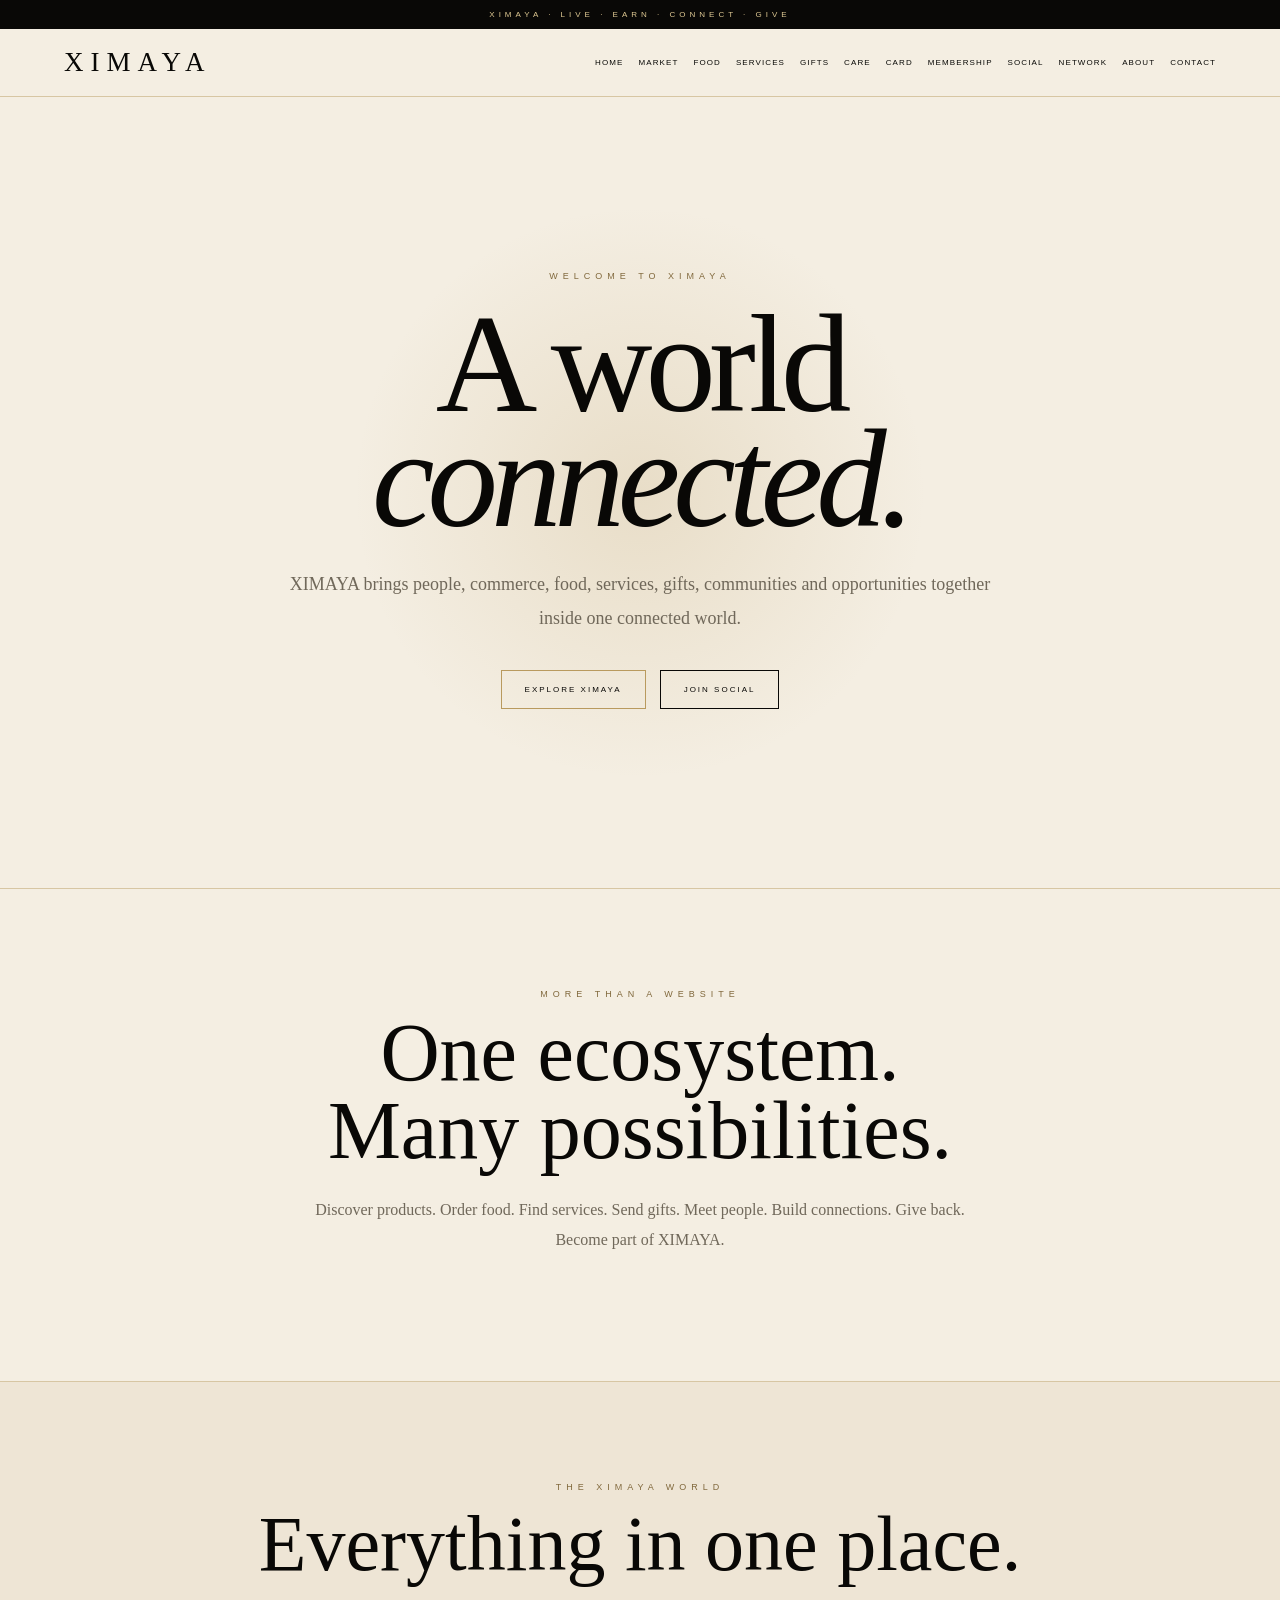
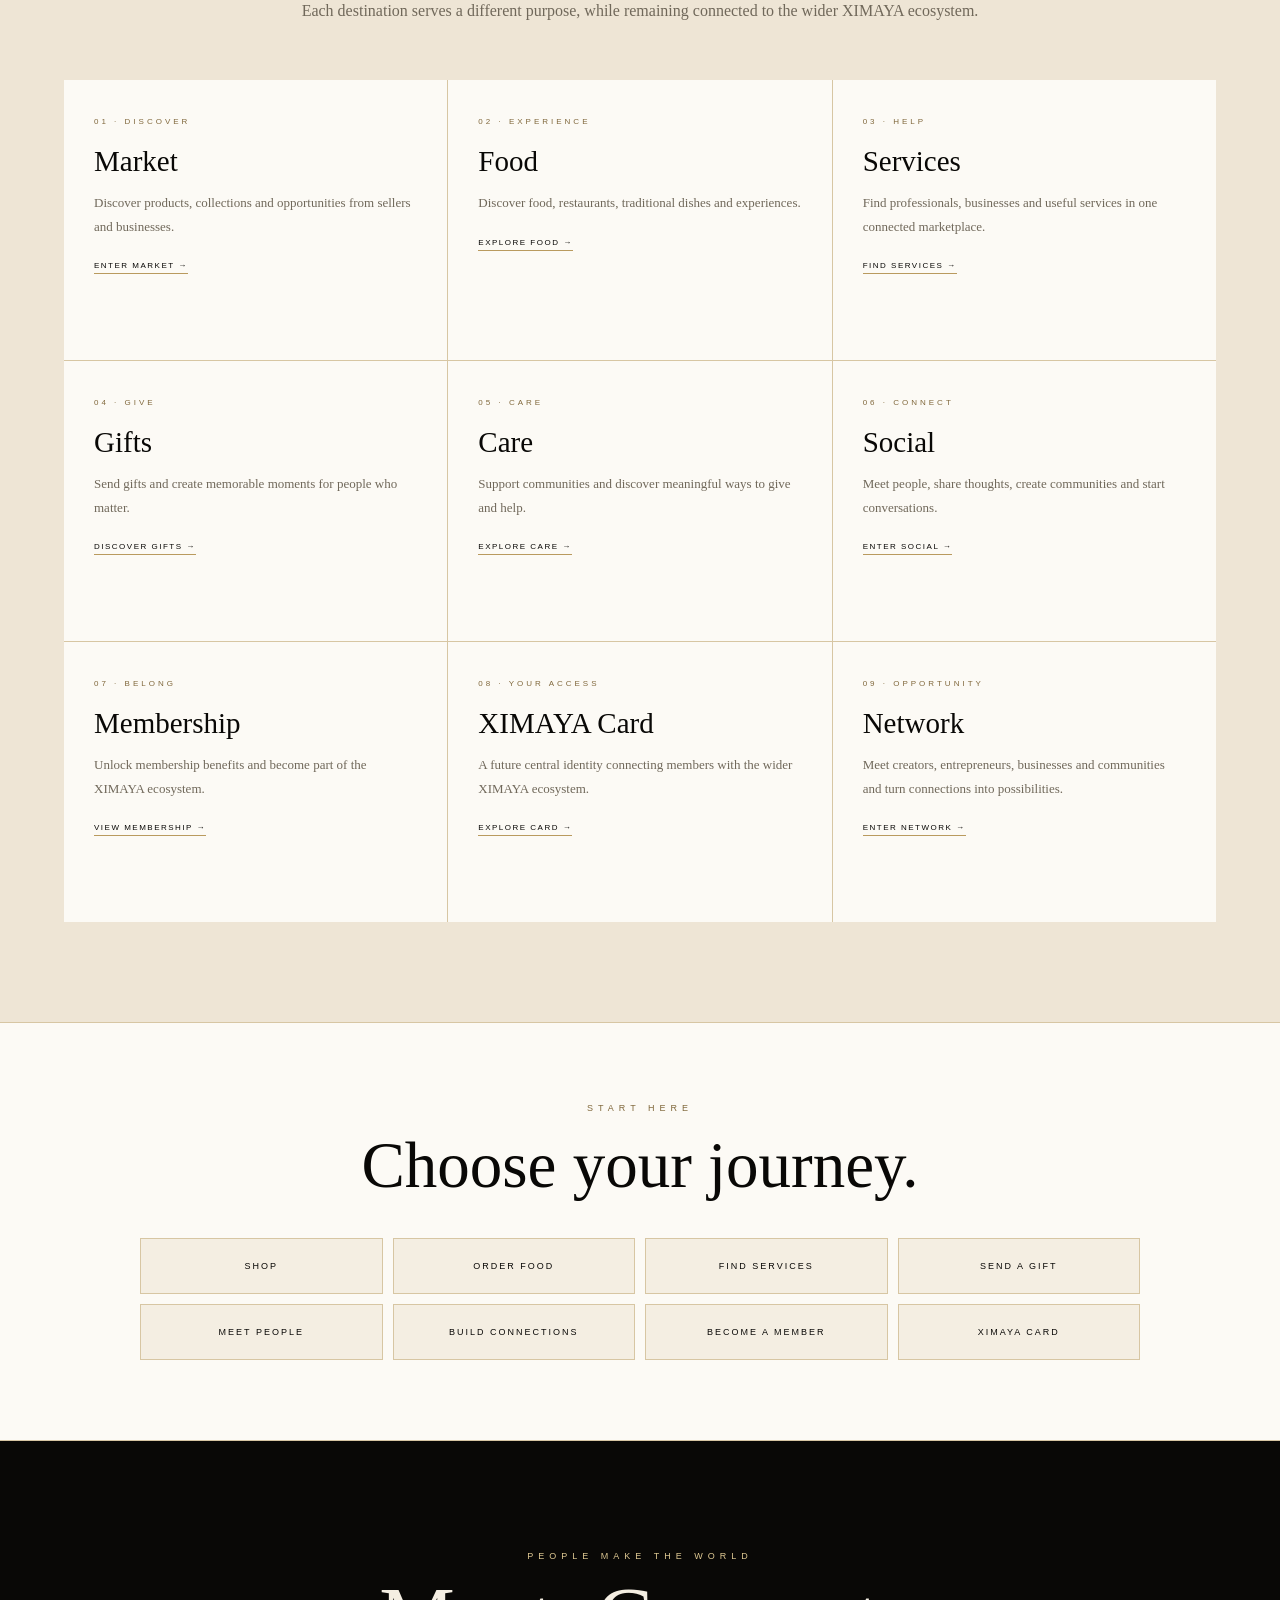
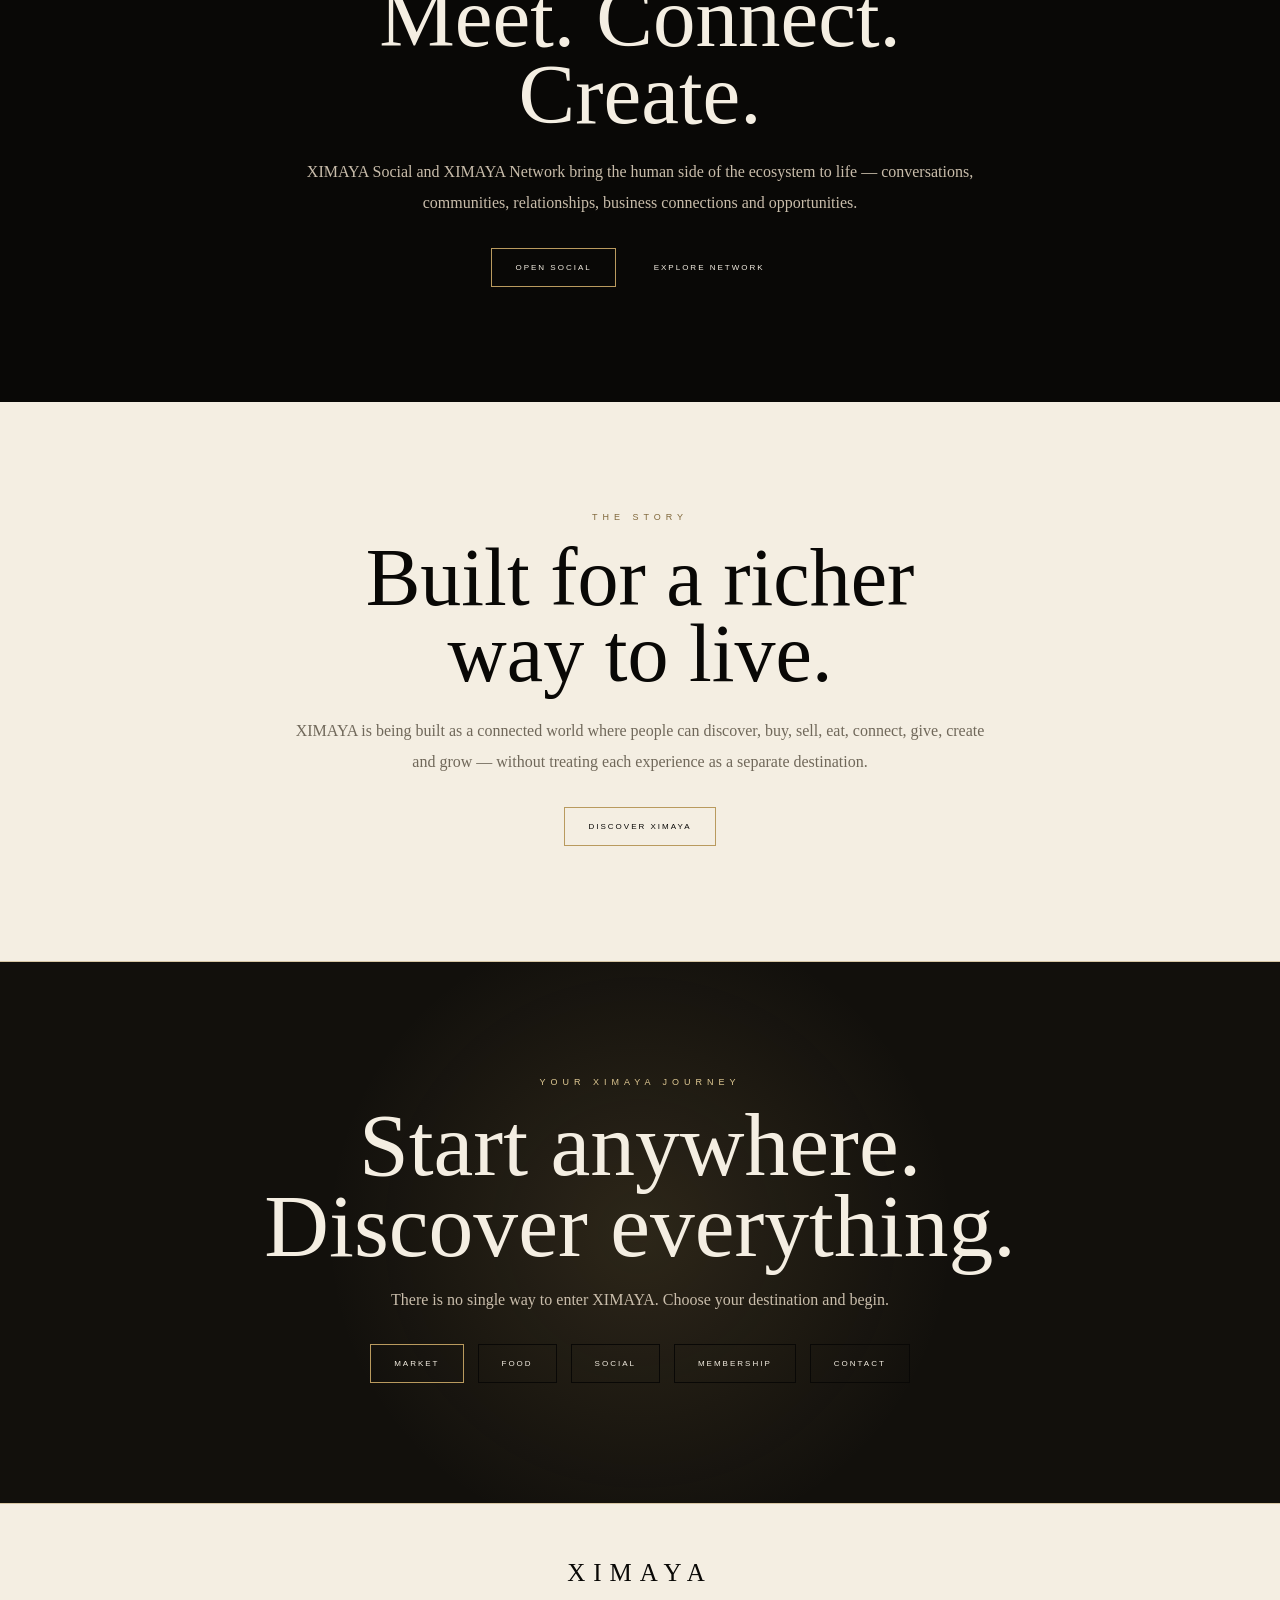
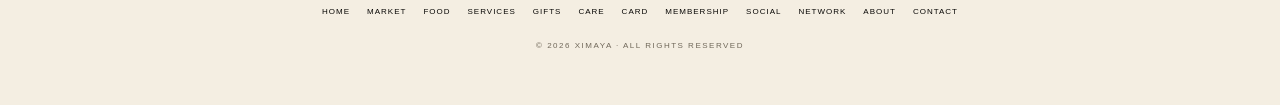
<file: index.html>
<!DOCTYPE html>
<html lang="en">
<head>
<meta charset="UTF-8">
<meta name="viewport" content="width=device-width, initial-scale=1.0">

<title>XIMAYA — A World Connected</title>

<meta name="description"
content="XIMAYA — one connected world for people, commerce, food, services, gifts, community and opportunities.">

<style>
:root{
  --black:#090806;
  --deep:#12100c;
  --cream:#f4eee2;
  --ivory:#fcfaf5;
  --gold:#b99a5e;
  --gold2:#dfc993;
  --line:#d7c6a3;
  --muted:#70685a;
}

*{
  box-sizing:border-box;
}

html{
  scroll-behavior:smooth;
}

body{
  margin:0;
  background:var(--cream);
  color:var(--black);
  font-family:Georgia,"Times New Roman",serif;
}

a{
  text-decoration:none;
  color:inherit;
}

/* TOP BAR */

.top{
  background:var(--black);
  color:var(--gold2);
  text-align:center;
  padding:10px;
  font:8px Arial,sans-serif;
  letter-spacing:4px;
  text-transform:uppercase;
}

/* NAVIGATION */

nav{
  position:sticky;
  top:0;
  z-index:1000;

  display:flex;
  justify-content:space-between;
  align-items:center;

  padding:18px 5%;

  background:rgba(244,238,226,.94);
  backdrop-filter:blur(18px);

  border-bottom:1px solid var(--line);
}

.logo{
  font-size:27px;
  letter-spacing:7px;
  white-space:nowrap;
}

.navlinks{
  display:flex;
  flex-wrap:wrap;
  justify-content:flex-end;
  gap:15px;

  font:8px Arial,sans-serif;
  letter-spacing:1.1px;
  text-transform:uppercase;
}

.navlinks a{
  transition:.2s;
}

.navlinks a:hover{
  color:#80683c;
}

/* MOBILE MENU */

.menu-btn{
  display:none;

  border:1px solid var(--black);
  background:transparent;

  padding:10px 13px;

  font:8px Arial,sans-serif;
  letter-spacing:2px;
  text-transform:uppercase;
}

/* HERO */

.hero{
  min-height:88vh;

  display:flex;
  align-items:center;
  justify-content:center;

  text-align:center;

  padding:80px 6%;

  background:
    radial-gradient(
      circle at center,
      rgba(185,154,94,.20),
      transparent 38%
    ),
    var(--cream);

  border-bottom:1px solid var(--line);
}

.hero-inner{
  max-width:1100px;
}

.eyebrow{
  color:#80683c;

  font:9px Arial,sans-serif;
  letter-spacing:5px;

  text-transform:uppercase;
}

h1{
  margin:25px 0;

  font-size:clamp(65px,11vw,145px);
  line-height:.82;
  letter-spacing:-7px;

  font-weight:400;
}

h1 em{
  font-style:italic;
}

.hero p{
  max-width:730px;

  margin:30px auto;

  color:var(--muted);

  font-size:18px;
  line-height:1.9;
}

/* BUTTONS */

.btn{
  display:inline-block;

  margin:5px;

  padding:14px 23px;

  border:1px solid var(--black);

  font:8px Arial,sans-serif;
  letter-spacing:2px;

  text-transform:uppercase;

  transition:.25s;
}

.btn:hover{
  background:var(--black);
  color:var(--cream);
  transform:translateY(-2px);
}

.btn.gold{
  border-color:var(--gold);
}

.btn.gold:hover{
  background:var(--gold);
  color:var(--black);
}

/* INTRO */

.intro{
  padding:100px 6%;

  text-align:center;

  border-bottom:1px solid var(--line);
}

.intro h2{
  max-width:900px;

  margin:15px auto;

  font-size:clamp(45px,7vw,82px);

  line-height:.95;

  font-weight:400;
}

.intro p{
  max-width:700px;

  margin:25px auto;

  color:var(--muted);

  font-size:16px;
  line-height:1.9;
}

/* WORLD */

.world{
  padding:100px 5%;

  background:#eee5d5;

  border-bottom:1px solid var(--line);
}

.heading{
  text-align:center;

  max-width:800px;

  margin:0 auto 55px;
}

.heading h2{
  margin:15px 0;

  font-size:clamp(45px,7vw,78px);

  line-height:.95;

  font-weight:400;
}

.heading p{
  color:var(--muted);
  line-height:1.8;
}

/* CARDS */

.grid{
  max-width:1200px;

  margin:auto;

  display:grid;

  grid-template-columns:repeat(3,1fr);

  gap:1px;

  background:var(--line);
}

.card{
  min-height:280px;

  padding:30px;

  background:var(--ivory);

  transition:.3s;
}

.card:hover{
  transform:translateY(-5px);

  background:#f8f0df;
}

.card span{
  color:#80683c;

  font:8px Arial,sans-serif;

  letter-spacing:3px;
}

.card h3{
  margin:17px 0 10px;

  font-size:29px;

  font-weight:400;
}

.card p{
  color:var(--muted);

  font-size:13px;

  line-height:1.8;
}

.card a{
  display:inline-block;

  margin-top:10px;

  border-bottom:1px solid var(--gold);

  padding-bottom:3px;

  font:8px Arial,sans-serif;

  letter-spacing:1.5px;

  text-transform:uppercase;
}

/* QUICK ACCESS */

.access{
  padding:80px 5%;

  background:var(--ivory);

  border-bottom:1px solid var(--line);

  text-align:center;
}

.access h2{
  font-size:clamp(38px,6vw,65px);

  font-weight:400;

  margin:15px auto 35px;
}

.access-grid{
  max-width:1000px;

  margin:auto;

  display:grid;

  grid-template-columns:repeat(4,1fr);

  gap:10px;
}

.access-item{
  padding:22px 12px;

  border:1px solid var(--line);

  background:var(--cream);

  font:9px Arial,sans-serif;

  letter-spacing:2px;

  text-transform:uppercase;

  transition:.25s;
}

.access-item:hover{
  background:var(--black);

  color:var(--cream);
}

/* SOCIAL */

.social{
  padding:110px 6%;

  background:var(--black);

  color:var(--cream);

  text-align:center;
}

.social .eyebrow{
  color:var(--gold2);
}

.social h2{
  margin:18px auto;

  max-width:900px;

  font-size:clamp(48px,7vw,85px);

  line-height:.9;

  font-weight:400;
}

.social p{
  max-width:680px;

  margin:25px auto;

  color:#c9bdab;

  line-height:1.9;
}

/* STORY */

.story{
  padding:110px 6%;

  text-align:center;

  background:var(--cream);

  border-bottom:1px solid var(--line);
}

.story h2{
  max-width:900px;

  margin:18px auto;

  font-size:clamp(48px,7vw,82px);

  line-height:.92;

  font-weight:400;
}

.story p{
  max-width:700px;

  margin:25px auto;

  color:var(--muted);

  line-height:1.9;
}

/* CTA */

.cta{
  padding:115px 6%;

  text-align:center;

  background:
    radial-gradient(
      circle at center,
      rgba(185,154,94,.16),
      transparent 45%
    ),
    var(--deep);

  color:var(--cream);
}

.cta .eyebrow{
  color:var(--gold2);
}

.cta h2{
  max-width:900px;

  margin:18px auto;

  font-size:clamp(50px,7vw,90px);

  line-height:.9;

  font-weight:400;
}

.cta p{
  max-width:650px;

  margin:25px auto 30px;

  color:#c9bdab;
}

/* FOOTER */

footer{
  padding:55px 5%;

  text-align:center;

  border-top:1px solid var(--line);
}

.footer-logo{
  font-size:25px;

  letter-spacing:8px;
}

.footer-links{
  display:flex;

  flex-wrap:wrap;

  justify-content:center;

  gap:17px;

  margin-top:20px;

  font:8px Arial,sans-serif;

  letter-spacing:1px;

  text-transform:uppercase;
}

.footer-links a:hover{
  color:#80683c;
}

.copy{
  margin-top:25px;

  color:var(--muted);

  font:8px Arial,sans-serif;

  letter-spacing:1.5px;
}

/* MOBILE */

@media(max-width:850px){

  nav{
    padding:15px 5%;
  }

  .navlinks{
    display:none;

    position:absolute;

    top:100%;

    left:0;

    width:100%;

    padding:20px;

    background:var(--cream);

    border-bottom:1px solid var(--line);

    flex-direction:column;

    align-items:center;
  }

  .navlinks.show{
    display:flex;
  }

  .menu-btn{
    display:block;
  }

  .grid{
    grid-template-columns:1fr 1fr;
  }

  .access-grid{
    grid-template-columns:1fr 1fr;
  }
}

@media(max-width:550px){

  .grid{
    grid-template-columns:1fr;
  }

  .access-grid{
    grid-template-columns:1fr;
  }

  h1{
    font-size:60px;

    letter-spacing:-4px;
  }

  .hero{
    min-height:78vh;

    padding:60px 5%;
  }

  .hero p{
    font-size:15px;
  }

  .intro,
  .world,
  .social,
  .story,
  .cta{
    padding-top:75px;
    padding-bottom:75px;
  }
}
</style>
</head>


<body>

<!-- TOP BAR -->

<div class="top">
XIMAYA · LIVE · EARN · CONNECT · GIVE
</div>


<!-- NAVIGATION -->

<nav>

<a class="logo" href="index.html">
XIMAYA
</a>

<button class="menu-btn" onclick="toggleMenu()">
MENU
</button>

<div class="navlinks" id="navLinks">

<a href="index.html">Home</a>
<a href="market.html">Market</a>
<a href="food.html">Food</a>
<a href="services.html">Services</a>
<a href="gifts.html">Gifts</a>
<a href="care.html">Care</a>
<a href="card.html">Card</a>
<a href="membership.html">Membership</a>
<a href="social.html">Social</a>
<a href="network.html">Network</a>
<a href="about.html">About</a>
<a href="contact.html">Contact</a>

</div>

</nav>


<!-- HERO -->

<section class="hero">

<div class="hero-inner">

<div class="eyebrow">
Welcome to XIMAYA
</div>

<h1>
A world<br>
<em>connected.</em>
</h1>

<p>
XIMAYA brings people, commerce, food, services,
gifts, communities and opportunities together
inside one connected world.
</p>

<a class="btn gold" href="#world">
Explore XIMAYA
</a>

<a class="btn" href="social.html">
Join Social
</a>

</div>

</section>


<!-- INTRO -->

<section class="intro">

<div class="eyebrow">
More Than A Website
</div>

<h2>
One ecosystem.<br>
Many possibilities.
</h2>

<p>
Discover products. Order food. Find services.
Send gifts. Meet people. Build connections.
Give back. Become part of XIMAYA.
</p>

</section>


<!-- WORLD -->

<section class="world" id="world">

<div class="heading">

<div class="eyebrow">
The XIMAYA World
</div>

<h2>
Everything in one place.
</h2>

<p>
Each destination serves a different purpose,
while remaining connected to the wider XIMAYA ecosystem.
</p>

</div>


<div class="grid">


<div class="card">

<span>01 · DISCOVER</span>

<h3>Market</h3>

<p>
Discover products, collections and opportunities
from sellers and businesses.
</p>

<a href="market.html">
Enter Market →
</a>

</div>


<div class="card">

<span>02 · EXPERIENCE</span>

<h3>Food</h3>

<p>
Discover food, restaurants, traditional dishes
and experiences.
</p>

<a href="food.html">
Explore Food →
</a>

</div>


<div class="card">

<span>03 · HELP</span>

<h3>Services</h3>

<p>
Find professionals, businesses and useful services
in one connected marketplace.
</p>

<a href="services.html">
Find Services →
</a>

</div>


<div class="card">

<span>04 · GIVE</span>

<h3>Gifts</h3>

<p>
Send gifts and create memorable moments
for people who matter.
</p>

<a href="gifts.html">
Discover Gifts →
</a>

</div>


<div class="card">

<span>05 · CARE</span>

<h3>Care</h3>

<p>
Support communities and discover meaningful
ways to give and help.
</p>

<a href="care.html">
Explore Care →
</a>

</div>


<div class="card">

<span>06 · CONNECT</span>

<h3>Social</h3>

<p>
Meet people, share thoughts, create communities
and start conversations.
</p>

<a href="social.html">
Enter Social →
</a>

</div>


<div class="card">

<span>07 · BELONG</span>

<h3>Membership</h3>

<p>
Unlock membership benefits and become part
of the XIMAYA ecosystem.
</p>

<a href="membership.html">
View Membership →
</a>

</div>


<div class="card">

<span>08 · YOUR ACCESS</span>

<h3>XIMAYA Card</h3>

<p>
A future central identity connecting members
with the wider XIMAYA ecosystem.
</p>

<a href="card.html">
Explore Card →
</a>

</div>


<div class="card">

<span>09 · OPPORTUNITY</span>

<h3>Network</h3>

<p>
Meet creators, entrepreneurs, businesses and
communities and turn connections into possibilities.
</p>

<a href="network.html">
Enter Network →
</a>

</div>


</div>

</section>


<!-- QUICK ACCESS -->

<section class="access">

<div class="eyebrow">
Start Here
</div>

<h2>
Choose your journey.
</h2>

<div class="access-grid">

<a class="access-item" href="market.html">
Shop
</a>

<a class="access-item" href="food.html">
Order Food
</a>

<a class="access-item" href="services.html">
Find Services
</a>

<a class="access-item" href="gifts.html">
Send a Gift
</a>

<a class="access-item" href="social.html">
Meet People
</a>

<a class="access-item" href="network.html">
Build Connections
</a>

<a class="access-item" href="membership.html">
Become a Member
</a>

<a class="access-item" href="card.html">
XIMAYA Card
</a>

</div>

</section>


<!-- SOCIAL -->

<section class="social">

<div class="eyebrow">
People Make The World
</div>

<h2>
Meet. Connect.<br>
Create.
</h2>

<p>
XIMAYA Social and XIMAYA Network bring
the human side of the ecosystem to life —
conversations, communities, relationships,
business connections and opportunities.
</p>

<a class="btn gold" href="social.html">
Open Social
</a>

<a class="btn" href="network.html">
Explore Network
</a>

</section>


<!-- STORY -->

<section class="story">

<div class="eyebrow">
The Story
</div>

<h2>
Built for a richer<br>
way to live.
</h2>

<p>
XIMAYA is being built as a connected world where
people can discover, buy, sell, eat, connect,
give, create and grow — without treating each
experience as a separate destination.
</p>

<a class="btn gold" href="about.html">
Discover XIMAYA
</a>

</section>


<!-- FINAL CTA -->

<section class="cta">

<div class="eyebrow">
Your XIMAYA Journey
</div>

<h2>
Start anywhere.<br>
Discover everything.
</h2>

<p>
There is no single way to enter XIMAYA.
Choose your destination and begin.
</p>

<a class="btn gold" href="market.html">
Market
</a>

<a class="btn" href="food.html">
Food
</a>

<a class="btn" href="social.html">
Social
</a>

<a class="btn" href="membership.html">
Membership
</a>

<a class="btn" href="contact.html">
Contact
</a>

</section>


<!-- FOOTER -->

<footer>

<div class="footer-logo">
XIMAYA
</div>

<div class="footer-links">

<a href="index.html">Home</a>
<a href="market.html">Market</a>
<a href="food.html">Food</a>
<a href="services.html">Services</a>
<a href="gifts.html">Gifts</a>
<a href="care.html">Care</a>
<a href="card.html">Card</a>
<a href="membership.html">Membership</a>
<a href="social.html">Social</a>
<a href="network.html">Network</a>
<a href="about.html">About</a>
<a href="contact.html">Contact</a>

</div>

<div class="copy">
© 2026 XIMAYA · ALL RIGHTS RESERVED
</div>

</footer>


<script>

function toggleMenu(){

  const menu = document.getElementById("navLinks");

  menu.classList.toggle("show");

}

</script>

</body>
</html>
</file>
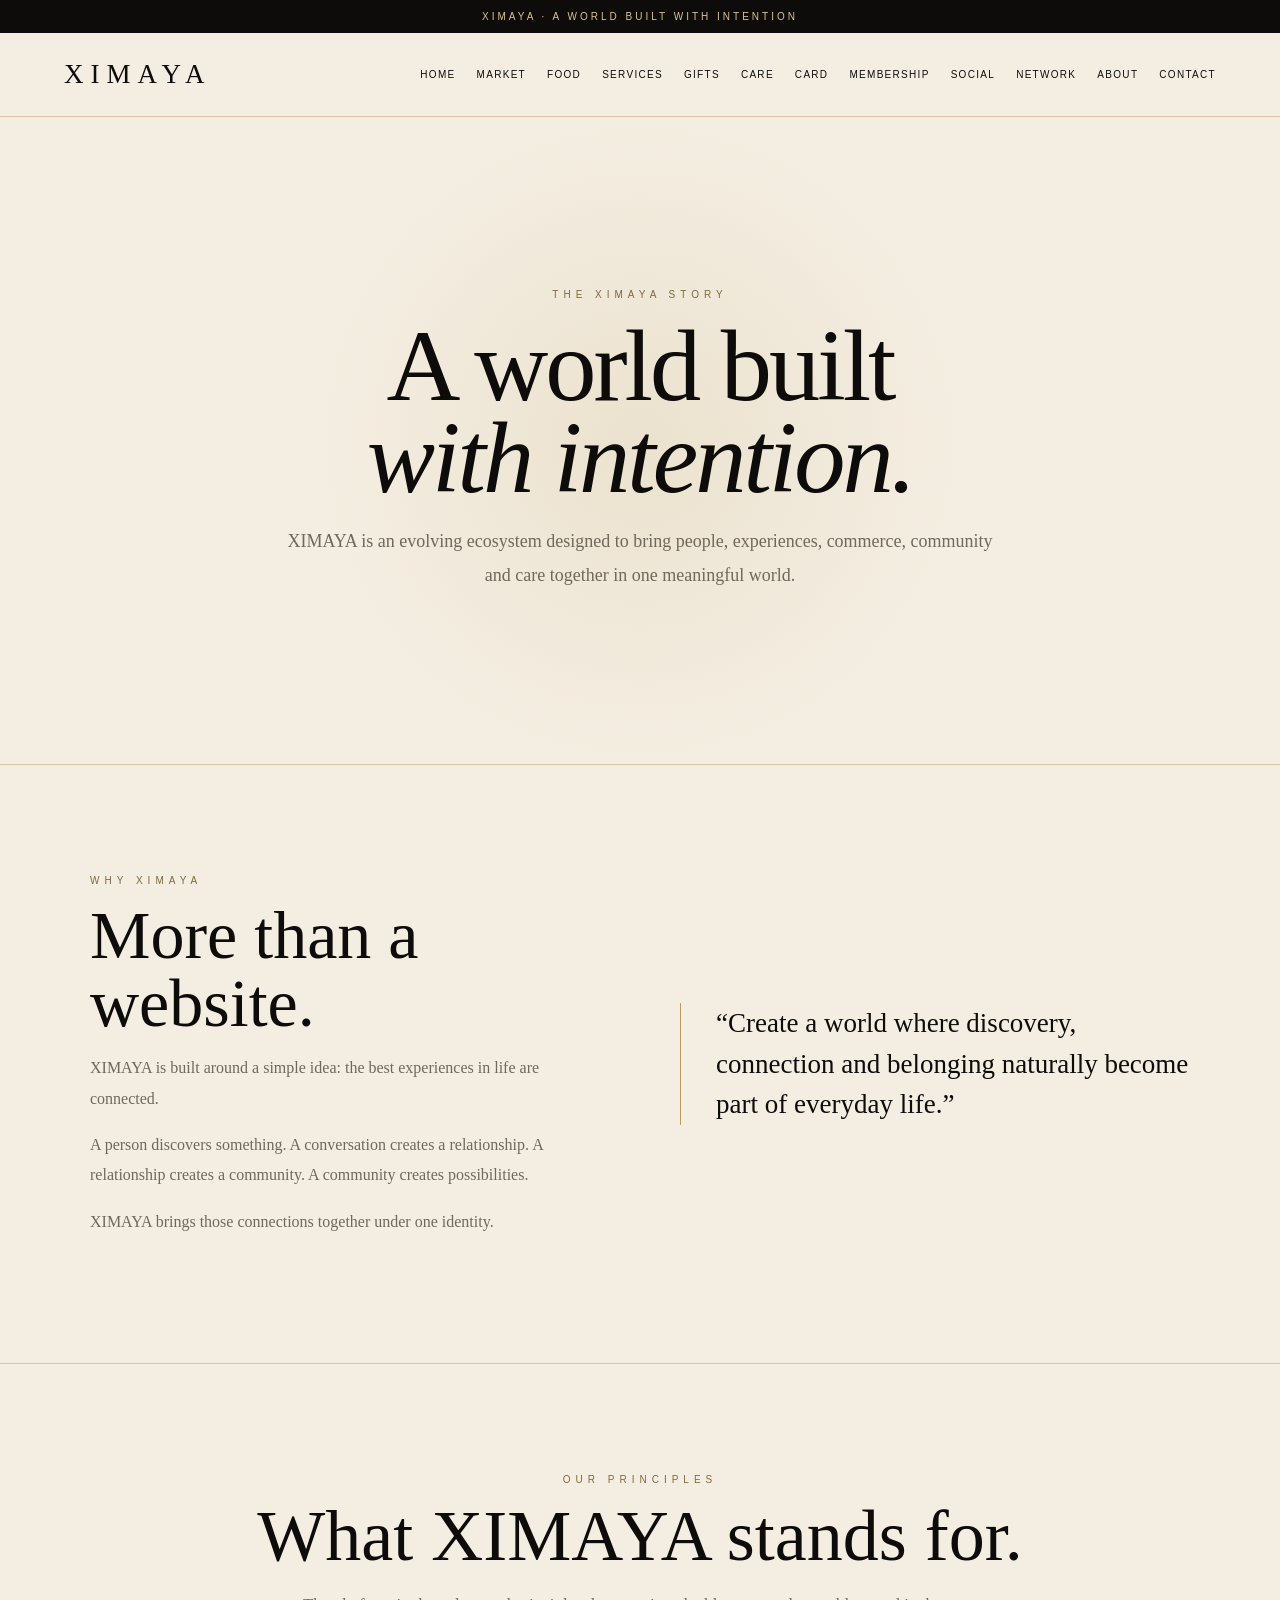
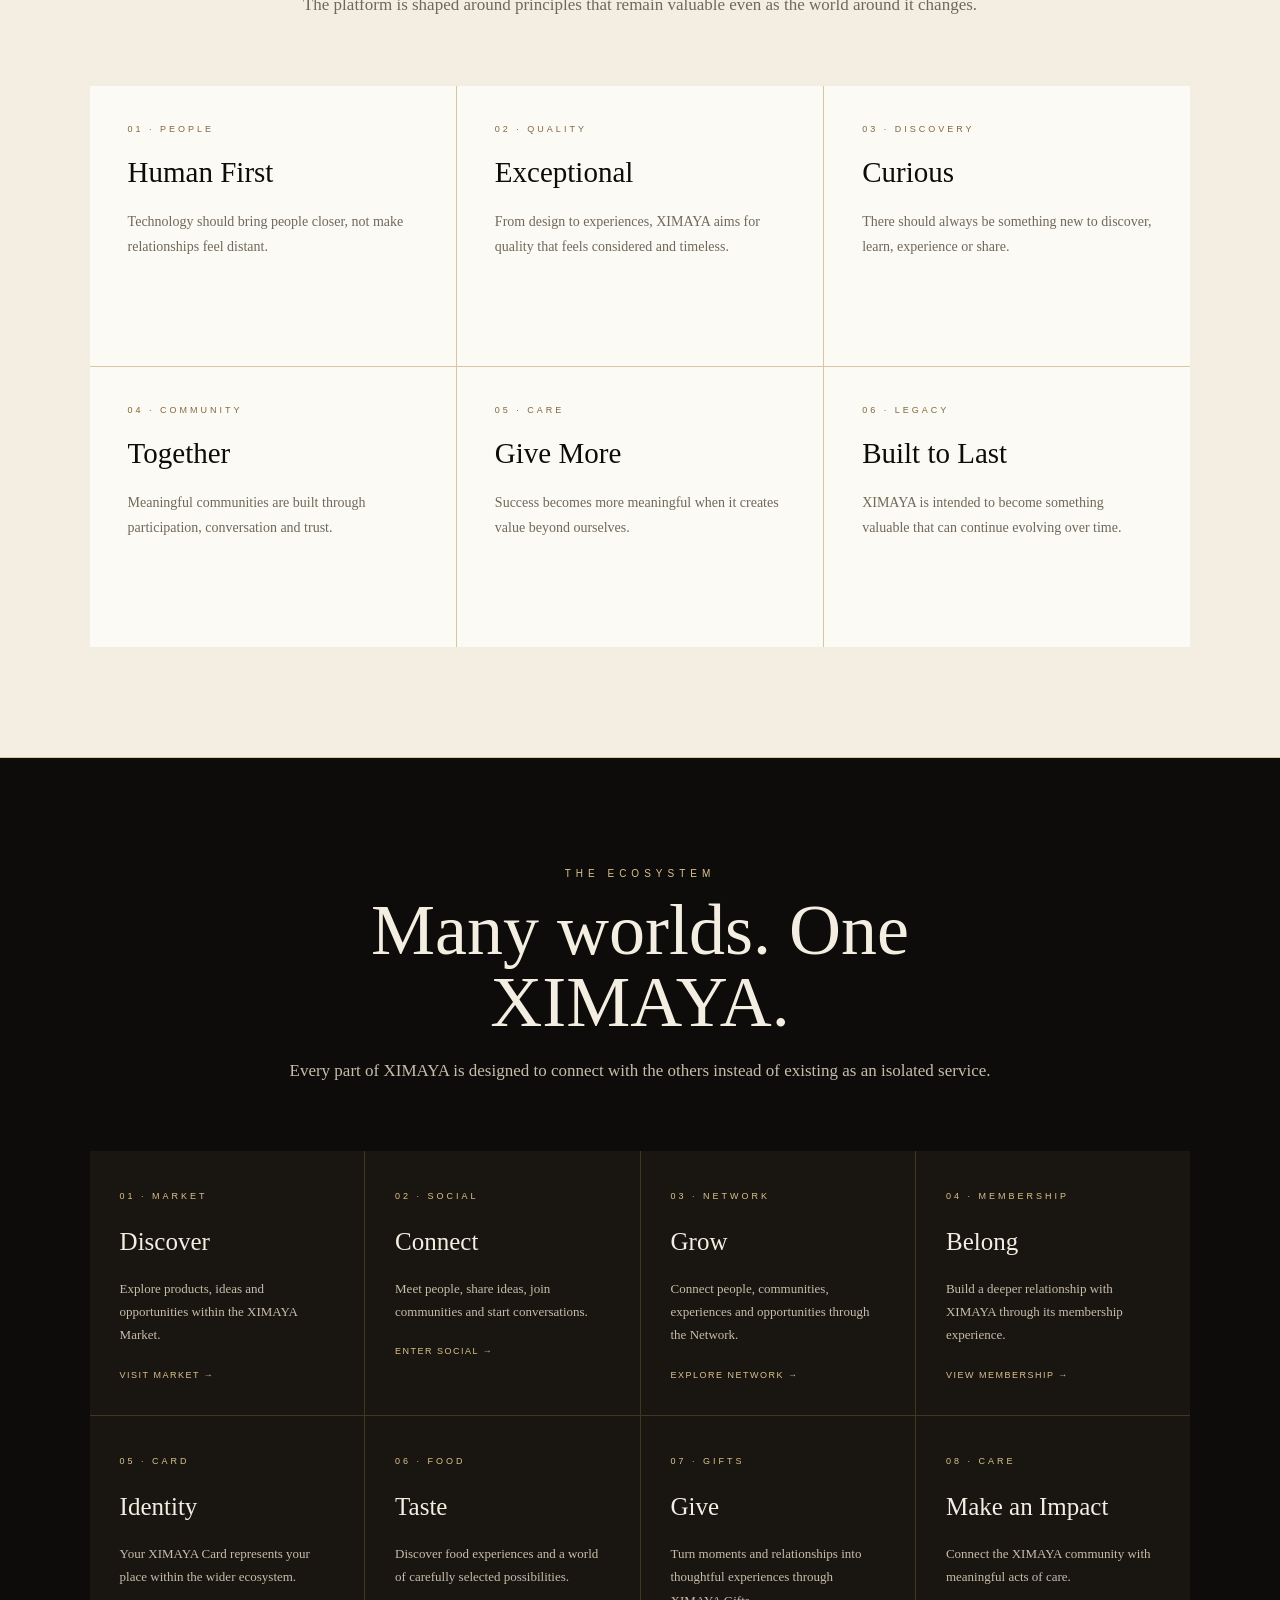
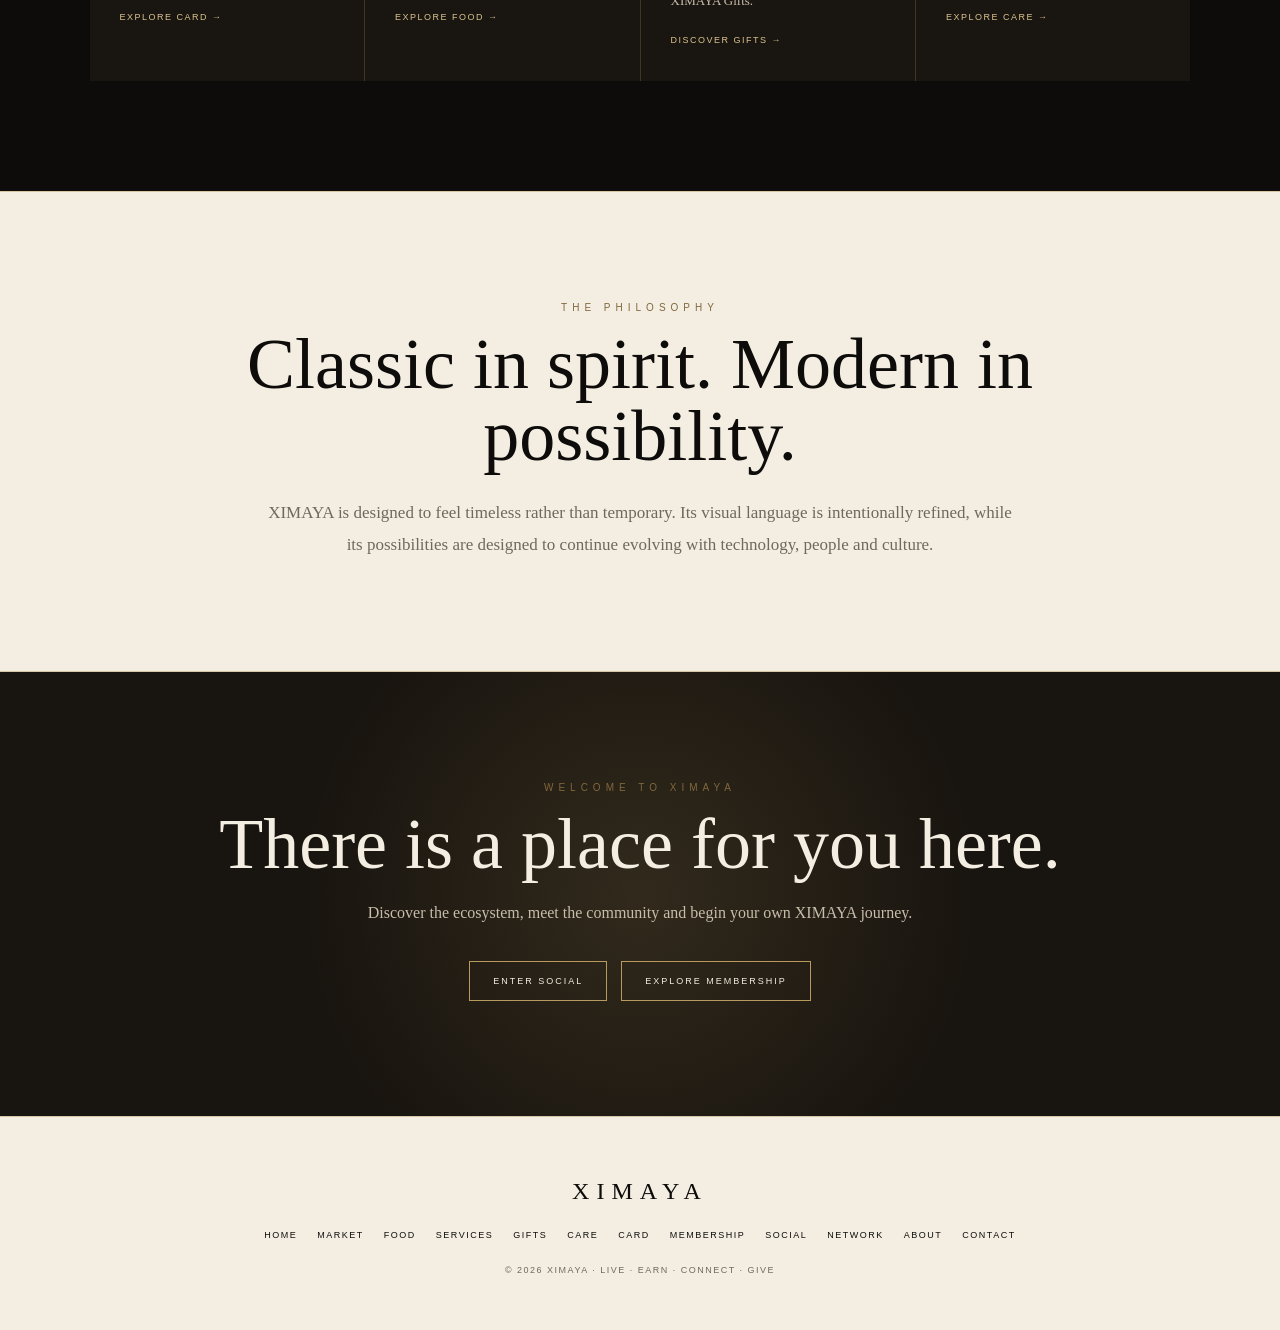
<file: about.html>
<!DOCTYPE html>
<html lang="en">
<head>
<meta charset="UTF-8">
<meta name="viewport" content="width=device-width, initial-scale=1.0">

<title>About XIMAYA — A World Built With Intention</title>

<meta name="description" content="Discover the vision, philosophy and ecosystem behind XIMAYA.">

<style>

:root{
  --black:#0d0c0a;
  --deep:#18140f;
  --cream:#f4eee2;
  --ivory:#fcfaf5;
  --gold:#b99a5e;
  --gold-light:#dcc38d;
  --line:#d7c6a3;
  --muted:#70685a;
  --soft:#e9dfcd;
}

*{
  box-sizing:border-box;
}

html{
  scroll-behavior:smooth;
}

body{
  margin:0;
  background:var(--cream);
  color:var(--black);
  font-family:Georgia,"Times New Roman",serif;
  line-height:1.6;
}

a{
  color:inherit;
  text-decoration:none;
}

.topbar{
  background:var(--black);
  color:var(--gold-light);
  text-align:center;
  padding:11px;
  font:10px Arial,sans-serif;
  letter-spacing:3px;
  text-transform:uppercase;
}

.nav{
  position:sticky;
  top:0;
  z-index:50;
  display:flex;
  align-items:center;
  justify-content:space-between;
  padding:20px 5%;
  background:#f4eee2ed;
  backdrop-filter:blur(15px);
  border-bottom:1px solid var(--line);
}

.logo{
  font-size:27px;
  letter-spacing:7px;
}

.links{
  display:flex;
  gap:21px;
  font:10px Arial,sans-serif;
  letter-spacing:1.3px;
  text-transform:uppercase;
}

.links a:hover{
  color:#80683c;
}


/* HERO */

.hero{
  min-height:72vh;
  display:flex;
  align-items:center;
  justify-content:center;
  text-align:center;
  padding:100px 6%;
  border-bottom:1px solid var(--line);

  background:
    radial-gradient(
      circle at center,
      rgba(185,154,94,.15),
      transparent 45%
    ),
    var(--cream);
}

.eyebrow{
  color:#80683c;
  font:10px Arial,sans-serif;
  letter-spacing:5px;
  text-transform:uppercase;
}

.hero h1{
  margin:20px 0;
  font-size:clamp(55px,8vw,105px);
  line-height:.9;
  font-weight:400;
  letter-spacing:-3px;
}

.hero h1 em{
  font-style:italic;
}

.hero p{
  max-width:720px;
  margin:auto;
  color:var(--muted);
  font-size:18px;
  line-height:1.9;
}


/* GENERAL */

.section{
  padding:110px 7%;
  border-bottom:1px solid var(--line);
}

.heading{
  max-width:820px;
  margin:0 auto 65px;
  text-align:center;
}

.heading h2{
  margin:15px 0;
  font-size:clamp(42px,6vw,72px);
  line-height:1;
  font-weight:400;
}

.heading p{
  color:var(--muted);
  font-size:17px;
  line-height:1.85;
}


/* STORY */

.story{
  max-width:1100px;
  margin:auto;
  display:grid;
  grid-template-columns:1fr 1fr;
  gap:80px;
  align-items:center;
}

.story h2{
  margin:15px 0;
  font-size:clamp(42px,6vw,68px);
  line-height:1;
  font-weight:400;
}

.story p{
  color:var(--muted);
  font-size:16px;
  line-height:1.9;
}

.quote{
  border-left:1px solid var(--gold);
  padding-left:35px;
}

.quote p{
  margin:0;
  color:var(--black);
  font-size:27px;
  line-height:1.5;
}


/* VALUES */

.values{
  max-width:1200px;
  margin:auto;

  display:grid;
  grid-template-columns:repeat(3,1fr);

  gap:1px;

  background:var(--line);
}

.value{
  min-height:280px;

  padding:38px;

  background:var(--ivory);

  transition:.3s ease;
}

.value:hover{
  background:#f8f0df;
  transform:translateY(-5px);
}

.number{
  color:#80683c;
  font:9px Arial,sans-serif;
  letter-spacing:3px;
}

.value h3{
  margin:15px 0 10px;

  font-size:29px;

  font-weight:400;
}

.value p{
  color:var(--muted);
  font-size:14px;
  line-height:1.8;
}


/* ECOSYSTEM */

.dark{
  background:var(--black);
  color:var(--cream);
}

.dark .eyebrow{
  color:var(--gold-light);
}

.dark .heading p{
  color:#c8bdab;
}

.ecosystem{
  max-width:1200px;
  margin:auto;

  display:grid;
  grid-template-columns:repeat(4,1fr);

  gap:1px;

  background:rgba(185,154,94,.3);
}

.eco{
  min-height:260px;

  padding:30px;

  background:#191511;
}

.eco span{
  color:var(--gold-light);

  font:9px Arial,sans-serif;

  letter-spacing:3px;
}

.eco h3{
  margin:15px 0;

  font-size:25px;

  font-weight:400;
}

.eco p{
  color:#c8bdab;

  font-size:13px;

  line-height:1.8;
}

.eco a{
  display:inline-block;

  margin-top:10px;

  color:var(--gold-light);

  font:9px Arial,sans-serif;

  letter-spacing:1.5px;

  text-transform:uppercase;
}


/* PHILOSOPHY */

.philosophy{
  max-width:1050px;
  margin:auto;

  text-align:center;
}

.philosophy h2{
  max-width:850px;

  margin:15px auto 25px;

  font-size:clamp(42px,6vw,72px);

  line-height:1;

  font-weight:400;
}

.philosophy p{
  max-width:750px;

  margin:auto;

  color:var(--muted);

  font-size:17px;

  line-height:1.9;
}


/* CTA */

.cta{
  padding:110px 6%;

  text-align:center;

  color:var(--cream);

  background:
    radial-gradient(
      circle at center,
      rgba(185,154,94,.16),
      transparent 50%
    ),
    var(--deep);
}

.cta h2{
  max-width:850px;

  margin:15px auto;

  font-size:clamp(42px,6vw,72px);

  line-height:1;

  font-weight:400;
}

.cta p{
  max-width:650px;

  margin:20px auto 30px;

  color:#c8bdab;
}

.button{
  display:inline-block;

  margin:5px;

  padding:14px 23px;

  border:1px solid var(--gold);

  color:var(--cream);

  font:9px Arial,sans-serif;

  letter-spacing:2px;

  text-transform:uppercase;

  transition:.3s ease;
}

.button:hover{
  background:var(--gold);

  color:var(--black);
}


/* FOOTER */

.footer{
  padding:55px 6%;

  text-align:center;

  border-top:1px solid var(--line);
}

.footer-logo{
  font-size:24px;

  letter-spacing:7px;
}

.footer-links{
  display:flex;

  justify-content:center;

  flex-wrap:wrap;

  gap:20px;

  margin-top:20px;

  font:9px Arial,sans-serif;

  letter-spacing:1.5px;

  text-transform:uppercase;
}

.footer-links a:hover{
  color:#80683c;
}

.copy{
  margin-top:25px;

  color:var(--muted);

  font:9px Arial,sans-serif;

  letter-spacing:1.5px;
}


/* RESPONSIVE */

@media(max-width:1000px){

  .links{
    display:none;
  }

  .story{
    grid-template-columns:1fr;

    gap:45px;
  }

  .values{
    grid-template-columns:1fr 1fr;
  }

  .ecosystem{
    grid-template-columns:1fr 1fr;
  }

}

@media(max-width:600px){

  .hero h1{
    font-size:53px;
  }

  .section{
    padding:75px 6%;
  }

  .values,
  .ecosystem{
    grid-template-columns:1fr;
  }

  .quote{
    padding-left:22px;
  }

}

</style>
</head>


<body>


<div class="topbar">
XIMAYA · A WORLD BUILT WITH INTENTION
</div>


<nav class="nav">

<a class="logo" href="index.html">
XIMAYA
</a>

<div class="links">

<a href="index.html">Home</a>

<a href="market.html">Market</a>

<a href="food.html">Food</a>

<a href="services.html">Services</a>

<a href="gifts.html">Gifts</a>

<a href="care.html">Care</a>

<a href="card.html">Card</a>

<a href="membership.html">Membership</a>

<a href="social.html">Social</a>

<a href="network.html">Network</a>

<a href="about.html">About</a>

<a href="contact.html">Contact</a>

</div>

</nav>


<!-- HERO -->

<section class="hero">

<div>

<div class="eyebrow">
The XIMAYA Story
</div>

<h1>
A world built<br>
<em>with intention.</em>
</h1>

<p>
XIMAYA is an evolving ecosystem designed to bring
people, experiences, commerce, community and care
together in one meaningful world.
</p>

</div>

</section>


<!-- STORY -->

<section class="section">

<div class="story">

<div>

<div class="eyebrow">
Why XIMAYA
</div>

<h2>
More than a website.
</h2>

<p>
XIMAYA is built around a simple idea:
the best experiences in life are connected.
</p>

<p>
A person discovers something.
A conversation creates a relationship.
A relationship creates a community.
A community creates possibilities.
</p>

<p>
XIMAYA brings those connections together
under one identity.
</p>

</div>


<div class="quote">

<p>
“Create a world where discovery,
connection and belonging naturally
become part of everyday life.”
</p>

</div>

</div>

</section>


<!-- VALUES -->

<section class="section">

<div class="heading">

<div class="eyebrow">
Our Principles
</div>

<h2>
What XIMAYA stands for.
</h2>

<p>
The platform is shaped around principles that
remain valuable even as the world around it changes.
</p>

</div>


<div class="values">


<div class="value">

<div class="number">
01 · PEOPLE
</div>

<h3>
Human First
</h3>

<p>
Technology should bring people closer,
not make relationships feel distant.
</p>

</div>


<div class="value">

<div class="number">
02 · QUALITY
</div>

<h3>
Exceptional
</h3>

<p>
From design to experiences, XIMAYA aims
for quality that feels considered and timeless.
</p>

</div>


<div class="value">

<div class="number">
03 · DISCOVERY
</div>

<h3>
Curious
</h3>

<p>
There should always be something new to
discover, learn, experience or share.
</p>

</div>


<div class="value">

<div class="number">
04 · COMMUNITY
</div>

<h3>
Together
</h3>

<p>
Meaningful communities are built through
participation, conversation and trust.
</p>

</div>


<div class="value">

<div class="number">
05 · CARE
</div>

<h3>
Give More
</h3>

<p>
Success becomes more meaningful when
it creates value beyond ourselves.
</p>

</div>


<div class="value">

<div class="number">
06 · LEGACY
</div>

<h3>
Built to Last
</h3>

<p>
XIMAYA is intended to become something
valuable that can continue evolving over time.
</p>

</div>


</div>

</section>


<!-- ECOSYSTEM -->

<section class="section dark">

<div class="heading">

<div class="eyebrow">
The Ecosystem
</div>

<h2>
Many worlds. One XIMAYA.
</h2>

<p>
Every part of XIMAYA is designed to connect with
the others instead of existing as an isolated service.
</p>

</div>


<div class="ecosystem">


<div class="eco">

<span>01 · MARKET</span>

<h3>
Discover
</h3>

<p>
Explore products, ideas and opportunities
within the XIMAYA Market.
</p>

<a href="market.html">
Visit Market →
</a>

</div>


<div class="eco">

<span>02 · SOCIAL</span>

<h3>
Connect
</h3>

<p>
Meet people, share ideas, join communities
and start conversations.
</p>

<a href="social.html">
Enter Social →
</a>

</div>


<div class="eco">

<span>03 · NETWORK</span>

<h3>
Grow
</h3>

<p>
Connect people, communities, experiences
and opportunities through the Network.
</p>

<a href="network.html">
Explore Network →
</a>

</div>


<div class="eco">

<span>04 · MEMBERSHIP</span>

<h3>
Belong
</h3>

<p>
Build a deeper relationship with XIMAYA
through its membership experience.
</p>

<a href="membership.html">
View Membership →
</a>

</div>


<div class="eco">

<span>05 · CARD</span>

<h3>
Identity
</h3>

<p>
Your XIMAYA Card represents your place
within the wider ecosystem.
</p>

<a href="card.html">
Explore Card →
</a>

</div>


<div class="eco">

<span>06 · FOOD</span>

<h3>
Taste
</h3>

<p>
Discover food experiences and a world
of carefully selected possibilities.
</p>

<a href="food.html">
Explore Food →
</a>

</div>


<div class="eco">

<span>07 · GIFTS</span>

<h3>
Give
</h3>

<p>
Turn moments and relationships into
thoughtful experiences through XIMAYA Gifts.
</p>

<a href="gifts.html">
Discover Gifts →
</a>

</div>


<div class="eco">

<span>08 · CARE</span>

<h3>
Make an Impact
</h3>

<p>
Connect the XIMAYA community with
meaningful acts of care.
</p>

<a href="care.html">
Explore Care →
</a>

</div>


</div>

</section>


<!-- PHILOSOPHY -->

<section class="section">

<div class="philosophy">

<div class="eyebrow">
The Philosophy
</div>

<h2>
Classic in spirit.
Modern in possibility.
</h2>

<p>
XIMAYA is designed to feel timeless rather than temporary.
Its visual language is intentionally refined, while its
possibilities are designed to continue evolving with
technology, people and culture.
</p>

</div>

</section>


<!-- CTA -->

<section class="cta">

<div class="eyebrow">
Welcome to XIMAYA
</div>

<h2>
There is a place for you here.
</h2>

<p>
Discover the ecosystem, meet the community and
begin your own XIMAYA journey.
</p>

<a class="button" href="social.html">
Enter Social
</a>

<a class="button" href="membership.html">
Explore Membership
</a>

</section>


<!-- FOOTER -->

<footer class="footer">

<div class="footer-logo">
XIMAYA
</div>

<div class="footer-links">

<a href="index.html">Home</a>

<a href="market.html">Market</a>

<a href="food.html">Food</a>

<a href="services.html">Services</a>

<a href="gifts.html">Gifts</a>

<a href="care.html">Care</a>

<a href="card.html">Card</a>

<a href="membership.html">Membership</a>

<a href="social.html">Social</a>

<a href="network.html">Network</a>

<a href="about.html">About</a>

<a href="contact.html">Contact</a>

</div>

<div class="copy">
© 2026 XIMAYA · LIVE · EARN · CONNECT · GIVE
</div>

</footer>


</body>
</html>
</file>
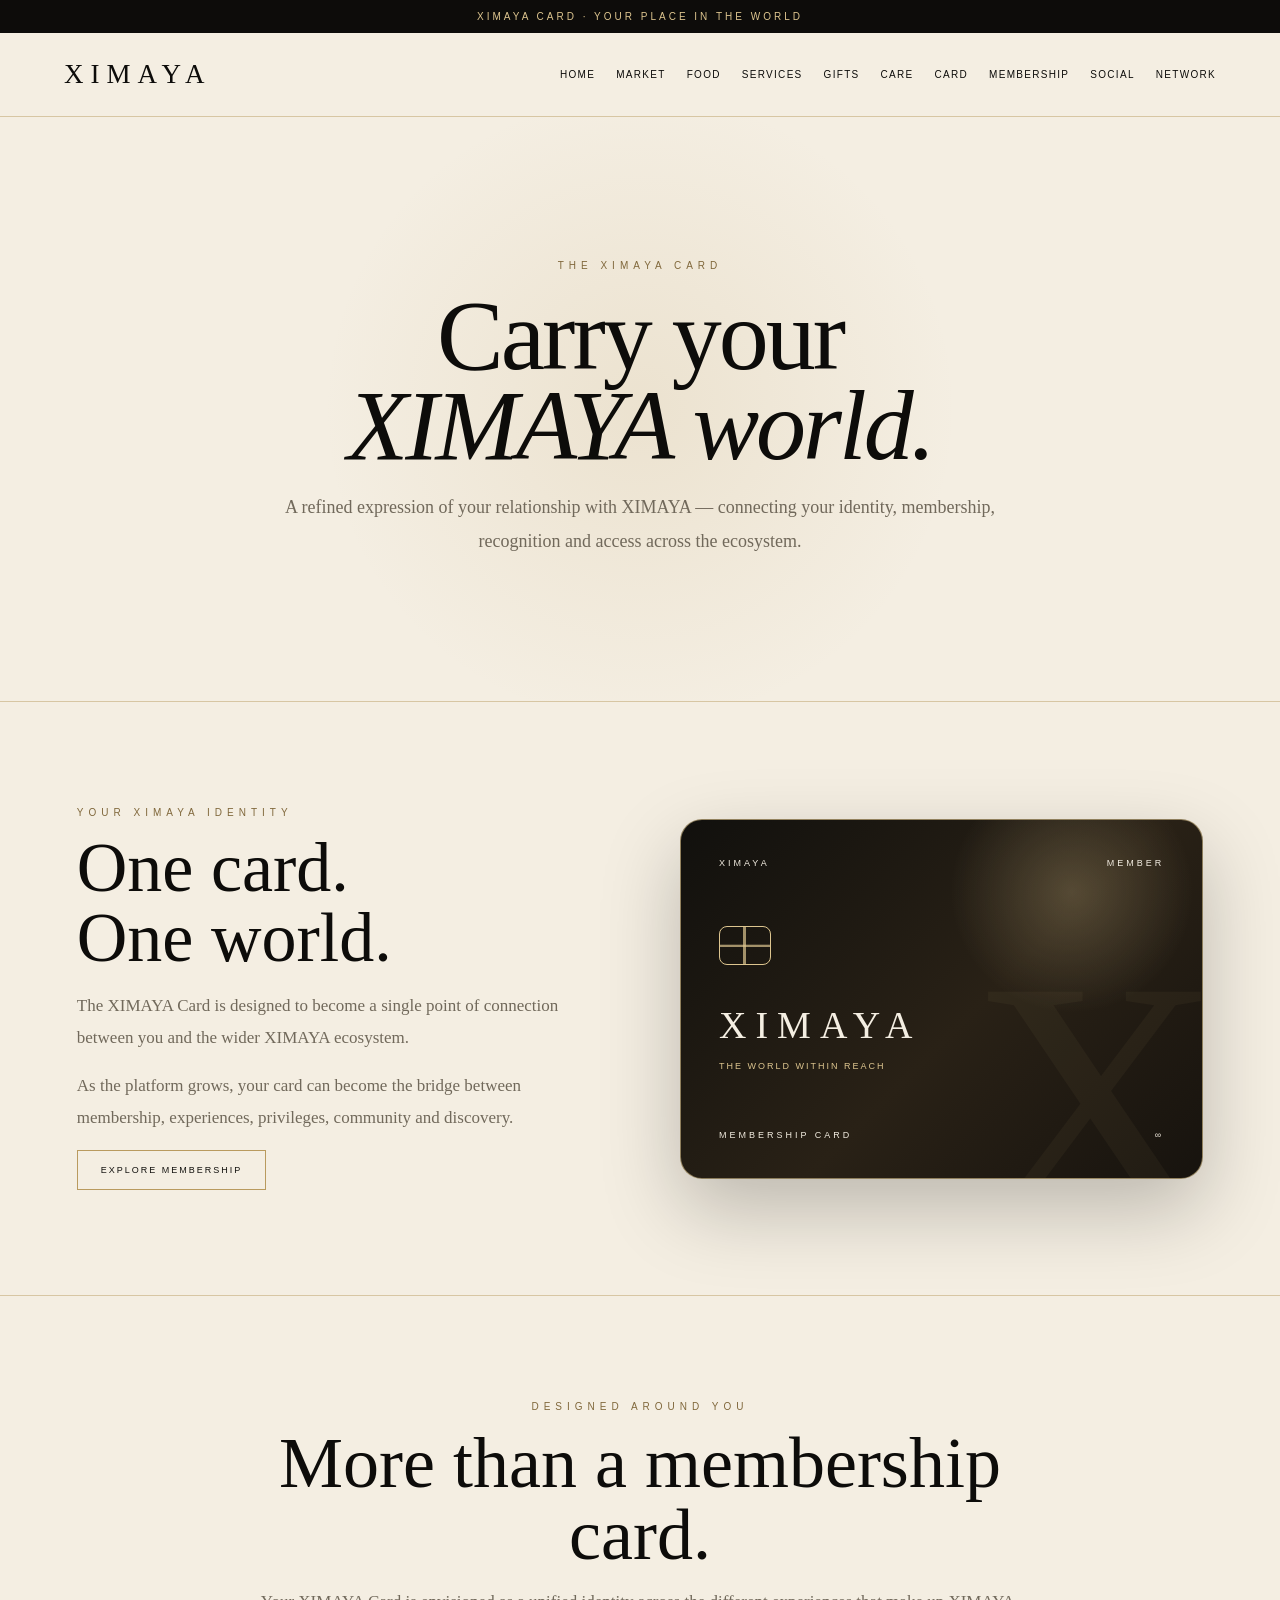
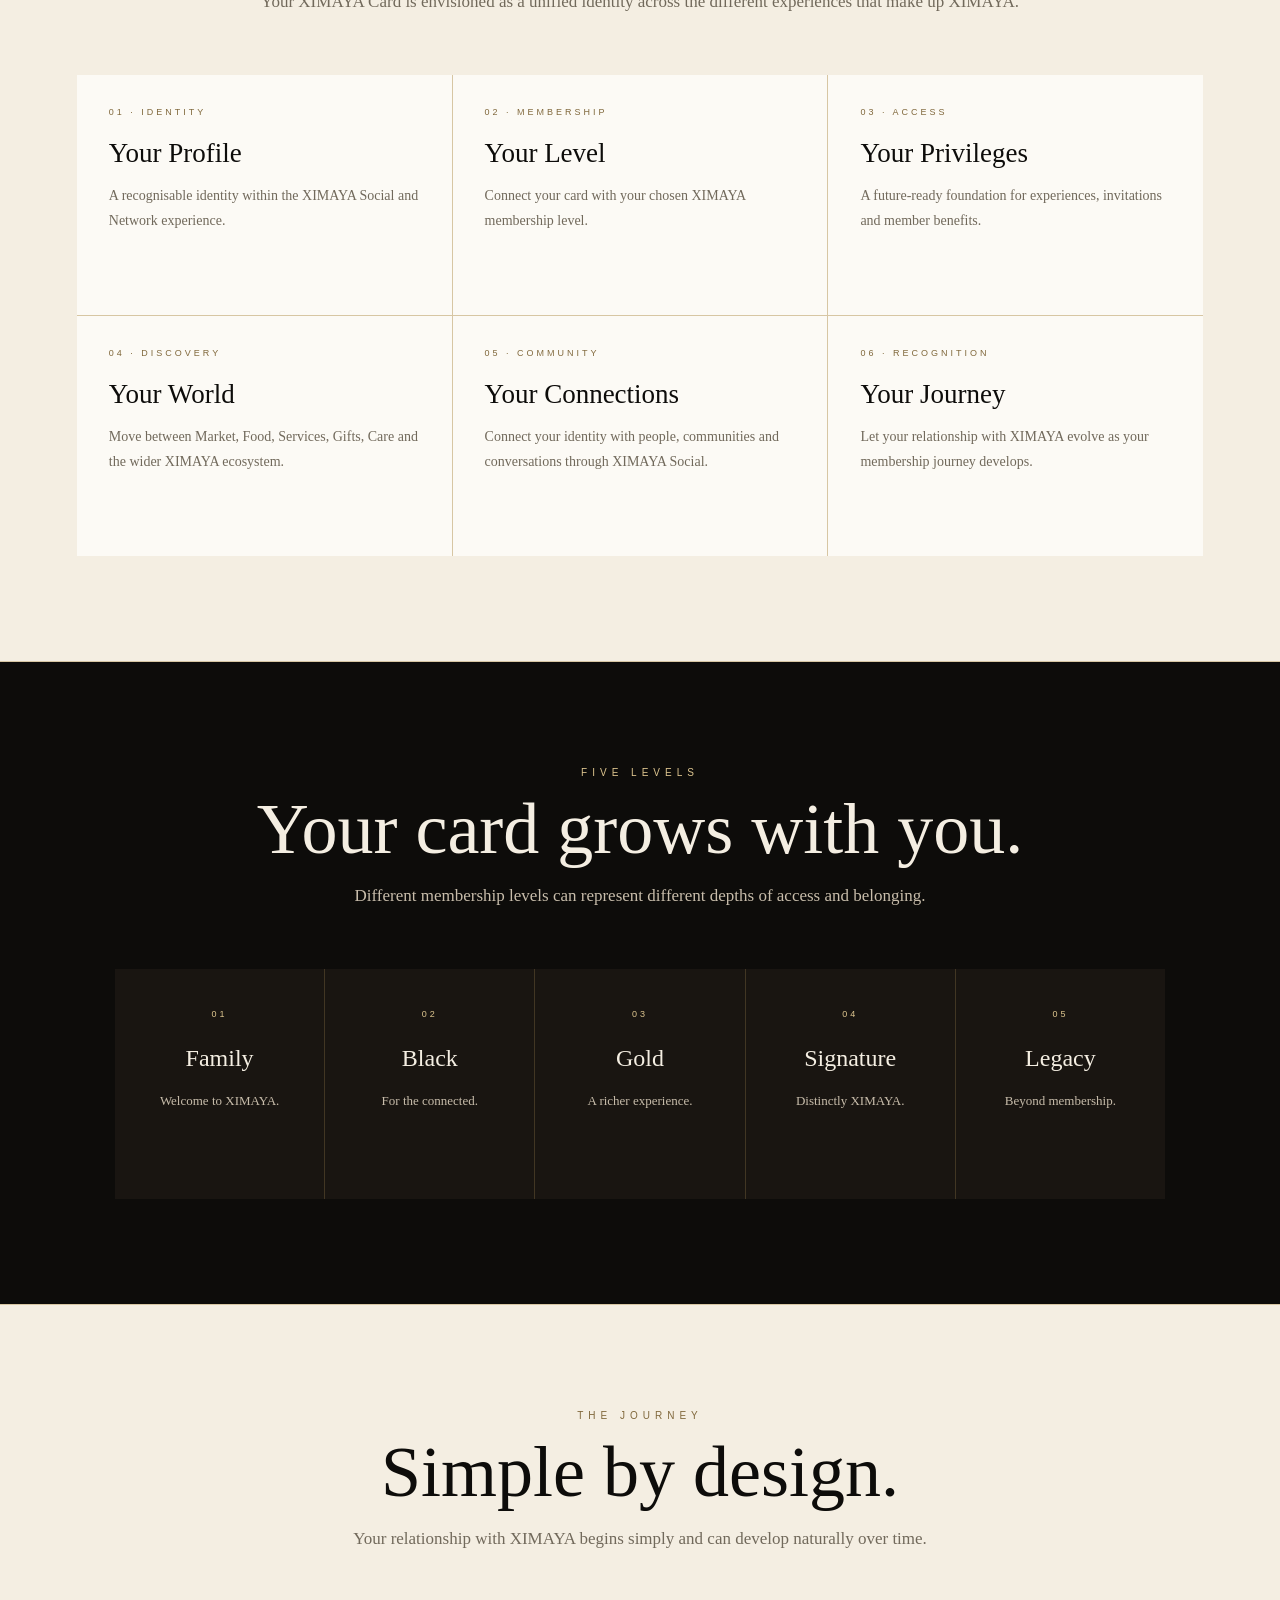
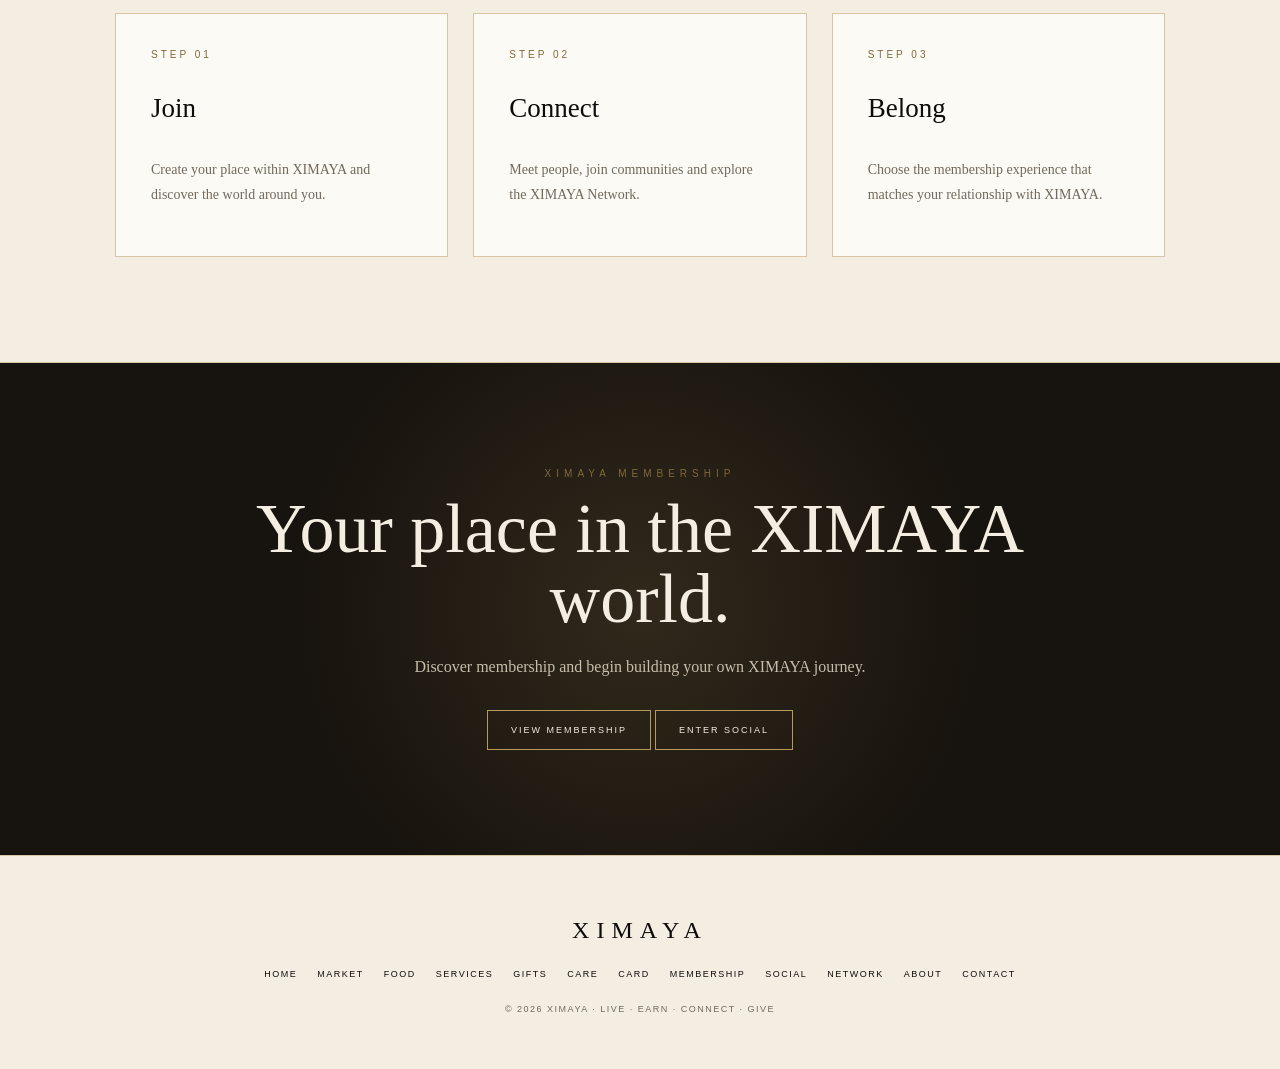
<file: card.html>
<!DOCTYPE html>
<html lang="en">
<head>
<meta charset="UTF-8">
<meta name="viewport" content="width=device-width, initial-scale=1.0">
<title>XIMAYA Card — Your Place in the World</title>
<meta name="description" content="The XIMAYA Card — your identity, membership and connection to the XIMAYA world.">

<style>
:root{
  --black:#0d0c0a;
  --deep:#17130e;
  --cream:#f4eee2;
  --ivory:#fcfaf5;
  --gold:#b99a5e;
  --gold-light:#ddc58f;
  --line:#d7c6a3;
  --muted:#71695b;
  --soft:#e9dfcd;
}

*{box-sizing:border-box}

html{scroll-behavior:smooth}

body{
  margin:0;
  background:var(--cream);
  color:var(--black);
  font-family:Georgia,"Times New Roman",serif;
  line-height:1.6;
}

a{
  text-decoration:none;
  color:inherit;
}

.topbar{
  background:var(--black);
  color:var(--gold-light);
  text-align:center;
  padding:11px;
  font:10px Arial,sans-serif;
  letter-spacing:3px;
  text-transform:uppercase;
}

.nav{
  position:sticky;
  top:0;
  z-index:30;
  display:flex;
  justify-content:space-between;
  align-items:center;
  padding:20px 5%;
  background:#f4eee2ed;
  backdrop-filter:blur(15px);
  border-bottom:1px solid var(--line);
}

.logo{
  font-size:27px;
  letter-spacing:7px;
}

.links{
  display:flex;
  gap:21px;
  font:10px Arial,sans-serif;
  letter-spacing:1.3px;
  text-transform:uppercase;
}

.links a:hover{
  color:#80683c;
}

.hero{
  min-height:65vh;
  display:flex;
  align-items:center;
  justify-content:center;
  text-align:center;
  padding:90px 6%;
  border-bottom:1px solid var(--line);
  background:
    radial-gradient(circle at center,rgba(185,154,94,.14),transparent 45%),
    var(--cream);
}

.eyebrow{
  color:#80683c;
  font:10px Arial,sans-serif;
  letter-spacing:5px;
  text-transform:uppercase;
}

.hero h1{
  margin:20px 0;
  font-size:clamp(52px,8vw,100px);
  line-height:.9;
  font-weight:400;
  letter-spacing:-3px;
}

.hero h1 em{
  font-style:italic;
}

.hero p{
  max-width:720px;
  margin:auto;
  color:var(--muted);
  font-size:18px;
  line-height:1.85;
}

.section{
  padding:105px 6%;
  border-bottom:1px solid var(--line);
}

.card-showcase{
  max-width:1150px;
  margin:auto;
  display:grid;
  grid-template-columns:1fr 1fr;
  gap:80px;
  align-items:center;
}

.card-copy h2{
  margin:15px 0;
  font-size:clamp(42px,6vw,70px);
  line-height:1;
  font-weight:400;
}

.card-copy p{
  color:var(--muted);
  font-size:17px;
  line-height:1.85;
}

.xcard{
  position:relative;
  min-height:360px;
  padding:38px;
  border-radius:22px;
  overflow:hidden;
  background:
    radial-gradient(circle at 75% 20%,rgba(221,197,143,.25),transparent 25%),
    linear-gradient(135deg,#11100d,#292116 55%,#17130e);
  color:var(--cream);
  border:1px solid rgba(221,197,143,.6);
  box-shadow:0 30px 80px rgba(0,0,0,.23);
  display:flex;
  flex-direction:column;
  justify-content:space-between;
}

.xcard:before{
  content:"X";
  position:absolute;
  right:-20px;
  bottom:-100px;
  font-size:350px;
  line-height:1;
  color:rgba(221,197,143,.045);
}

.xcard-top,
.xcard-bottom{
  position:relative;
  z-index:1;
  display:flex;
  justify-content:space-between;
  font:9px Arial,sans-serif;
  letter-spacing:3px;
}

.xcard-middle{
  position:relative;
  z-index:1;
}

.chip{
  width:52px;
  height:39px;
  border:1px solid var(--gold-light);
  border-radius:8px;
  margin-bottom:30px;
  background:
    linear-gradient(90deg,transparent 46%,rgba(221,197,143,.7) 47% 52%,transparent 53%),
    linear-gradient(0deg,transparent 46%,rgba(221,197,143,.7) 47% 52%,transparent 53%);
}

.xcard-name{
  font-size:38px;
  letter-spacing:9px;
}

.xcard-sub{
  margin-top:5px;
  color:var(--gold-light);
  font:9px Arial,sans-serif;
  letter-spacing:2px;
}

.heading{
  max-width:800px;
  margin:0 auto 60px;
  text-align:center;
}

.heading h2{
  margin:15px 0;
  font-size:clamp(42px,6vw,72px);
  line-height:1;
  font-weight:400;
}

.heading p{
  color:var(--muted);
  font-size:17px;
}

.benefits{
  max-width:1150px;
  margin:auto;
  display:grid;
  grid-template-columns:repeat(3,1fr);
  gap:1px;
  background:var(--line);
}

.benefit{
  min-height:240px;
  padding:32px;
  background:var(--ivory);
}

.benefit-number{
  color:#80683c;
  font:9px Arial,sans-serif;
  letter-spacing:3px;
}

.benefit h3{
  margin:15px 0 9px;
  font-size:27px;
  font-weight:400;
}

.benefit p{
  margin:0;
  color:var(--muted);
  font-size:14px;
  line-height:1.75;
}

.dark{
  background:var(--black);
  color:var(--cream);
}

.dark .eyebrow{
  color:var(--gold-light);
}

.dark .heading p{
  color:#c8bdab;
}

.levels{
  max-width:1050px;
  margin:auto;
  display:grid;
  grid-template-columns:repeat(5,1fr);
  gap:1px;
  background:rgba(185,154,94,.3);
}

.level{
  padding:30px 20px;
  min-height:230px;
  background:#191511;
  text-align:center;
}

.level span{
  color:var(--gold-light);
  font:9px Arial,sans-serif;
  letter-spacing:3px;
}

.level h3{
  margin:14px 0;
  font-size:24px;
  font-weight:400;
}

.level p{
  color:#c8bdab;
  font-size:13px;
}

.steps{
  max-width:1050px;
  margin:auto;
  display:grid;
  grid-template-columns:repeat(3,1fr);
  gap:25px;
}

.step{
  border:1px solid var(--line);
  padding:35px;
  background:var(--ivory);
}

.step-number{
  font:10px Arial,sans-serif;
  letter-spacing:3px;
  color:#80683c;
}

.step h3{
  font-size:27px;
  font-weight:400;
}

.step p{
  color:var(--muted);
  font-size:14px;
  line-height:1.8;
}

.cta{
  padding:105px 6%;
  text-align:center;
  color:var(--cream);
  background:
    radial-gradient(circle at center,rgba(185,154,94,.16),transparent 50%),
    var(--deep);
}

.cta h2{
  max-width:800px;
  margin:15px auto;
  font-size:clamp(42px,6vw,70px);
  line-height:1;
  font-weight:400;
}

.cta p{
  max-width:650px;
  margin:20px auto 30px;
  color:#c8bdab;
}

.button{
  display:inline-block;
  padding:14px 23px;
  border:1px solid var(--gold);
  color:var(--cream);
  font:9px Arial,sans-serif;
  letter-spacing:2px;
  text-transform:uppercase;
  transition:.3s;
}

.button:hover{
  background:var(--gold);
  color:var(--black);
}

.footer{
  padding:55px 6%;
  text-align:center;
  border-top:1px solid var(--line);
}

.footer-logo{
  font-size:24px;
  letter-spacing:7px;
}

.footer-links{
  display:flex;
  justify-content:center;
  flex-wrap:wrap;
  gap:20px;
  margin-top:20px;
  font:9px Arial,sans-serif;
  letter-spacing:1.5px;
  text-transform:uppercase;
}

.footer-links a:hover{
  color:#80683c;
}

.copy{
  margin-top:25px;
  color:var(--muted);
  font:9px Arial,sans-serif;
  letter-spacing:1.5px;
}

@media(max-width:1000px){
  .links{display:none}

  .card-showcase{
    grid-template-columns:1fr;
    gap:55px;
  }

  .benefits{
    grid-template-columns:1fr 1fr;
  }

  .levels{
    grid-template-columns:1fr 1fr 1fr;
  }
}

@media(max-width:650px){
  .hero h1{font-size:53px}

  .section{
    padding:75px 6%;
  }

  .benefits,
  .levels,
  .steps{
    grid-template-columns:1fr;
  }

  .xcard{
    min-height:290px;
  }

  .xcard-name{
    font-size:29px;
    letter-spacing:6px;
  }
}
</style>
</head>

<body>

<div class="topbar">
XIMAYA CARD · YOUR PLACE IN THE WORLD
</div>

<nav class="nav">

<a class="logo" href="index.html">XIMAYA</a>

<div class="links">
<a href="index.html">Home</a>
<a href="market.html">Market</a>
<a href="food.html">Food</a>
<a href="services.html">Services</a>
<a href="gifts.html">Gifts</a>
<a href="care.html">Care</a>
<a href="card.html">Card</a>
<a href="membership.html">Membership</a>
<a href="social.html">Social</a>
<a href="network.html">Network</a>
</div>

</nav>


<section class="hero">

<div>

<div class="eyebrow">The XIMAYA Card</div>

<h1>Carry your<br><em>XIMAYA world.</em></h1>

<p>
A refined expression of your relationship with XIMAYA —
connecting your identity, membership, recognition and
access across the ecosystem.
</p>

</div>

</section>


<section class="section">

<div class="card-showcase">

<div class="card-copy">

<div class="eyebrow">Your XIMAYA Identity</div>

<h2>One card.<br>One world.</h2>

<p>
The XIMAYA Card is designed to become a single point of
connection between you and the wider XIMAYA ecosystem.
</p>

<p>
As the platform grows, your card can become the bridge
between membership, experiences, privileges, community
and discovery.
</p>

<a class="button" href="membership.html" style="color:#11100d;border-color:#b99a5e;">
Explore Membership
</a>

</div>


<div class="xcard">

<div class="xcard-top">
<span>XIMAYA</span>
<span>MEMBER</span>
</div>

<div class="xcard-middle">

<div class="chip"></div>

<div class="xcard-name">XIMAYA</div>

<div class="xcard-sub">
THE WORLD WITHIN REACH
</div>

</div>

<div class="xcard-bottom">
<span>MEMBERSHIP CARD</span>
<span>∞</span>
</div>

</div>

</div>

</section>


<section class="section">

<div class="heading">

<div class="eyebrow">Designed Around You</div>

<h2>More than a membership card.</h2>

<p>
Your XIMAYA Card is envisioned as a unified identity
across the different experiences that make up XIMAYA.
</p>

</div>


<div class="benefits">

<div class="benefit">

<div class="benefit-number">01 · IDENTITY</div>

<h3>Your Profile</h3>

<p>
A recognisable identity within the XIMAYA Social and
Network experience.
</p>

</div>


<div class="benefit">

<div class="benefit-number">02 · MEMBERSHIP</div>

<h3>Your Level</h3>

<p>
Connect your card with your chosen XIMAYA membership level.
</p>

</div>


<div class="benefit">

<div class="benefit-number">03 · ACCESS</div>

<h3>Your Privileges</h3>

<p>
A future-ready foundation for experiences, invitations
and member benefits.
</p>

</div>


<div class="benefit">

<div class="benefit-number">04 · DISCOVERY</div>

<h3>Your World</h3>

<p>
Move between Market, Food, Services, Gifts, Care and
the wider XIMAYA ecosystem.
</p>

</div>


<div class="benefit">

<div class="benefit-number">05 · COMMUNITY</div>

<h3>Your Connections</h3>

<p>
Connect your identity with people, communities and
conversations through XIMAYA Social.
</p>

</div>


<div class="benefit">

<div class="benefit-number">06 · RECOGNITION</div>

<h3>Your Journey</h3>

<p>
Let your relationship with XIMAYA evolve as your
membership journey develops.
</p>

</div>

</div>

</section>


<section class="section dark">

<div class="heading">

<div class="eyebrow">Five Levels</div>

<h2>Your card grows with you.</h2>

<p>
Different membership levels can represent different
depths of access and belonging.
</p>

</div>


<div class="levels">

<div class="level">
<span>01</span>
<h3>Family</h3>
<p>Welcome to XIMAYA.</p>
</div>

<div class="level">
<span>02</span>
<h3>Black</h3>
<p>For the connected.</p>
</div>

<div class="level">
<span>03</span>
<h3>Gold</h3>
<p>A richer experience.</p>
</div>

<div class="level">
<span>04</span>
<h3>Signature</h3>
<p>Distinctly XIMAYA.</p>
</div>

<div class="level">
<span>05</span>
<h3>Legacy</h3>
<p>Beyond membership.</p>
</div>

</div>

</section>


<section class="section">

<div class="heading">

<div class="eyebrow">The Journey</div>

<h2>Simple by design.</h2>

<p>
Your relationship with XIMAYA begins simply and can
develop naturally over time.
</p>

</div>


<div class="steps">

<div class="step">

<div class="step-number">STEP 01</div>

<h3>Join</h3>

<p>
Create your place within XIMAYA and discover the world
around you.
</p>

</div>


<div class="step">

<div class="step-number">STEP 02</div>

<h3>Connect</h3>

<p>
Meet people, join communities and explore the XIMAYA
Network.
</p>

</div>


<div class="step">

<div class="step-number">STEP 03</div>

<h3>Belong</h3>

<p>
Choose the membership experience that matches your
relationship with XIMAYA.
</p>

</div>

</div>

</section>


<section class="cta">

<div class="eyebrow">XIMAYA Membership</div>

<h2>Your place in the XIMAYA world.</h2>

<p>
Discover membership and begin building your own
XIMAYA journey.
</p>

<a class="button" href="membership.html">
View Membership
</a>

<a class="button" href="social.html">
Enter Social
</a>

</section>


<footer class="footer">

<div class="footer-logo">XIMAYA</div>

<div class="footer-links">
<a href="index.html">Home</a>
<a href="market.html">Market</a>
<a href="food.html">Food</a>
<a href="services.html">Services</a>
<a href="gifts.html">Gifts</a>
<a href="care.html">Care</a>
<a href="card.html">Card</a>
<a href="membership.html">Membership</a>
<a href="social.html">Social</a>
<a href="network.html">Network</a>
<a href="about.html">About</a>
<a href="contact.html">Contact</a>
</div>

<div class="copy">
© 2026 XIMAYA · LIVE · EARN · CONNECT · GIVE
</div>

</footer>

</body>
</html>
</file>
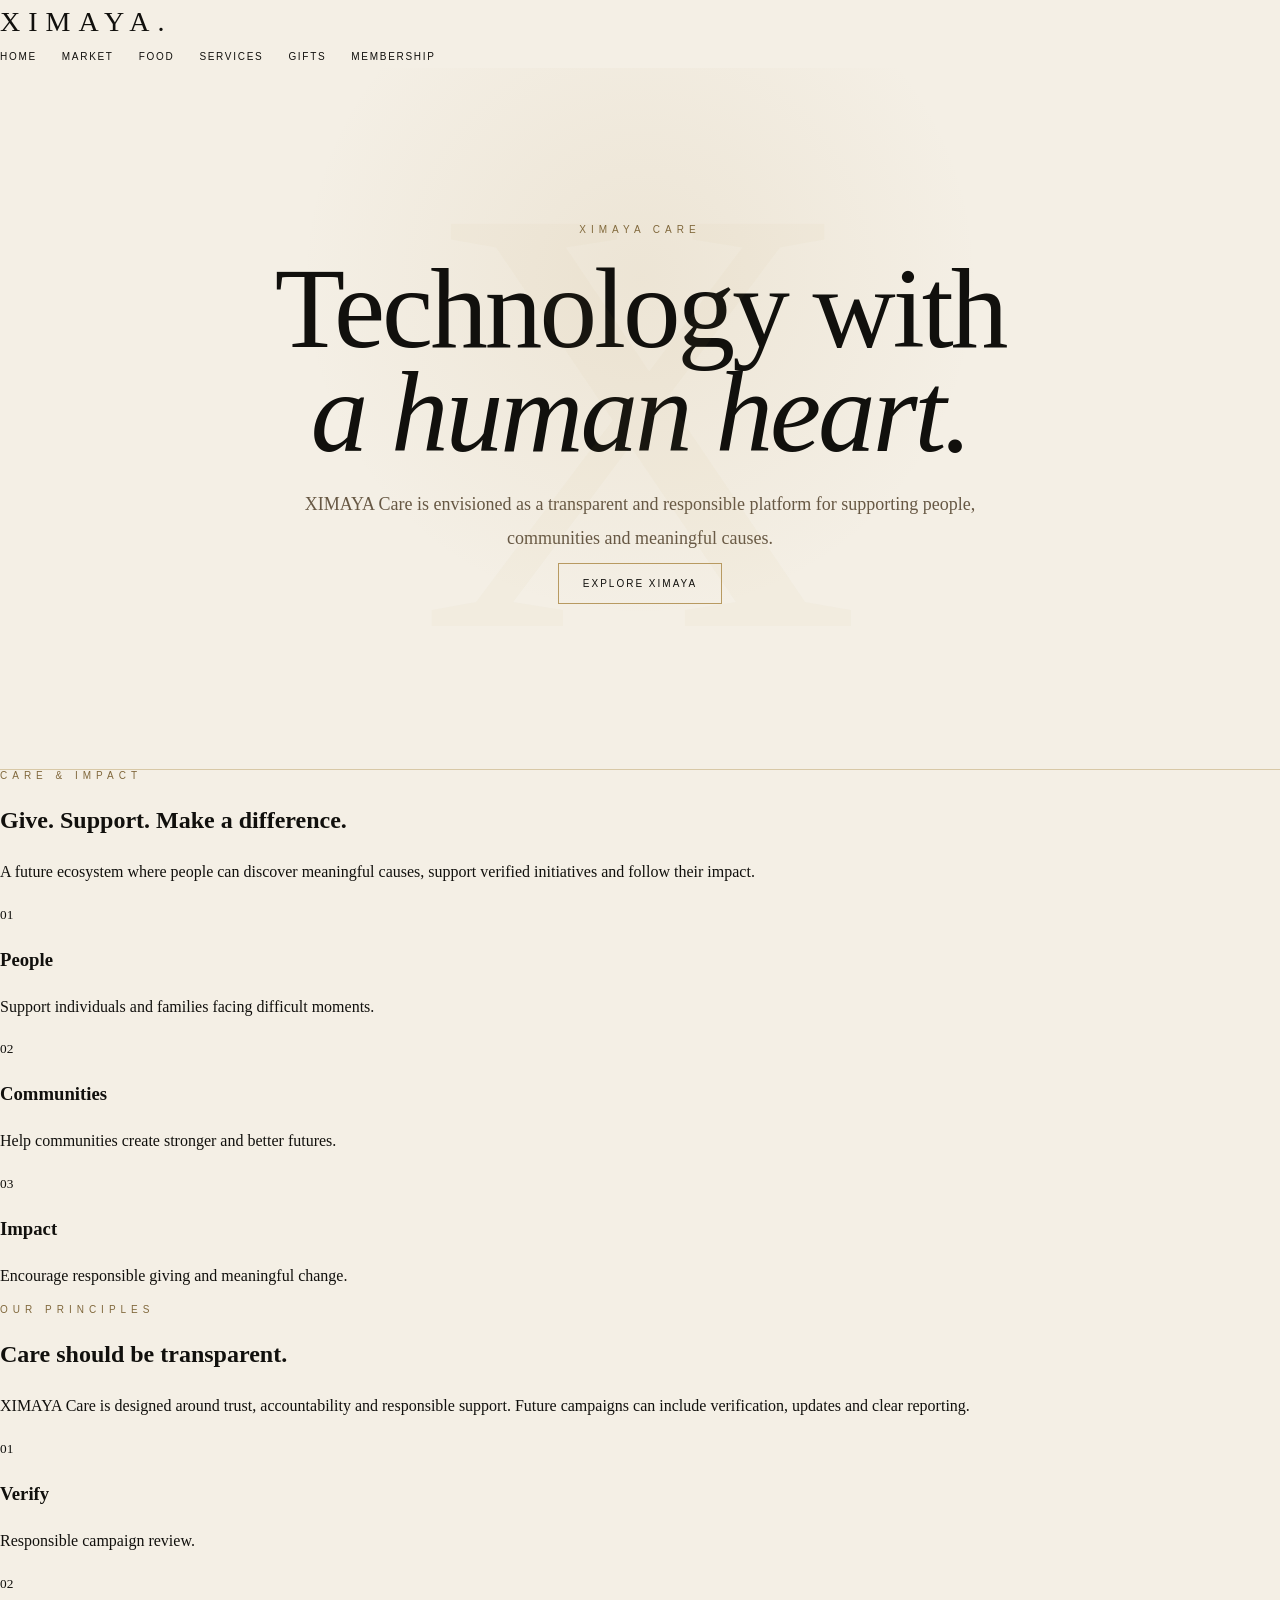
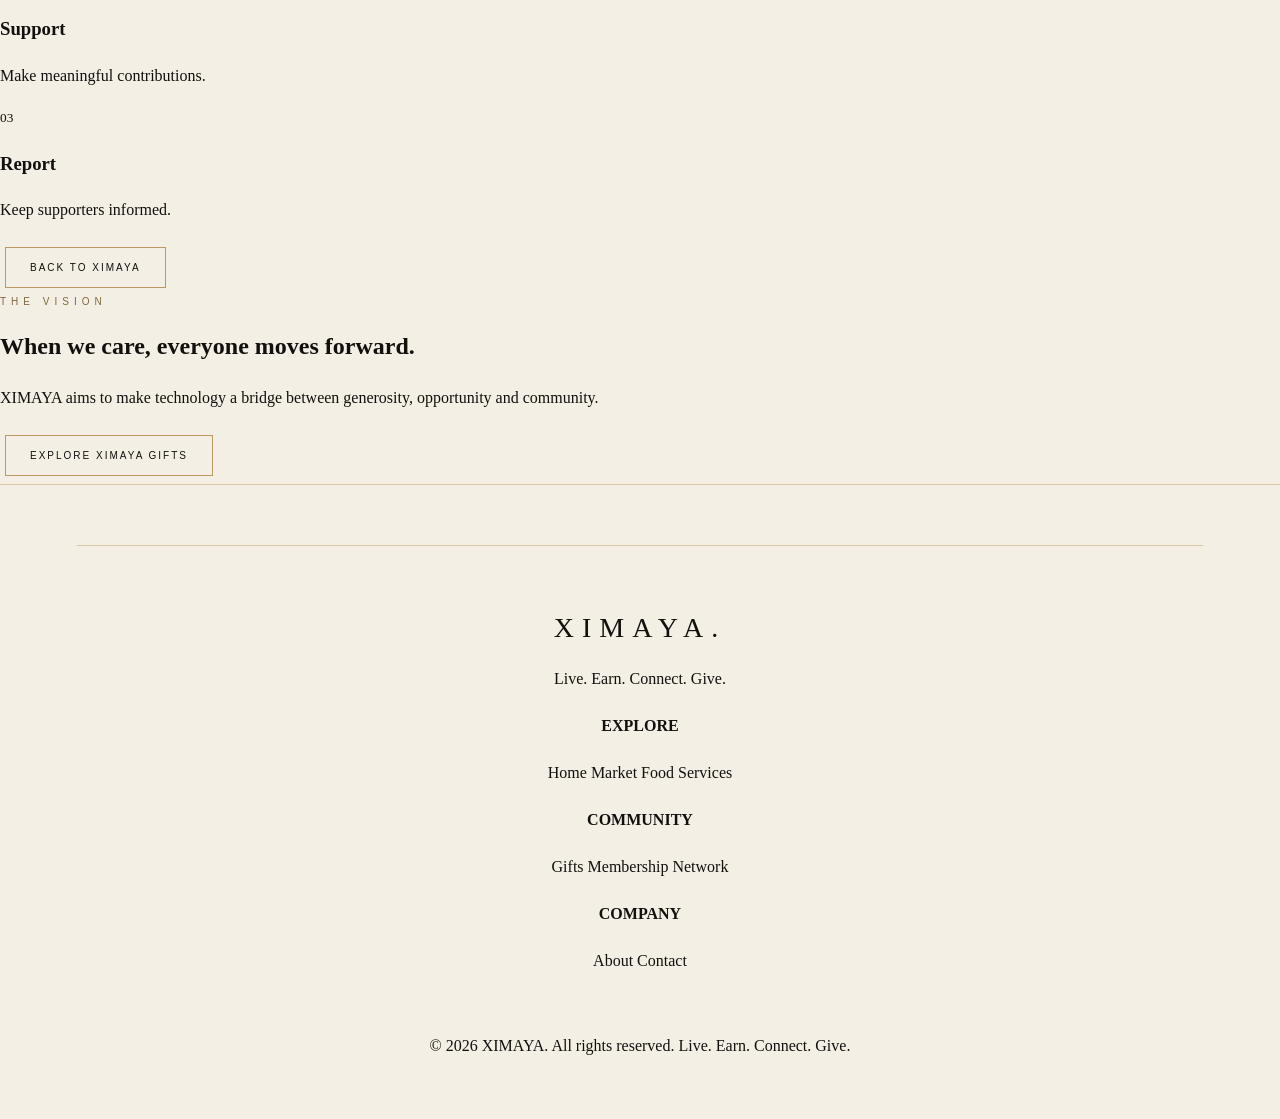
<file: care.html>
<!DOCTYPE html>
<html lang="en">
<head>
<meta charset="UTF-8">
<meta name="viewport" content="width=device-width,initial-scale=1.0">
<title>XIMAYA Care</title>
<link rel="stylesheet" href="style.css">
</head>

<body>

<header>
<div class="container">
<nav>
<a class="logo" href="index.html">XIMAYA<span>.</span></a>

<div class="links">
<a href="index.html">Home</a>
<a href="market.html">Market</a>
<a href="food.html">Food</a>
<a href="services.html">Services</a>
<a href="gifts.html">Gifts</a>
<a href="membership.html">Membership</a>
</div>
</nav>
</div>
</header>

<section class="hero">
<div class="container">

<div class="eyebrow">XIMAYA Care</div>

<h1>
Technology with<br>
<span>a human heart.</span>
</h1>

<p>
XIMAYA Care is envisioned as a transparent and responsible platform
for supporting people, communities and meaningful causes.
</p>

<a class="btn primary" href="index.html">Explore XIMAYA</a>

</div>
</section>

<section class="light">
<div class="container">

<div class="heading">
<div class="eyebrow">Care & Impact</div>
<h2>Give. Support. Make a difference.</h2>
<p>
A future ecosystem where people can discover meaningful causes,
support verified initiatives and follow their impact.
</p>
</div>

<div class="grid">

<div class="card">
<small>01</small>
<div>
<h3>People</h3>
<p>Support individuals and families facing difficult moments.</p>
</div>
</div>

<div class="card">
<small>02</small>
<div>
<h3>Communities</h3>
<p>Help communities create stronger and better futures.</p>
</div>
</div>

<div class="card">
<small>03</small>
<div>
<h3>Impact</h3>
<p>Encourage responsible giving and meaningful change.</p>
</div>
</div>

</div>
</div>
</section>

<section>
<div class="container">

<div class="panel">

<div class="eyebrow">Our Principles</div>

<h2>
Care should be transparent.
</h2>

<p>
XIMAYA Care is designed around trust, accountability and responsible
support. Future campaigns can include verification, updates and
clear reporting.
</p>

<div class="grid">

<div class="card">
<small>01</small>
<div>
<h3>Verify</h3>
<p>Responsible campaign review.</p>
</div>
</div>

<div class="card">
<small>02</small>
<div>
<h3>Support</h3>
<p>Make meaningful contributions.</p>
</div>
</div>

<div class="card">
<small>03</small>
<div>
<h3>Report</h3>
<p>Keep supporters informed.</p>
</div>
</div>

</div>

<a class="btn primary" href="index.html">Back to XIMAYA</a>

</div>
</div>
</section>

<section class="light">
<div class="container">

<div class="heading">
<div class="eyebrow">The Vision</div>
<h2>When we care, everyone moves forward.</h2>
<p>
XIMAYA aims to make technology a bridge between generosity,
opportunity and community.
</p>
</div>

<a class="btn primary" href="gifts.html">Explore XIMAYA Gifts</a>

</div>
</section>

<footer>
<div class="container">

<div class="footer">

<div>
<div class="logo">XIMAYA<span>.</span></div>
<p>Live. Earn. Connect. Give.</p>
</div>

<div>
<h4>EXPLORE</h4>
<a href="index.html">Home</a>
<a href="market.html">Market</a>
<a href="food.html">Food</a>
<a href="services.html">Services</a>
</div>

<div>
<h4>COMMUNITY</h4>
<a href="gifts.html">Gifts</a>
<a href="membership.html">Membership</a>
<a href="network.html">Network</a>
</div>

<div>
<h4>COMPANY</h4>
<a href="about.html">About</a>
<a href="contact.html">Contact</a>
</div>

</div>

<div class="copy">
<span>© 2026 XIMAYA. All rights reserved.</span>
<span>Live. Earn. Connect. Give.</span>
</div>

</div>
</footer>

</body>
</html>
</file>
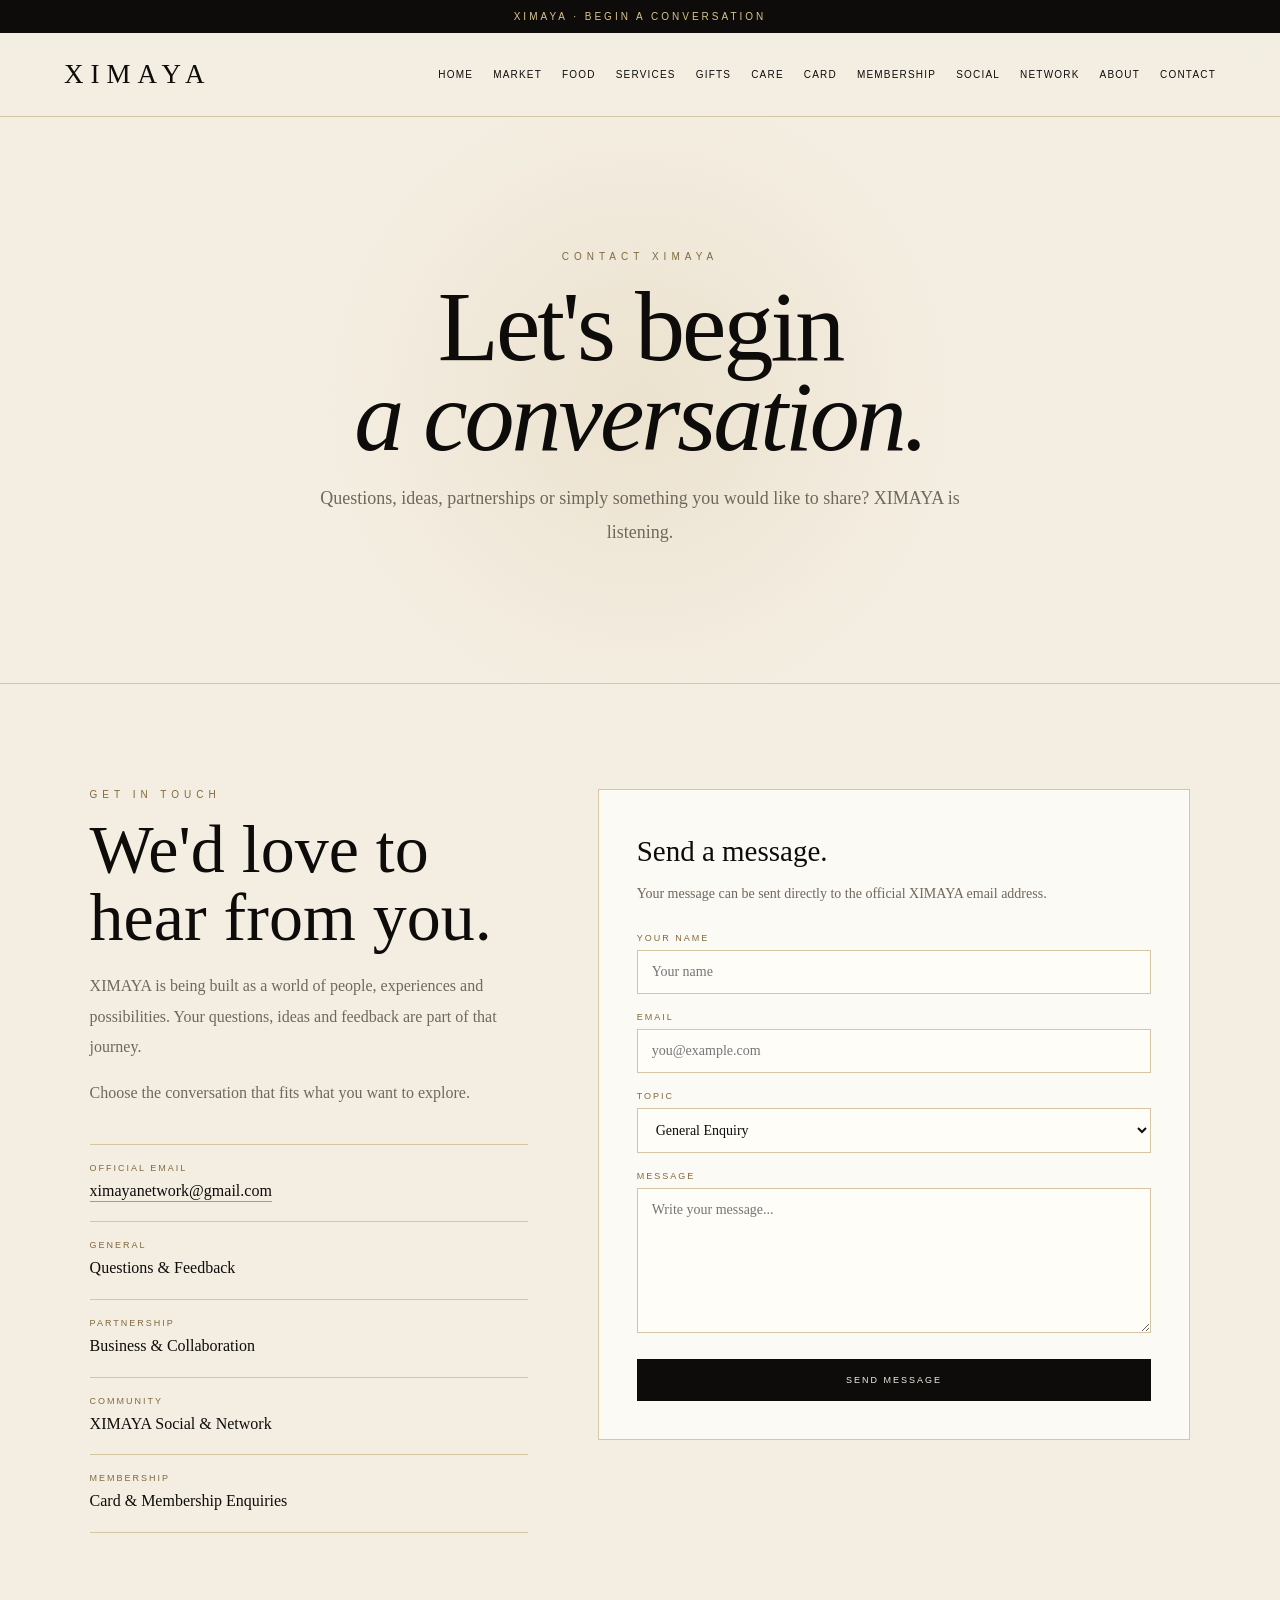
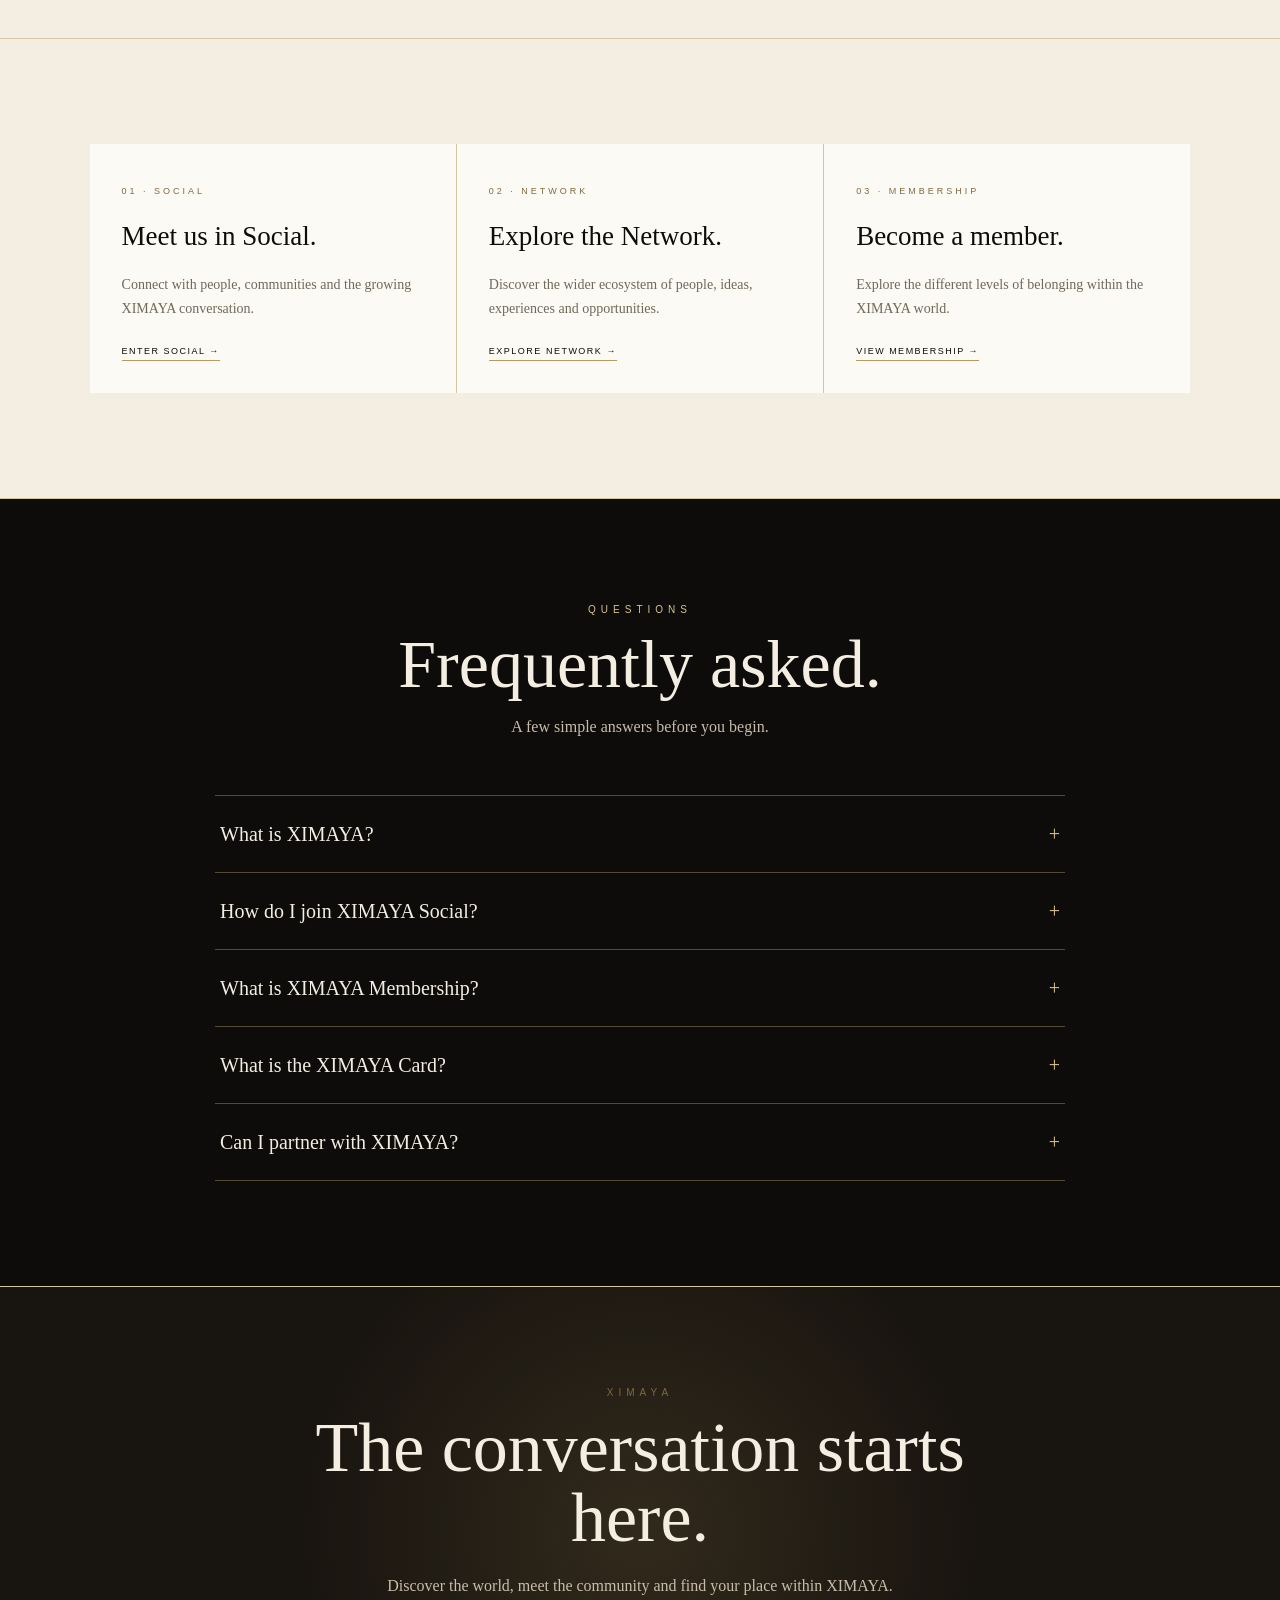
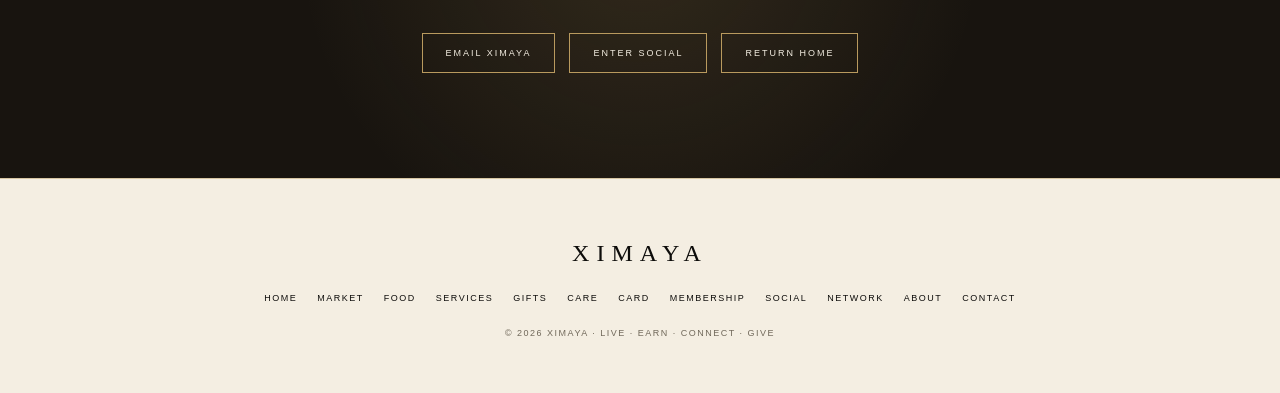
<file: contact.html>
<!DOCTYPE html>
<html lang="en">
<head>
<meta charset="UTF-8">
<meta name="viewport" content="width=device-width, initial-scale=1.0">

<title>Contact XIMAYA — Begin a Conversation</title>
<meta name="description" content="Contact XIMAYA and connect with the XIMAYA team.">

<style>
:root{
  --black:#0d0c0a;
  --deep:#18140f;
  --cream:#f4eee2;
  --ivory:#fcfaf5;
  --gold:#b99a5e;
  --gold-light:#dcc38d;
  --line:#d7c6a3;
  --muted:#70685a;
}

*{box-sizing:border-box}

html{scroll-behavior:smooth}

body{
  margin:0;
  background:var(--cream);
  color:var(--black);
  font-family:Georgia,"Times New Roman",serif;
  line-height:1.6;
}

a{
  color:inherit;
  text-decoration:none;
}

.topbar{
  background:var(--black);
  color:var(--gold-light);
  text-align:center;
  padding:11px;
  font:10px Arial,sans-serif;
  letter-spacing:3px;
  text-transform:uppercase;
}

.nav{
  position:sticky;
  top:0;
  z-index:50;
  display:flex;
  justify-content:space-between;
  align-items:center;
  padding:20px 5%;
  background:#f4eee2ed;
  backdrop-filter:blur(15px);
  border-bottom:1px solid var(--line);
}

.logo{
  font-size:27px;
  letter-spacing:7px;
}

.links{
  display:flex;
  gap:20px;
  font:10px Arial,sans-serif;
  letter-spacing:1.2px;
  text-transform:uppercase;
}

.links a:hover{
  color:#80683c;
}

.hero{
  min-height:63vh;
  display:flex;
  justify-content:center;
  align-items:center;
  text-align:center;
  padding:90px 6%;
  border-bottom:1px solid var(--line);
  background:
    radial-gradient(circle at center,rgba(185,154,94,.15),transparent 45%),
    var(--cream);
}

.eyebrow{
  color:#80683c;
  font:10px Arial,sans-serif;
  letter-spacing:5px;
  text-transform:uppercase;
}

.hero h1{
  margin:20px 0;
  font-size:clamp(52px,8vw,100px);
  line-height:.9;
  font-weight:400;
  letter-spacing:-3px;
}

.hero h1 em{
  font-style:italic;
}

.hero p{
  max-width:700px;
  margin:auto;
  color:var(--muted);
  font-size:18px;
  line-height:1.85;
}

.section{
  padding:105px 7%;
  border-bottom:1px solid var(--line);
}

.contact-grid{
  max-width:1150px;
  margin:auto;
  display:grid;
  grid-template-columns:.85fr 1.15fr;
  gap:70px;
  align-items:start;
}

.contact-copy h2{
  margin:15px 0 20px;
  font-size:clamp(42px,6vw,68px);
  line-height:1;
  font-weight:400;
}

.contact-copy p{
  color:var(--muted);
  font-size:16px;
  line-height:1.9;
}

.details{
  margin-top:35px;
  border-top:1px solid var(--line);
}

.detail{
  padding:18px 0;
  border-bottom:1px solid var(--line);
}

.detail span{
  display:block;
  color:#80683c;
  font:9px Arial,sans-serif;
  letter-spacing:2px;
  text-transform:uppercase;
  margin-bottom:5px;
}

.detail strong,
.detail a{
  font-size:16px;
  font-weight:400;
}

.detail a{
  border-bottom:1px solid var(--gold);
  padding-bottom:2px;
}

.form{
  padding:38px;
  background:var(--ivory);
  border:1px solid var(--line);
}

.form h3{
  margin:0 0 8px;
  font-size:29px;
  font-weight:400;
}

.form-intro{
  margin:0 0 28px;
  color:var(--muted);
  font-size:14px;
}

.field{
  margin-bottom:18px;
}

.field label{
  display:block;
  margin-bottom:7px;
  color:#80683c;
  font:9px Arial,sans-serif;
  letter-spacing:2px;
  text-transform:uppercase;
}

.field input,
.field textarea,
.field select{
  width:100%;
  border:1px solid var(--line);
  outline:none;
  background:#fffdf8;
  color:var(--black);
  padding:13px 14px;
  font-family:Georgia,"Times New Roman",serif;
  font-size:14px;
}

.field textarea{
  min-height:145px;
  resize:vertical;
}

.field input:focus,
.field textarea:focus,
.field select:focus{
  border-color:var(--gold);
}

.submit{
  width:100%;
  border:1px solid var(--black);
  background:var(--black);
  color:var(--cream);
  padding:15px;
  cursor:pointer;
  font:9px Arial,sans-serif;
  letter-spacing:2px;
  text-transform:uppercase;
  transition:.3s ease;
}

.submit:hover{
  background:var(--gold);
  border-color:var(--gold);
  color:var(--black);
}

.status{
  display:none;
  margin-top:15px;
  padding:12px;
  border:1px solid var(--gold);
  text-align:center;
  color:#665433;
  font-size:13px;
}

.channels{
  max-width:1150px;
  margin:auto;
  display:grid;
  grid-template-columns:repeat(3,1fr);
  gap:1px;
  background:var(--line);
}

.channel{
  min-height:230px;
  padding:32px;
  background:var(--ivory);
  transition:.3s ease;
}

.channel:hover{
  background:#f8f0df;
  transform:translateY(-4px);
}

.channel span{
  color:#80683c;
  font:9px Arial,sans-serif;
  letter-spacing:3px;
}

.channel h3{
  margin:14px 0 9px;
  font-size:27px;
  font-weight:400;
}

.channel p{
  color:var(--muted);
  font-size:14px;
  line-height:1.75;
}

.channel a{
  display:inline-block;
  margin-top:8px;
  padding-bottom:4px;
  border-bottom:1px solid var(--gold);
  font:9px Arial,sans-serif;
  letter-spacing:1.5px;
  text-transform:uppercase;
}

.dark{
  background:var(--black);
  color:var(--cream);
}

.dark .eyebrow{
  color:var(--gold-light);
}

.heading{
  max-width:800px;
  margin:0 auto 55px;
  text-align:center;
}

.heading h2{
  margin:15px 0;
  font-size:clamp(42px,6vw,68px);
  line-height:1;
  font-weight:400;
}

.heading p{
  color:#c8bdab;
  font-size:16px;
}

.faq{
  max-width:850px;
  margin:auto;
}

.faq-item{
  border-top:1px solid rgba(217,193,139,.35);
}

.faq-item:last-child{
  border-bottom:1px solid rgba(217,193,139,.35);
}

.faq-item summary{
  cursor:pointer;
  padding:22px 5px;
  font-size:20px;
  list-style:none;
}

.faq-item summary::-webkit-details-marker{
  display:none;
}

.faq-item summary:after{
  content:"+";
  float:right;
  color:var(--gold-light);
}

.faq-item[open] summary:after{
  content:"−";
}

.faq-item p{
  padding:0 35px 22px 5px;
  margin:0;
  color:#c8bdab;
  font-size:14px;
  line-height:1.8;
}

.cta{
  padding:100px 6%;
  text-align:center;
  background:
    radial-gradient(circle at center,rgba(185,154,94,.16),transparent 50%),
    var(--deep);
  color:var(--cream);
}

.cta h2{
  max-width:800px;
  margin:15px auto;
  font-size:clamp(42px,6vw,70px);
  line-height:1;
  font-weight:400;
}

.cta p{
  max-width:650px;
  margin:20px auto 30px;
  color:#c8bdab;
}

.button{
  display:inline-block;
  margin:5px;
  padding:14px 23px;
  border:1px solid var(--gold);
  color:var(--cream);
  font:9px Arial,sans-serif;
  letter-spacing:2px;
  text-transform:uppercase;
  transition:.3s ease;
}

.button:hover{
  background:var(--gold);
  color:var(--black);
}

.footer{
  padding:55px 6%;
  text-align:center;
  border-top:1px solid var(--line);
}

.footer-logo{
  font-size:24px;
  letter-spacing:7px;
}

.footer-links{
  display:flex;
  justify-content:center;
  flex-wrap:wrap;
  gap:20px;
  margin-top:20px;
  font:9px Arial,sans-serif;
  letter-spacing:1.5px;
  text-transform:uppercase;
}

.footer-links a:hover{
  color:#80683c;
}

.copy{
  margin-top:25px;
  color:var(--muted);
  font:9px Arial,sans-serif;
  letter-spacing:1.5px;
}

@media(max-width:900px){
  .links{
    display:none;
  }

  .contact-grid{
    grid-template-columns:1fr;
    gap:45px;
  }

  .channels{
    grid-template-columns:1fr;
  }
}

@media(max-width:600px){
  .hero h1{
    font-size:53px;
  }

  .section{
    padding:75px 6%;
  }

  .form{
    padding:25px;
  }
}
</style>
</head>

<body>

<div class="topbar">
XIMAYA · BEGIN A CONVERSATION
</div>

<nav class="nav">

<a class="logo" href="index.html">XIMAYA</a>

<div class="links">
<a href="index.html">Home</a>
<a href="market.html">Market</a>
<a href="food.html">Food</a>
<a href="services.html">Services</a>
<a href="gifts.html">Gifts</a>
<a href="care.html">Care</a>
<a href="card.html">Card</a>
<a href="membership.html">Membership</a>
<a href="social.html">Social</a>
<a href="network.html">Network</a>
<a href="about.html">About</a>
<a href="contact.html">Contact</a>
</div>

</nav>

<section class="hero">

<div>

<div class="eyebrow">
Contact XIMAYA
</div>

<h1>
Let's begin<br>
<em>a conversation.</em>
</h1>

<p>
Questions, ideas, partnerships or simply something
you would like to share? XIMAYA is listening.
</p>

</div>

</section>

<section class="section">

<div class="contact-grid">

<div class="contact-copy">

<div class="eyebrow">
Get in Touch
</div>

<h2>
We'd love to hear from you.
</h2>

<p>
XIMAYA is being built as a world of people,
experiences and possibilities. Your questions,
ideas and feedback are part of that journey.
</p>

<p>
Choose the conversation that fits what you
want to explore.
</p>

<div class="details">

<div class="detail">
<span>Official Email</span>
<a href="mailto:ximayanetwork@gmail.com">
ximayanetwork@gmail.com
</a>
</div>

<div class="detail">
<span>General</span>
<strong>Questions &amp; Feedback</strong>
</div>

<div class="detail">
<span>Partnership</span>
<strong>Business &amp; Collaboration</strong>
</div>

<div class="detail">
<span>Community</span>
<strong>XIMAYA Social &amp; Network</strong>
</div>

<div class="detail">
<span>Membership</span>
<strong>Card &amp; Membership Enquiries</strong>
</div>

</div>

</div>

<form class="form" id="contactForm">

<h3>Send a message.</h3>

<p class="form-intro">
Your message can be sent directly to the official
XIMAYA email address.
</p>

<div class="field">
<label for="name">Your Name</label>
<input id="name" name="name" type="text" placeholder="Your name" required>
</div>

<div class="field">
<label for="email">Email</label>
<input id="email" name="email" type="email" placeholder="you@example.com" required>
</div>

<div class="field">
<label for="topic">Topic</label>

<select id="topic" name="topic">
<option>General Enquiry</option>
<option>Membership</option>
<option>XIMAYA Card</option>
<option>Social &amp; Network</option>
<option>Partnership</option>
<option>Market</option>
<option>Food</option>
<option>Services</option>
<option>Gifts</option>
<option>Care</option>
</select>

</div>

<div class="field">

<label for="message">Message</label>

<textarea
id="message"
name="message"
placeholder="Write your message..."
required
></textarea>

</div>

<button class="submit" type="submit">
Send Message
</button>

<div class="status" id="status">
Opening your email application...
</div>

</form>

</div>

</section>

<section class="section">

<div class="channels">

<div class="channel">

<span>01 · SOCIAL</span>

<h3>Meet us in Social.</h3>

<p>
Connect with people, communities and the
growing XIMAYA conversation.
</p>

<a href="social.html">
Enter Social →
</a>

</div>

<div class="channel">

<span>02 · NETWORK</span>

<h3>Explore the Network.</h3>

<p>
Discover the wider ecosystem of people,
ideas, experiences and opportunities.
</p>

<a href="network.html">
Explore Network →
</a>

</div>

<div class="channel">

<span>03 · MEMBERSHIP</span>

<h3>Become a member.</h3>

<p>
Explore the different levels of belonging
within the XIMAYA world.
</p>

<a href="membership.html">
View Membership →
</a>

</div>

</div>

</section>

<section class="section dark">

<div class="heading">

<div class="eyebrow">
Questions
</div>

<h2>
Frequently asked.
</h2>

<p>
A few simple answers before you begin.
</p>

</div>

<div class="faq">

<details class="faq-item">
<summary>What is XIMAYA?</summary>
<p>
XIMAYA is an evolving ecosystem bringing together
commerce, experiences, community, social connection,
membership and care.
</p>
</details>

<details class="faq-item">
<summary>How do I join XIMAYA Social?</summary>
<p>
Visit XIMAYA Social to explore the community experience.
Real accounts, persistent messaging and other advanced
social functions will be connected as the platform develops.
</p>
</details>

<details class="faq-item">
<summary>What is XIMAYA Membership?</summary>
<p>
Membership is designed around different levels of
belonging, from Family through Black, Gold, Signature
and Legacy.
</p>
</details>

<details class="faq-item">
<summary>What is the XIMAYA Card?</summary>
<p>
The XIMAYA Card is envisioned as a unified identity
connecting membership, recognition, access and the
wider XIMAYA ecosystem.
</p>
</details>

<details class="faq-item">
<summary>Can I partner with XIMAYA?</summary>
<p>
Yes. Partnership and collaboration enquiries can be
submitted through the contact form above or by email
at ximayanetwork@gmail.com.
</p>
</details>

</div>

</section>

<section class="cta">

<div class="eyebrow">
XIMAYA
</div>

<h2>
The conversation starts here.
</h2>

<p>
Discover the world, meet the community and
find your place within XIMAYA.
</p>

<a class="button" href="mailto:ximayanetwork@gmail.com">
Email XIMAYA
</a>

<a class="button" href="social.html">
Enter Social
</a>

<a class="button" href="index.html">
Return Home
</a>

</section>

<footer class="footer">

<div class="footer-logo">
XIMAYA
</div>

<div class="footer-links">
<a href="index.html">Home</a>
<a href="market.html">Market</a>
<a href="food.html">Food</a>
<a href="services.html">Services</a>
<a href="gifts.html">Gifts</a>
<a href="care.html">Care</a>
<a href="card.html">Card</a>
<a href="membership.html">Membership</a>
<a href="social.html">Social</a>
<a href="network.html">Network</a>
<a href="about.html">About</a>
<a href="contact.html">Contact</a>
</div>

<div class="copy">
© 2026 XIMAYA · LIVE · EARN · CONNECT · GIVE
</div>

</footer>

<script>
const form = document.getElementById("contactForm");
const status = document.getElementById("status");

form.addEventListener("submit", function(e){
  e.preventDefault();

  const name = document.getElementById("name").value.trim();
  const email = document.getElementById("email").value.trim();
  const topic = document.getElementById("topic").value;
  const message = document.getElementById("message").value.trim();

  const subject =
    "XIMAYA Website Enquiry — " + topic;

  const body =
    "Name: " + name + "\n" +
    "Email: " + email + "\n" +
    "Topic: " + topic + "\n\n" +
    "Message:\n" + message;

  const mailto =
    "mailto:ximayanetwork@gmail.com" +
    "?subject=" + encodeURIComponent(subject) +
    "&body=" + encodeURIComponent(body);

  status.style.display = "block";
  status.textContent = "Opening your email application...";

  window.location.href = mailto;
});
</script>

</body>
</html>
</file>
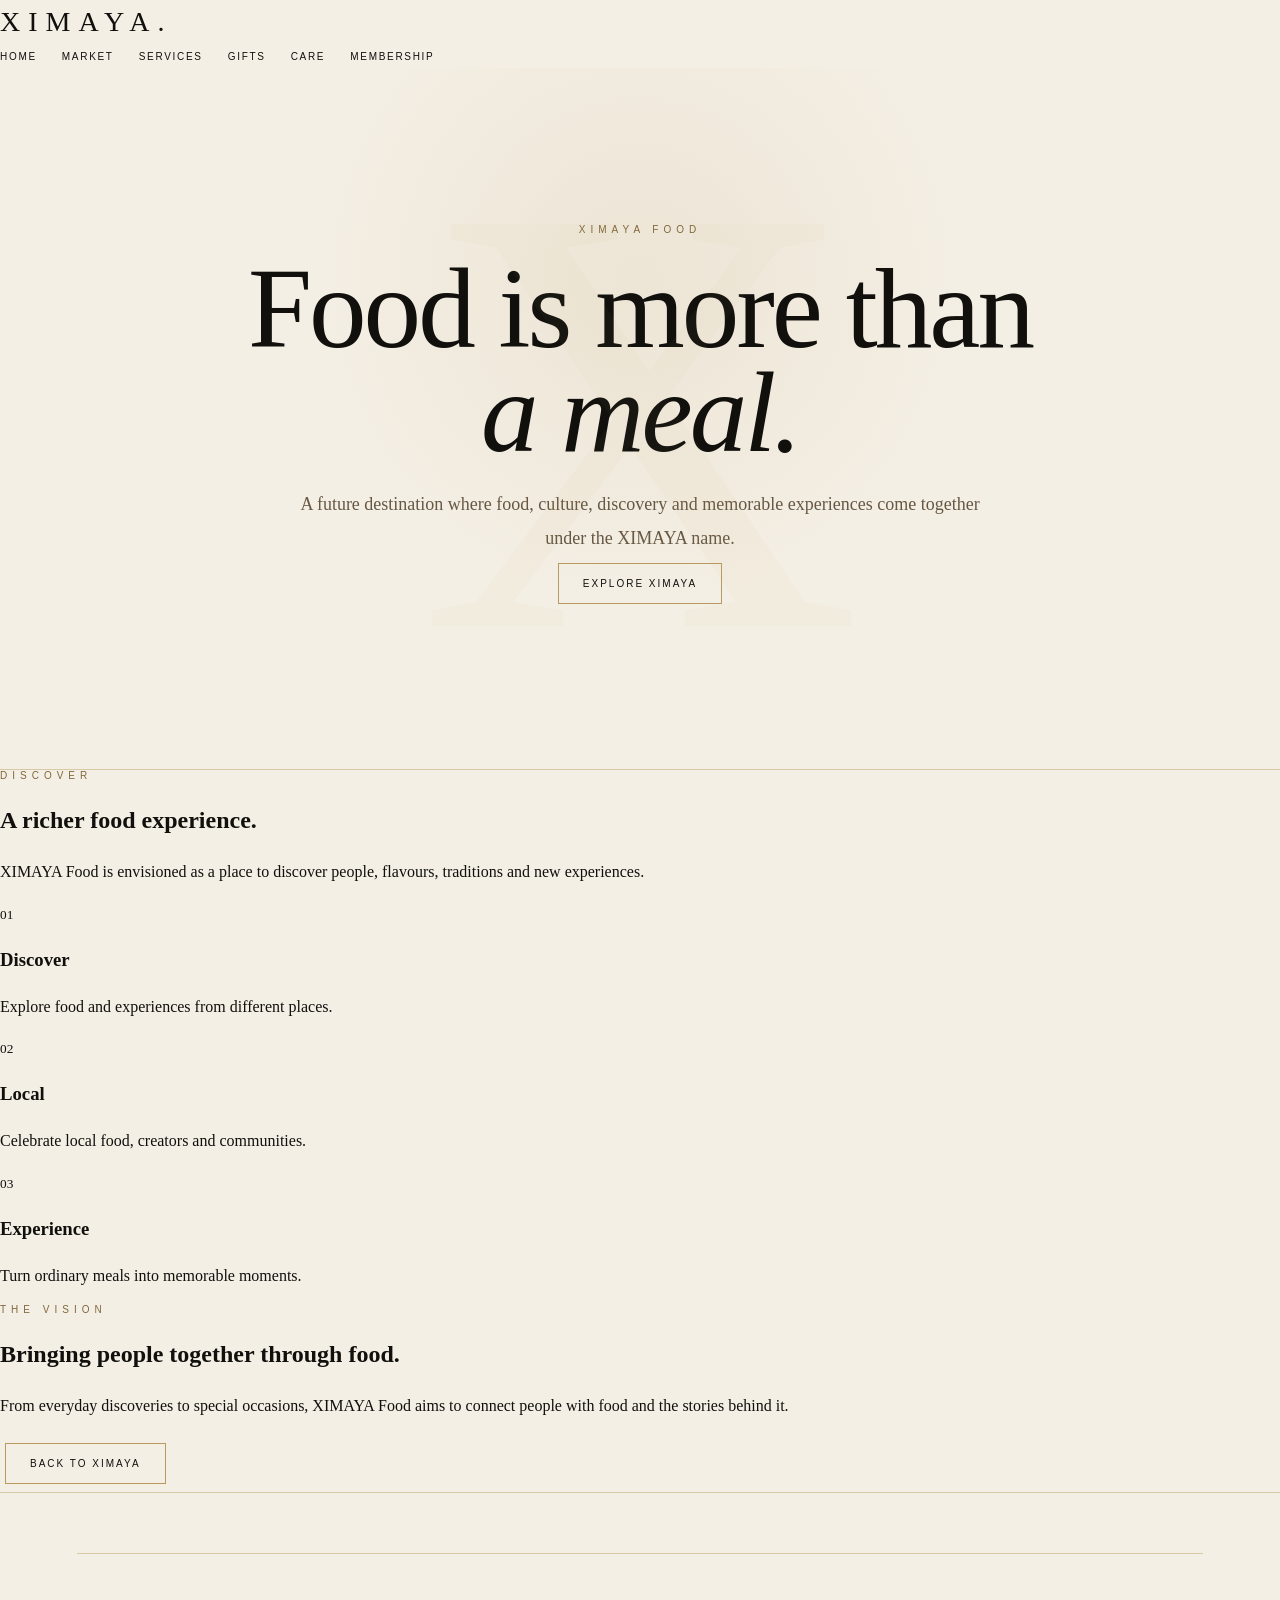
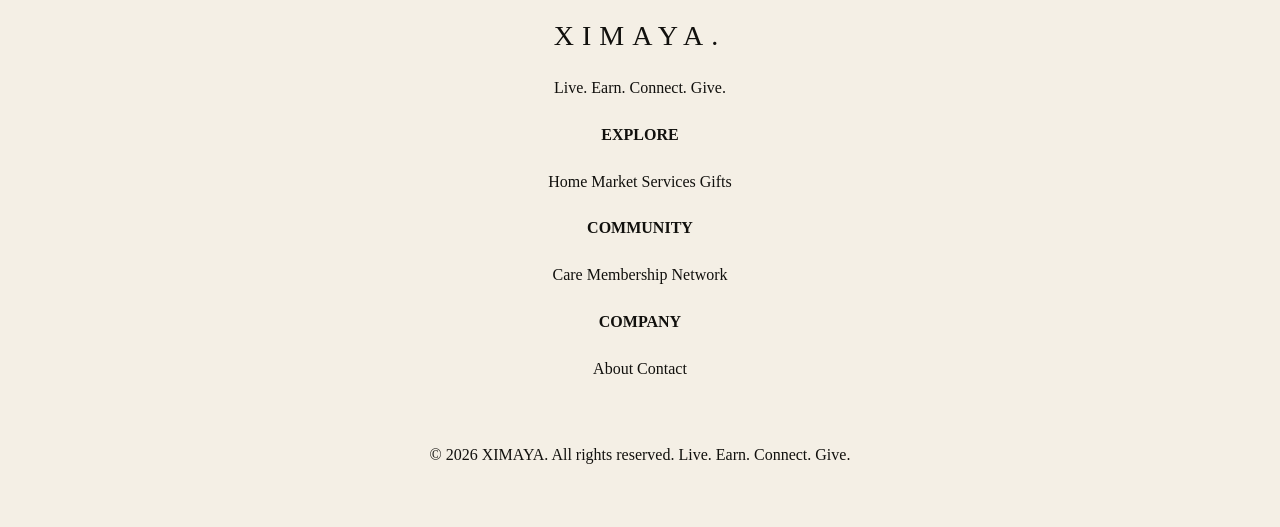
<file: food.html>
<!DOCTYPE html>
<html lang="en">
<head>
<meta charset="UTF-8">
<meta name="viewport" content="width=device-width,initial-scale=1.0">
<title>XIMAYA Food</title>
<link rel="stylesheet" href="style.css">
</head>

<body>

<header>
<div class="container">
<nav>
<a class="logo" href="index.html">XIMAYA<span>.</span></a>

<div class="links">
<a href="index.html">Home</a>
<a href="market.html">Market</a>
<a href="services.html">Services</a>
<a href="gifts.html">Gifts</a>
<a href="care.html">Care</a>
<a href="membership.html">Membership</a>
</div>
</nav>
</div>
</header>

<section class="hero">
<div class="container">

<div class="eyebrow">XIMAYA Food</div>

<h1>
Food is more than<br>
<span>a meal.</span>
</h1>

<p>
A future destination where food, culture, discovery and memorable
experiences come together under the XIMAYA name.
</p>

<a class="btn primary" href="index.html">Explore XIMAYA</a>

</div>
</section>

<section class="light">
<div class="container">

<div class="heading">
<div class="eyebrow">Discover</div>
<h2>A richer food experience.</h2>
<p>
XIMAYA Food is envisioned as a place to discover people, flavours,
traditions and new experiences.
</p>
</div>

<div class="grid">

<div class="card">
<small>01</small>
<div>
<h3>Discover</h3>
<p>Explore food and experiences from different places.</p>
</div>
</div>

<div class="card">
<small>02</small>
<div>
<h3>Local</h3>
<p>Celebrate local food, creators and communities.</p>
</div>
</div>

<div class="card">
<small>03</small>
<div>
<h3>Experience</h3>
<p>Turn ordinary meals into memorable moments.</p>
</div>
</div>

</div>
</div>
</section>

<section>
<div class="container">

<div class="panel">

<div class="eyebrow">The Vision</div>

<h2>
Bringing people together through food.
</h2>

<p>
From everyday discoveries to special occasions, XIMAYA Food aims to
connect people with food and the stories behind it.
</p>

<a class="btn primary" href="index.html">Back to XIMAYA</a>

</div>

</div>
</section>

<footer>
<div class="container">

<div class="footer">

<div>
<div class="logo">XIMAYA<span>.</span></div>
<p>Live. Earn. Connect. Give.</p>
</div>

<div>
<h4>EXPLORE</h4>
<a href="index.html">Home</a>
<a href="market.html">Market</a>
<a href="services.html">Services</a>
<a href="gifts.html">Gifts</a>
</div>

<div>
<h4>COMMUNITY</h4>
<a href="care.html">Care</a>
<a href="membership.html">Membership</a>
<a href="network.html">Network</a>
</div>

<div>
<h4>COMPANY</h4>
<a href="about.html">About</a>
<a href="contact.html">Contact</a>
</div>

</div>

<div class="copy">
<span>© 2026 XIMAYA. All rights reserved.</span>
<span>Live. Earn. Connect. Give.</span>
</div>

</div>
</footer>

</body>
</html>
</file>
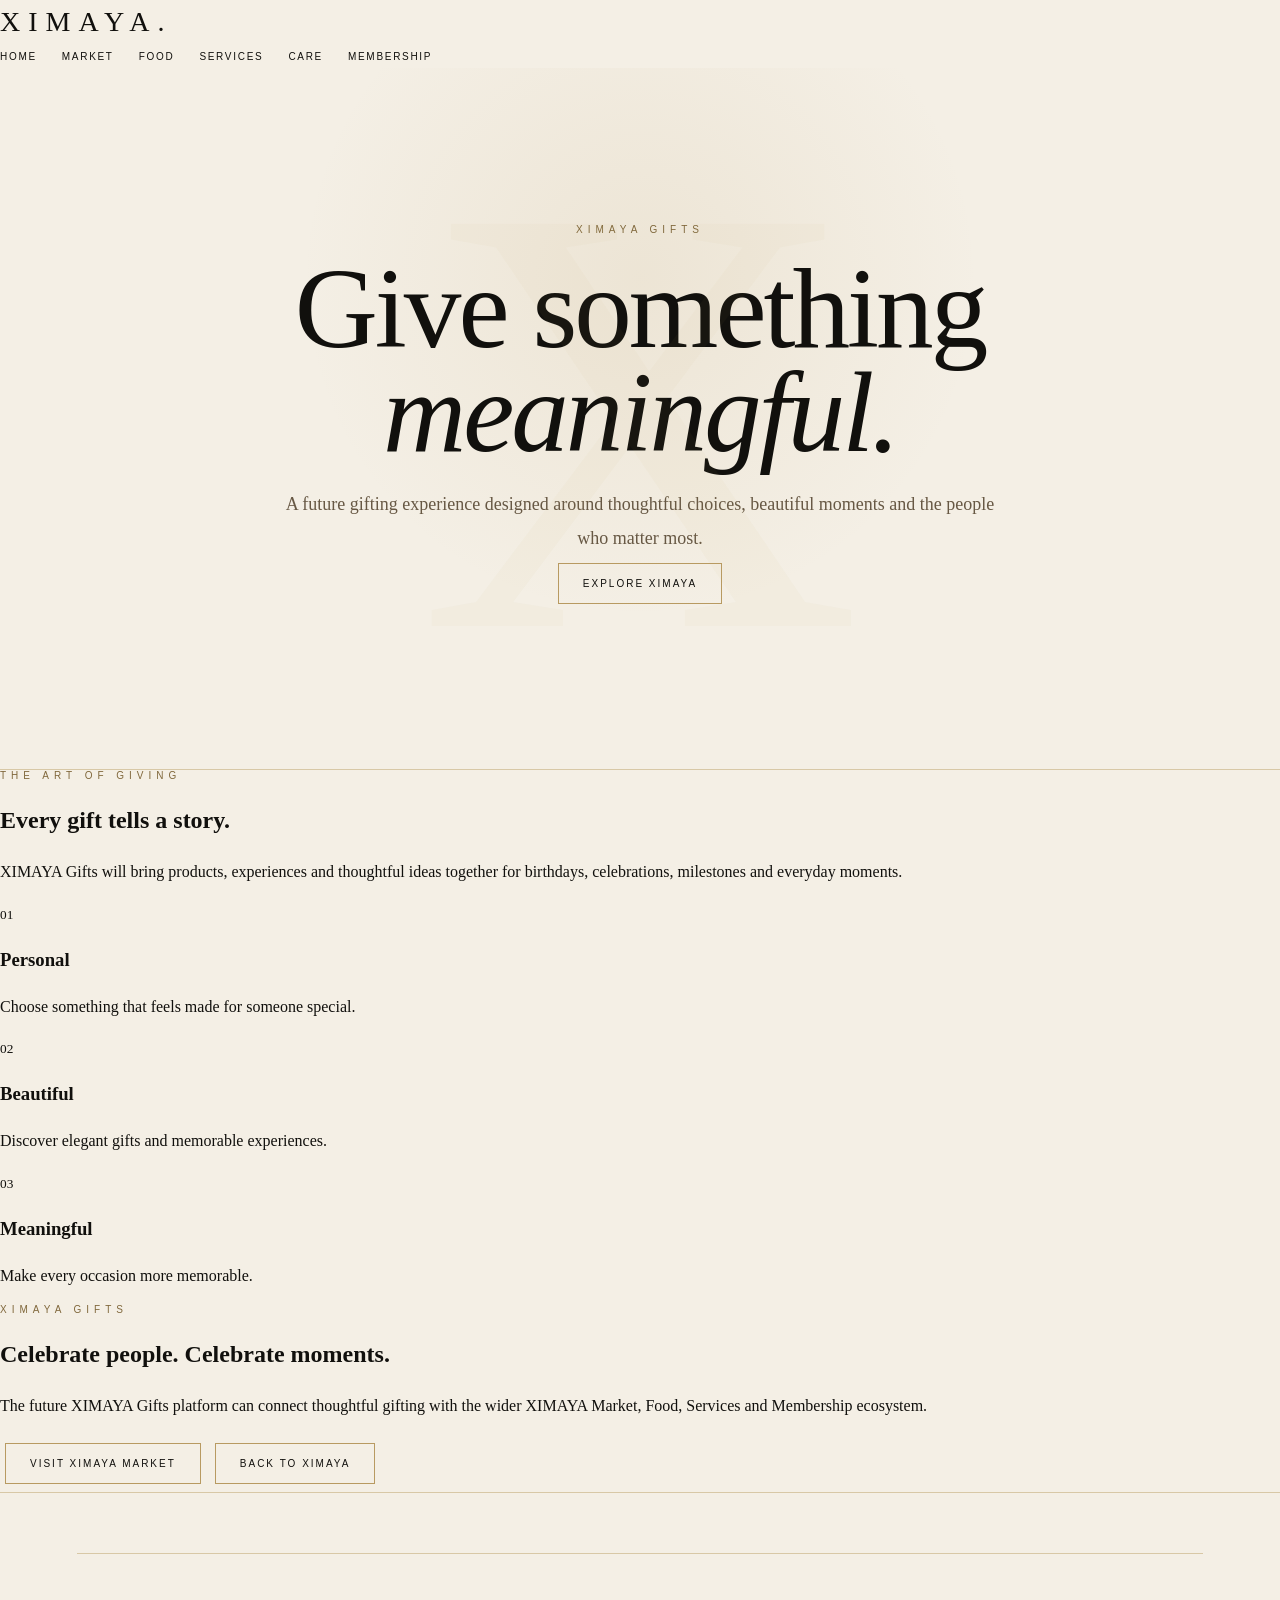
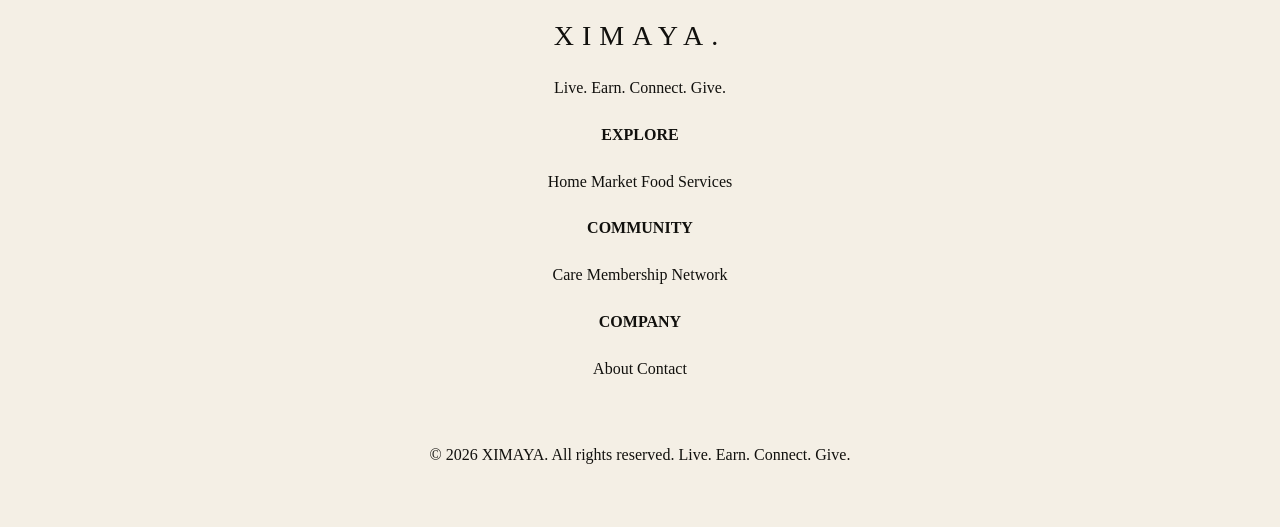
<file: gifts.html>
<!DOCTYPE html>
<html lang="en">
<head>
<meta charset="UTF-8">
<meta name="viewport" content="width=device-width,initial-scale=1.0">
<title>XIMAYA Gifts</title>
<link rel="stylesheet" href="style.css">
</head>

<body>

<header>
<div class="container">
<nav>
<a class="logo" href="index.html">XIMAYA<span>.</span></a>

<div class="links">
<a href="index.html">Home</a>
<a href="market.html">Market</a>
<a href="food.html">Food</a>
<a href="services.html">Services</a>
<a href="care.html">Care</a>
<a href="membership.html">Membership</a>
</div>
</nav>
</div>
</header>

<section class="hero">
<div class="container">

<div class="eyebrow">XIMAYA Gifts</div>

<h1>
Give something<br>
<span>meaningful.</span>
</h1>

<p>
A future gifting experience designed around thoughtful choices,
beautiful moments and the people who matter most.
</p>

<a class="btn primary" href="index.html">Explore XIMAYA</a>

</div>
</section>

<section class="light">
<div class="container">

<div class="heading">
<div class="eyebrow">The Art of Giving</div>
<h2>Every gift tells a story.</h2>
<p>
XIMAYA Gifts will bring products, experiences and thoughtful ideas
together for birthdays, celebrations, milestones and everyday moments.
</p>
</div>

<div class="grid">

<div class="card">
<small>01</small>
<div>
<h3>Personal</h3>
<p>Choose something that feels made for someone special.</p>
</div>
</div>

<div class="card">
<small>02</small>
<div>
<h3>Beautiful</h3>
<p>Discover elegant gifts and memorable experiences.</p>
</div>
</div>

<div class="card">
<small>03</small>
<div>
<h3>Meaningful</h3>
<p>Make every occasion more memorable.</p>
</div>
</div>

</div>
</div>
</section>

<section>
<div class="container">

<div class="panel">

<div class="eyebrow">XIMAYA Gifts</div>

<h2>
Celebrate people. Celebrate moments.
</h2>

<p>
The future XIMAYA Gifts platform can connect thoughtful gifting with
the wider XIMAYA Market, Food, Services and Membership ecosystem.
</p>

<a class="btn primary" href="market.html">Visit XIMAYA Market</a>
<a class="btn secondary" href="index.html">Back to XIMAYA</a>

</div>

</div>
</section>

<footer>
<div class="container">

<div class="footer">

<div>
<div class="logo">XIMAYA<span>.</span></div>
<p>Live. Earn. Connect. Give.</p>
</div>

<div>
<h4>EXPLORE</h4>
<a href="index.html">Home</a>
<a href="market.html">Market</a>
<a href="food.html">Food</a>
<a href="services.html">Services</a>
</div>

<div>
<h4>COMMUNITY</h4>
<a href="care.html">Care</a>
<a href="membership.html">Membership</a>
<a href="network.html">Network</a>
</div>

<div>
<h4>COMPANY</h4>
<a href="about.html">About</a>
<a href="contact.html">Contact</a>
</div>

</div>

<div class="copy">
<span>© 2026 XIMAYA. All rights reserved.</span>
<span>Live. Earn. Connect. Give.</span>
</div>

</div>
</footer>

</body>
</html>
</file>
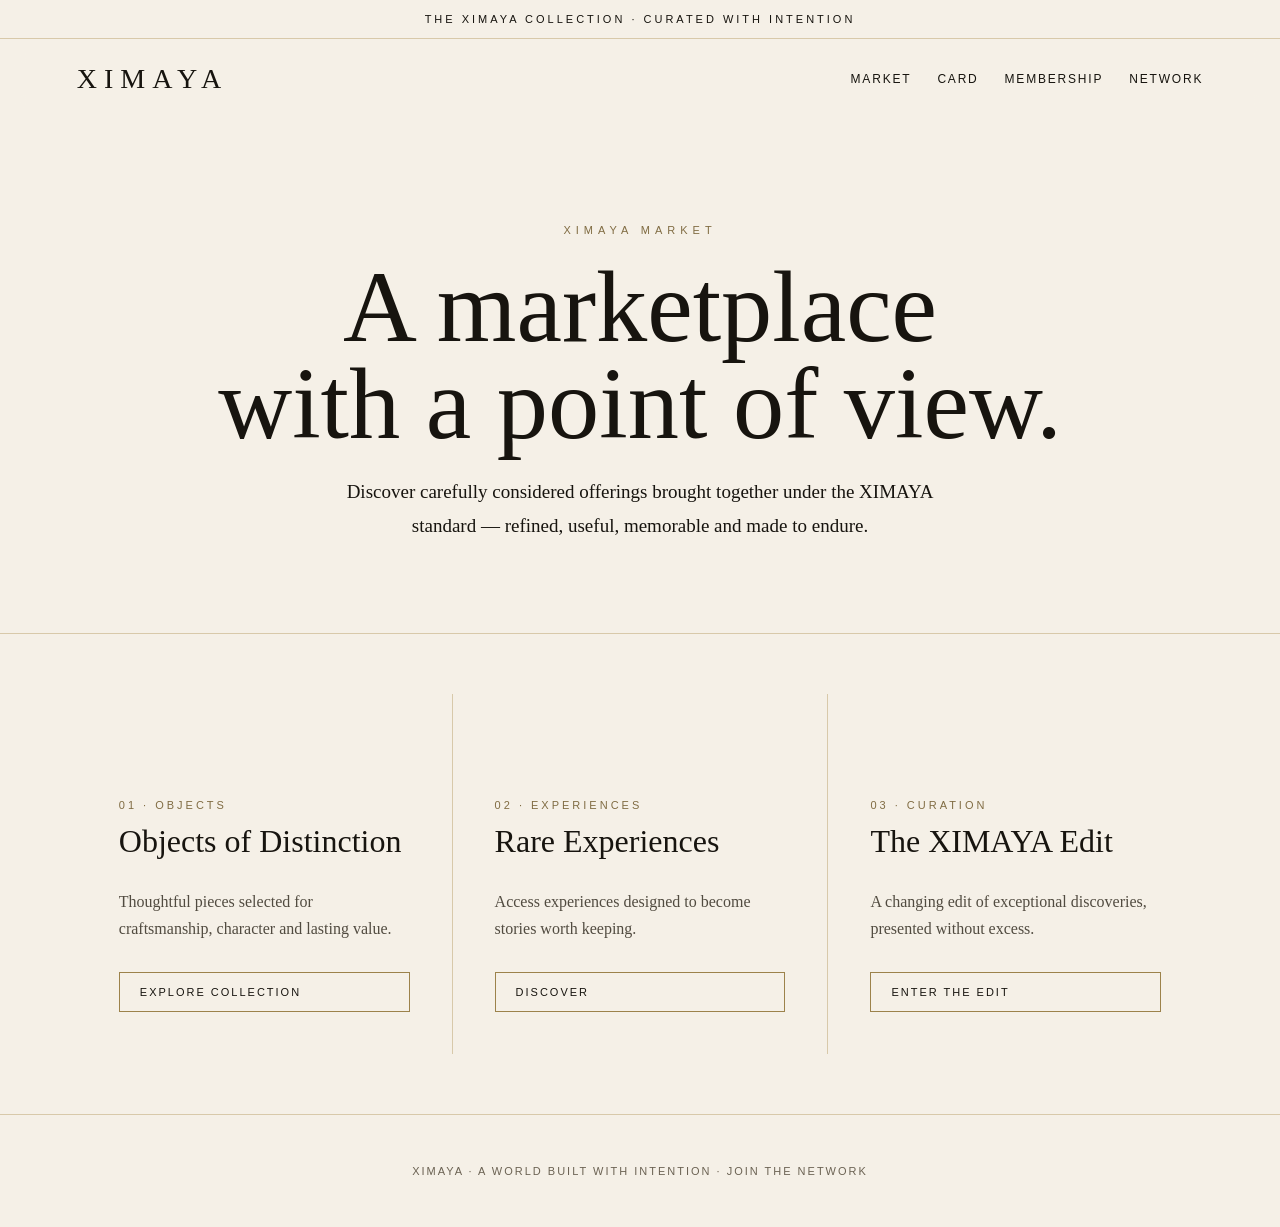
<file: market.html>
<!DOCTYPE html><html lang="en"><head><meta charset="UTF-8"><meta name="viewport" content="width=device-width,initial-scale=1.0"><title>XIMAYA Market</title><meta name="description" content="XIMAYA Market — a curated world of exceptional products, ideas and experiences."><style>:root{--ink:#17140f;--cream:#f5f0e7;--gold:#b9985a;--line:#d8c9aa}*{box-sizing:border-box}body{margin:0;background:var(--cream);color:var(--ink);font-family:Georgia,'Times New Roman',serif}a{color:inherit;text-decoration:none}.top{padding:13px 6%;border-bottom:1px solid var(--line);font:11px Arial;letter-spacing:3px;text-transform:uppercase;text-align:center}.nav{display:flex;align-items:center;justify-content:space-between;padding:24px 6%;position:sticky;top:0;background:#f5f0e7ee;backdrop-filter:blur(12px);z-index:5}.logo{font-size:28px;letter-spacing:7px}.links{display:flex;gap:26px;font:12px Arial;letter-spacing:1.8px;text-transform:uppercase}.hero{padding:105px 8% 90px;text-align:center;border-bottom:1px solid var(--line)}.eyebrow{font:11px Arial;letter-spacing:5px;text-transform:uppercase;color:#806c43}.hero h1{font-size:clamp(48px,8vw,104px);font-weight:400;line-height:.95;margin:22px 0}.hero p{max-width:650px;margin:auto;font-size:19px;line-height:1.8}.grid{display:grid;grid-template-columns:repeat(3,1fr);gap:1px;background:var(--line);margin:60px 6%}.card{background:var(--cream);min-height:360px;padding:42px;display:flex;flex-direction:column;justify-content:flex-end}.num{font:11px Arial;letter-spacing:3px;color:#806c43}.card h2{font-size:32px;font-weight:400;margin:12px 0}.card p{line-height:1.7;color:#514b40}.btn{display:inline-block;border:1px solid #9c824b;padding:13px 20px;font:11px Arial;letter-spacing:2px;text-transform:uppercase;margin-top:14px}.footer{text-align:center;border-top:1px solid var(--line);padding:50px 6%;font:11px Arial;letter-spacing:2px;color:#6b6253}@media(max-width:800px){.links{display:none}.grid{grid-template-columns:1fr;margin:35px 5%}.hero{padding:75px 7%}}</style></head><body><div class="top">The XIMAYA Collection · Curated with Intention</div><nav class="nav"><a class="logo" href="index.html">XIMAYA</a><div class="links"><a href="market.html">Market</a><a href="card.html">Card</a><a href="membership.html">Membership</a><a href="network.html">Network</a></div></nav><main><section class="hero"><div class="eyebrow">XIMAYA Market</div><h1>A marketplace<br>with a point of view.</h1><p>Discover carefully considered offerings brought together under the XIMAYA standard — refined, useful, memorable and made to endure.</p></section><section class="grid"><article class="card"><span class="num">01 · OBJECTS</span><h2>Objects of Distinction</h2><p>Thoughtful pieces selected for craftsmanship, character and lasting value.</p><a class="btn" href="#">Explore Collection</a></article><article class="card"><span class="num">02 · EXPERIENCES</span><h2>Rare Experiences</h2><p>Access experiences designed to become stories worth keeping.</p><a class="btn" href="#">Discover</a></article><article class="card"><span class="num">03 · CURATION</span><h2>The XIMAYA Edit</h2><p>A changing edit of exceptional discoveries, presented without excess.</p><a class="btn" href="membership.html">Enter the Edit</a></article></section></main><footer class="footer">XIMAYA · A WORLD BUILT WITH INTENTION · <a href="network.html">JOIN THE NETWORK</a></footer></body></html>
</file>
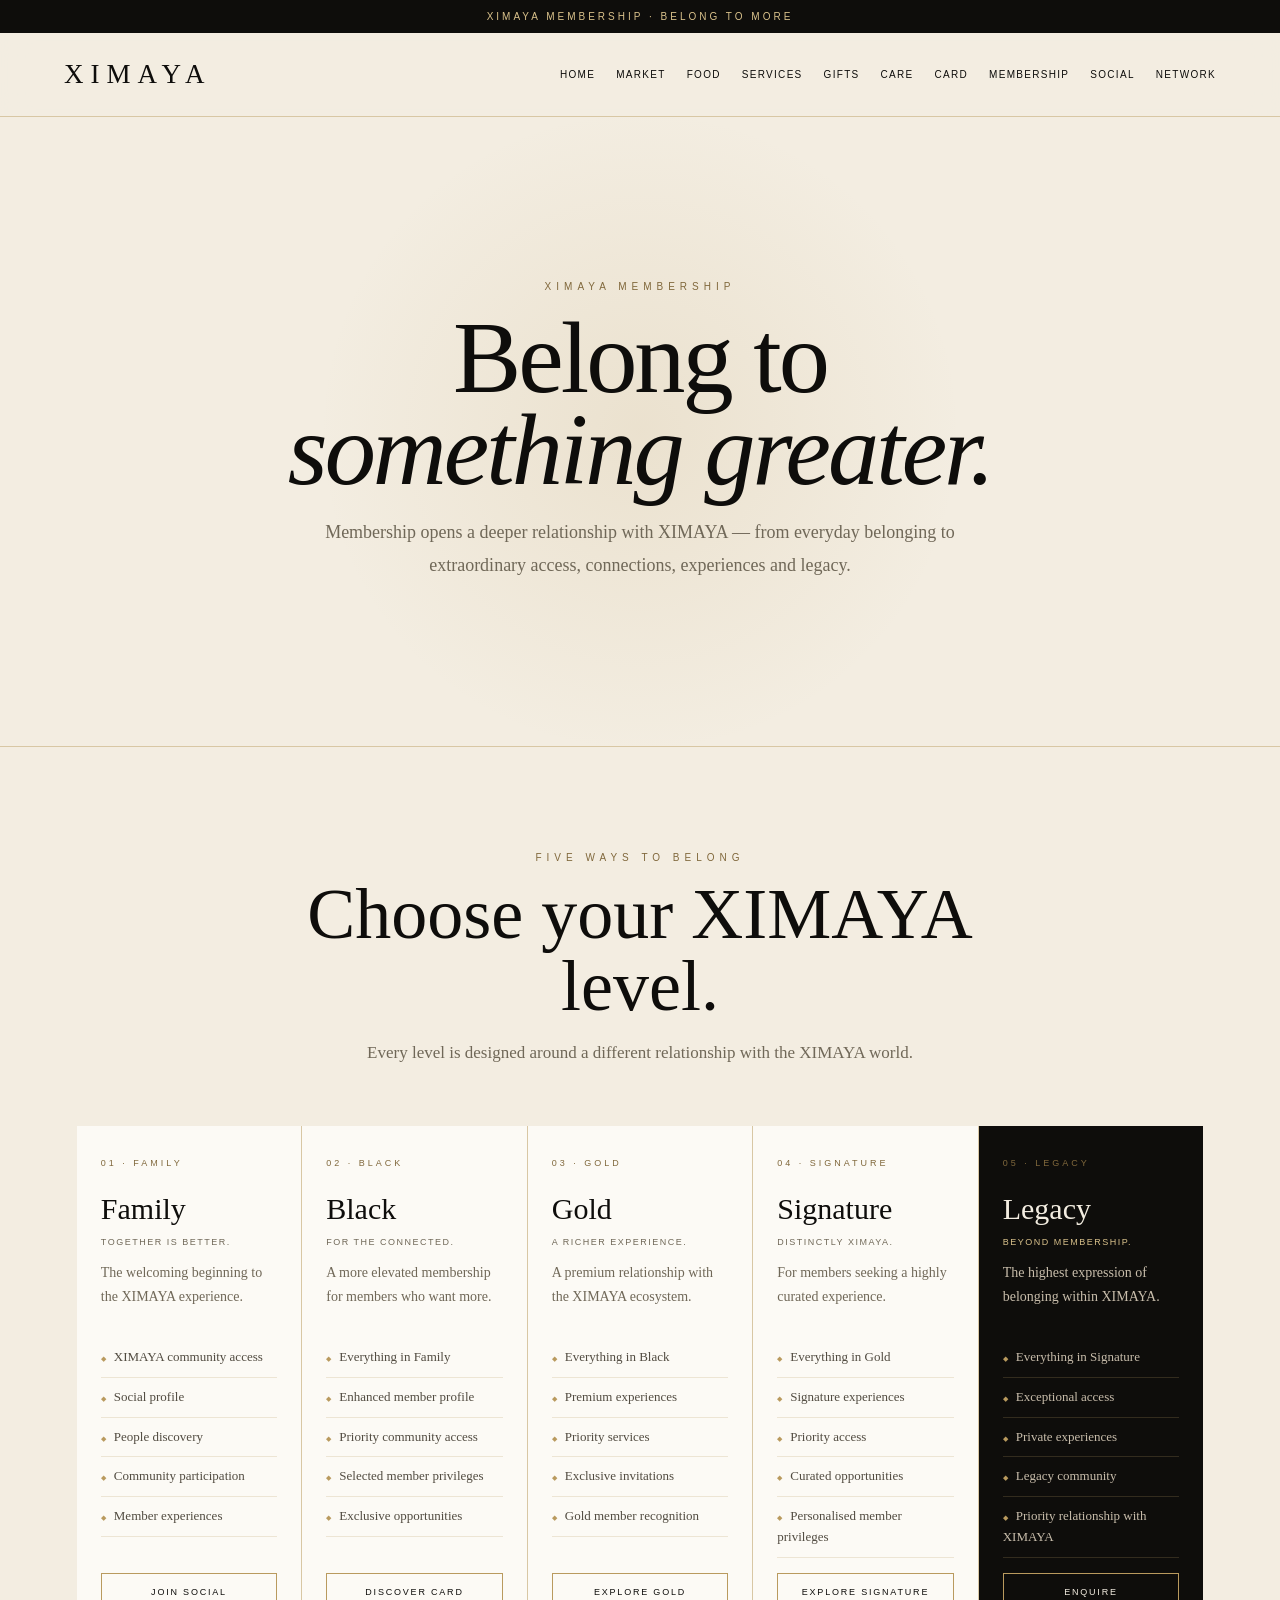
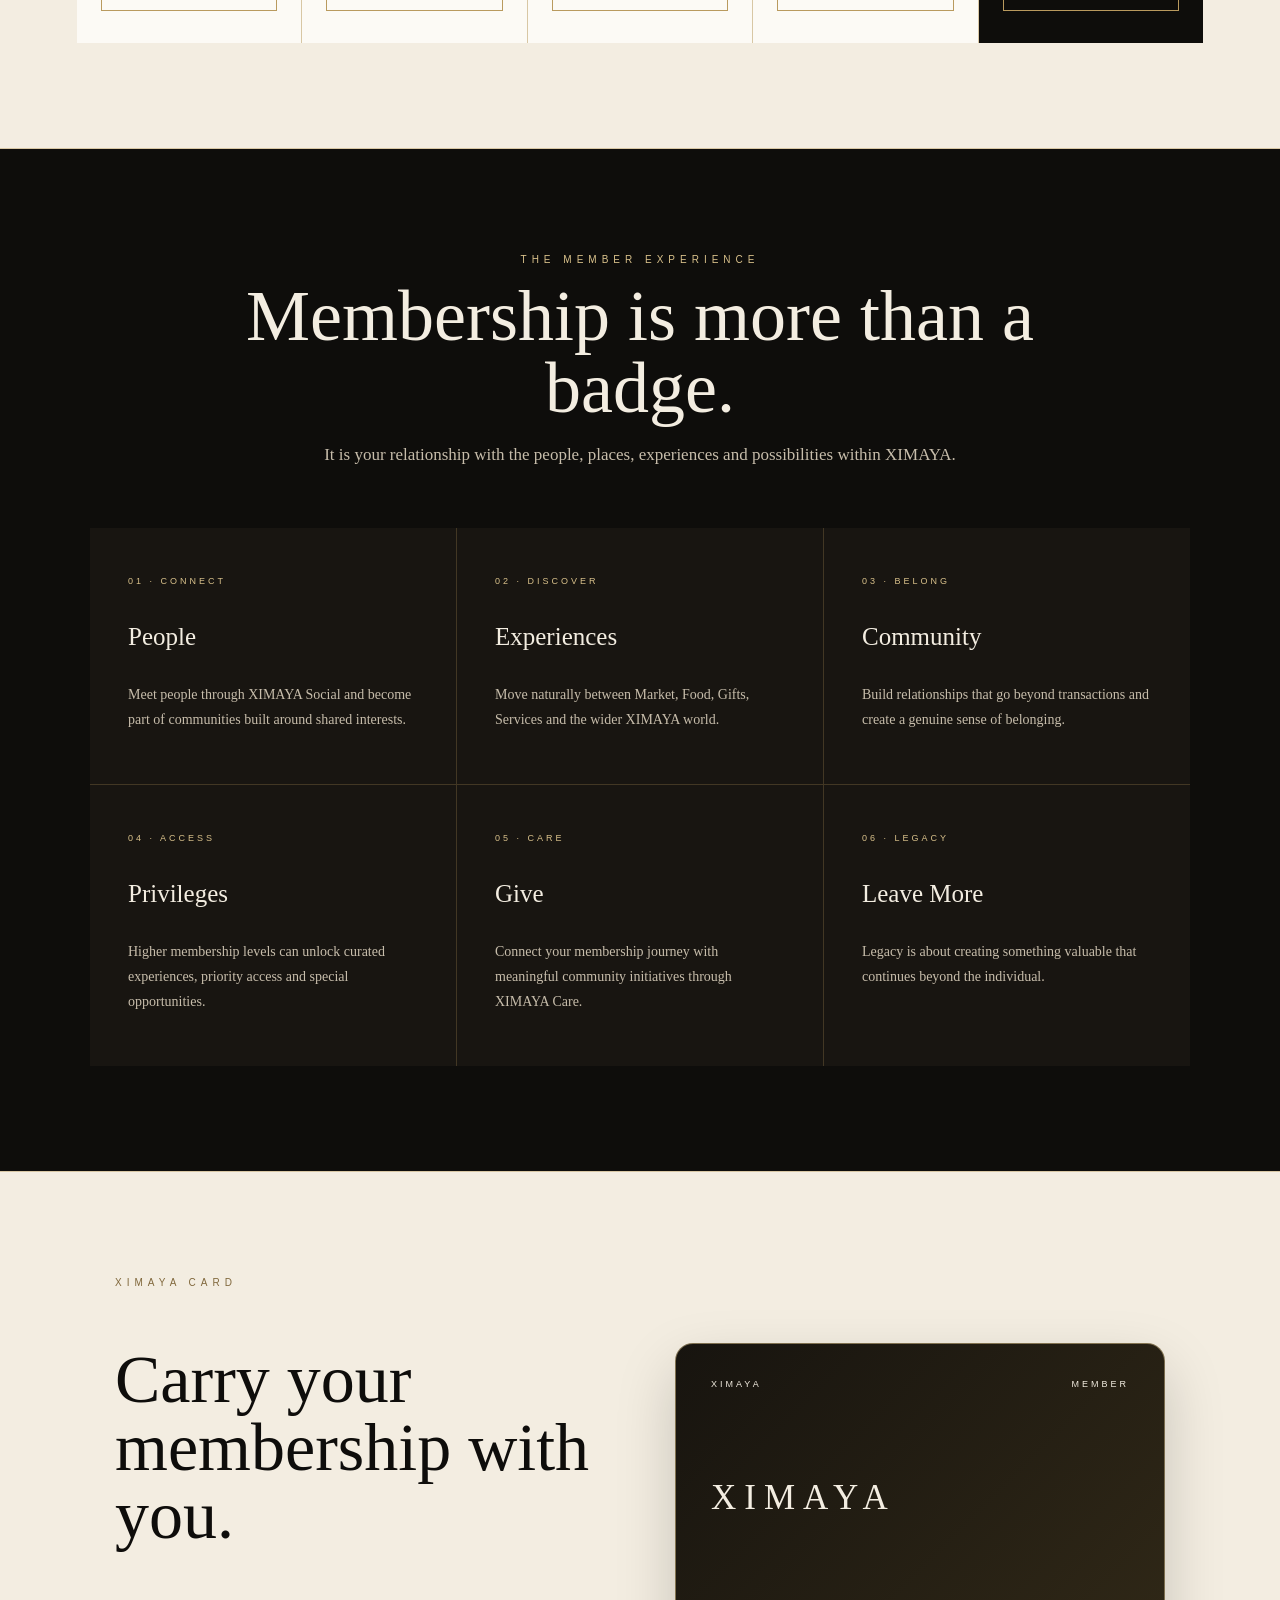
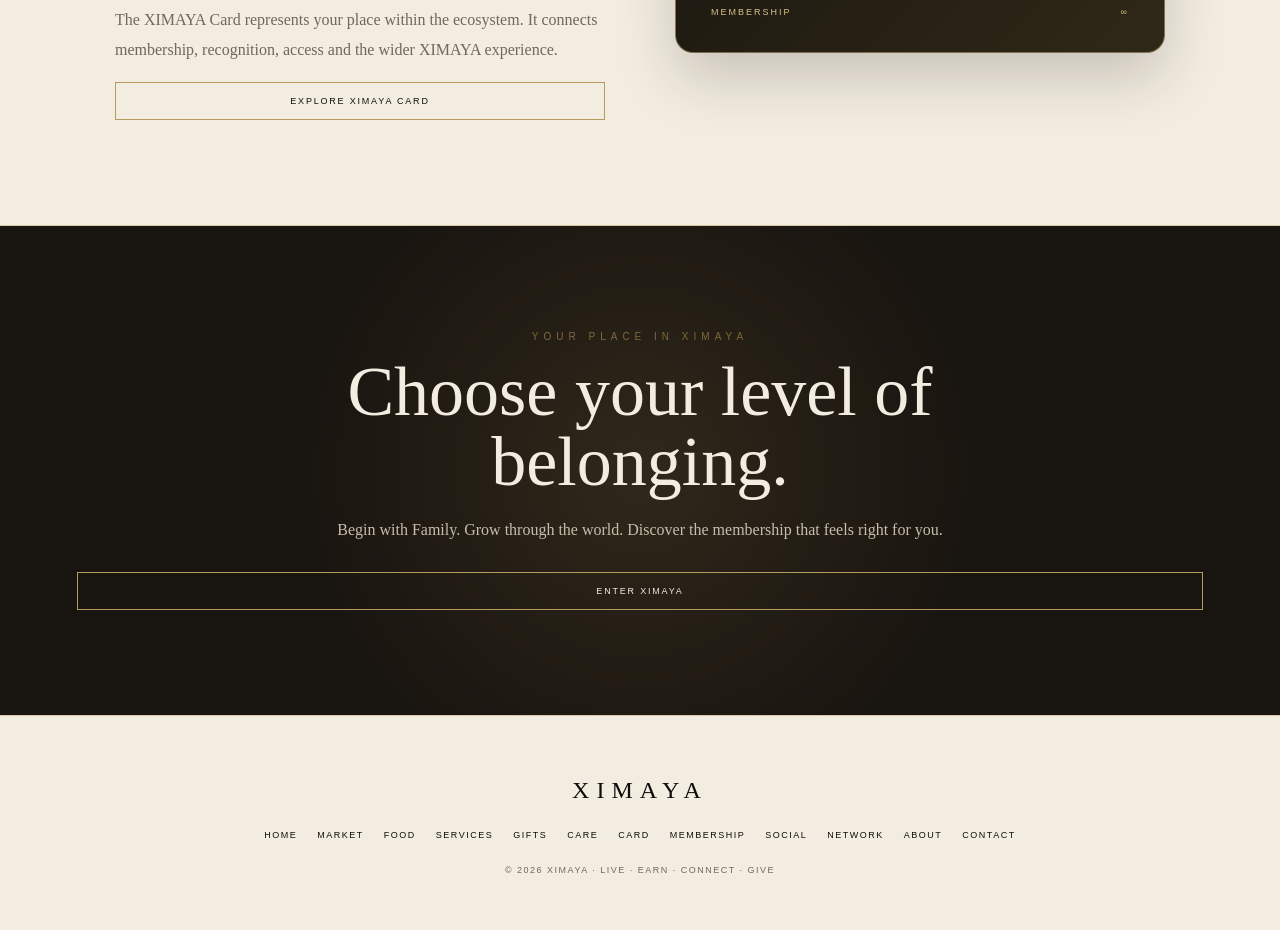
<file: membership.html>
<!DOCTYPE html>
<html lang="en">
<head>
<meta charset="UTF-8">
<meta name="viewport" content="width=device-width, initial-scale=1.0">
<title>XIMAYA Membership — Belong to More</title>
<meta name="description" content="Discover XIMAYA Membership — Family, Black, Gold, Signature and Legacy.">
<style>
:root{
  --black:#0e0d0b;
  --dark:#18140f;
  --cream:#f3ede1;
  --ivory:#fcfaf5;
  --gold:#b99a5e;
  --gold2:#d9c18b;
  --line:#d8c7a4;
  --muted:#706858;
  --soft:#e9dfcd;
}
*{box-sizing:border-box}
html{scroll-behavior:smooth}
body{
  margin:0;
  background:var(--cream);
  color:var(--black);
  font-family:Georgia,"Times New Roman",serif;
  line-height:1.6;
}
a{text-decoration:none;color:inherit}
.topbar{
  background:var(--black);
  color:var(--gold2);
  text-align:center;
  padding:11px;
  font:10px Arial,sans-serif;
  letter-spacing:3px;
  text-transform:uppercase;
}
.nav{
  position:sticky;
  top:0;
  z-index:20;
  display:flex;
  justify-content:space-between;
  align-items:center;
  padding:20px 5%;
  background:#f3ede1ed;
  backdrop-filter:blur(15px);
  border-bottom:1px solid var(--line);
}
.logo{font-size:27px;letter-spacing:7px}
.links{
  display:flex;
  gap:21px;
  font:10px Arial,sans-serif;
  letter-spacing:1.3px;
  text-transform:uppercase;
}
.links a:hover{color:#80683c}
.hero{
  min-height:70vh;
  display:flex;
  justify-content:center;
  align-items:center;
  text-align:center;
  padding:90px 6%;
  background:
    radial-gradient(circle at center,rgba(185,154,94,.14),transparent 45%),
    var(--cream);
  border-bottom:1px solid var(--line);
}
.eyebrow{
  color:#80683c;
  font:10px Arial,sans-serif;
  letter-spacing:5px;
  text-transform:uppercase;
}
.hero h1{
  margin:20px 0;
  font-size:clamp(55px,8vw,105px);
  line-height:.9;
  font-weight:400;
  letter-spacing:-3px;
}
.hero h1 em{font-style:italic}
.hero p{
  max-width:700px;
  margin:auto;
  color:var(--muted);
  font-size:18px;
  line-height:1.85;
}
.section{
  padding:105px 6%;
  border-bottom:1px solid var(--line);
}
.heading{
  max-width:800px;
  margin:0 auto 60px;
  text-align:center;
}
.heading h2{
  margin:15px 0;
  font-size:clamp(42px,6vw,72px);
  line-height:1;
  font-weight:400;
}
.heading p{
  color:var(--muted);
  font-size:17px;
}
.members{
  max-width:1250px;
  margin:auto;
  display:grid;
  grid-template-columns:repeat(5,1fr);
  gap:1px;
  background:var(--line);
}
.member{
  min-height:500px;
  padding:32px 24px;
  background:var(--ivory);
  display:flex;
  flex-direction:column;
  transition:.35s ease;
}
.member:hover{
  transform:translateY(-7px);
  background:#f8f0df;
}
.member.featured{
  background:var(--black);
  color:var(--cream);
}
.member.featured p,
.member.featured li{color:#c8bdab}
.member-number{
  color:#80683c;
  font:9px Arial,sans-serif;
  letter-spacing:3px;
}
.member h3{
  margin:17px 0 4px;
  font-size:30px;
  font-weight:400;
}
.member .tagline{
  color:var(--muted);
  font:9px Arial,sans-serif;
  letter-spacing:1.5px;
  text-transform:uppercase;
}
.member.featured .tagline{color:var(--gold2)}
.member p{
  color:var(--muted);
  font-size:14px;
  line-height:1.7;
}
.member ul{
  margin:15px 0;
  padding:0;
  list-style:none;
  flex:1;
}
.member li{
  padding:9px 0;
  border-bottom:1px solid rgba(184,154,97,.22);
  color:#514b40;
  font-size:13px;
}
.member li:before{
  content:"◆";
  margin-right:8px;
  color:var(--gold);
  font-size:7px;
}
.button{
  display:block;
  text-align:center;
  padding:13px 10px;
  border:1px solid var(--gold);
  font:9px Arial,sans-serif;
  letter-spacing:1.8px;
  text-transform:uppercase;
  transition:.3s ease;
}
.button:hover{
  background:var(--gold);
  color:var(--black);
}
.dark{
  background:var(--black);
  color:var(--cream);
}
.dark .eyebrow{color:var(--gold2)}
.dark .heading p{color:#c7bdab}
.benefits{
  max-width:1100px;
  margin:auto;
  display:grid;
  grid-template-columns:repeat(3,1fr);
  gap:1px;
  background:rgba(185,154,94,.3);
}
.benefit{
  padding:38px;
  background:#181511;
}
.benefit span{
  color:var(--gold2);
  font:9px Arial,sans-serif;
  letter-spacing:3px;
}
.benefit h3{
  font-size:25px;
  font-weight:400;
}
.benefit p{
  color:#c7bdab;
  font-size:14px;
  line-height:1.8;
}
.card-section{
  max-width:1050px;
  margin:auto;
  display:grid;
  grid-template-columns:1fr 1fr;
  gap:70px;
  align-items:center;
}
.card-section h2{
  font-size:clamp(42px,6vw,68px);
  line-height:1;
  font-weight:400;
}
.card-section p{
  color:var(--muted);
  font-size:16px;
  line-height:1.9;
}
.xcard{
  min-height:310px;
  padding:35px;
  border-radius:18px;
  background:
    linear-gradient(135deg,#17140f,#302817);
  color:var(--cream);
  box-shadow:0 25px 60px rgba(0,0,0,.18);
  border:1px solid rgba(217,193,139,.5);
  display:flex;
  flex-direction:column;
  justify-content:space-between;
}
.xcard-top{
  display:flex;
  justify-content:space-between;
  font:9px Arial,sans-serif;
  letter-spacing:3px;
}
.xcard-name{
  font-size:35px;
  letter-spacing:8px;
}
.xcard-bottom{
  display:flex;
  justify-content:space-between;
  color:var(--gold2);
  font:9px Arial,sans-serif;
  letter-spacing:2px;
}
.cta{
  text-align:center;
  padding:105px 6%;
  background:
    radial-gradient(circle at center,rgba(185,154,94,.15),transparent 50%),
    var(--dark);
  color:var(--cream);
}
.cta h2{
  max-width:800px;
  margin:15px auto;
  font-size:clamp(42px,6vw,70px);
  line-height:1;
  font-weight:400;
}
.cta p{
  max-width:650px;
  margin:20px auto 30px;
  color:#c7bdab;
}
.footer{
  padding:55px 6%;
  text-align:center;
  border-top:1px solid var(--line);
}
.footer-logo{
  font-size:24px;
  letter-spacing:7px;
}
.footer-links{
  display:flex;
  justify-content:center;
  flex-wrap:wrap;
  gap:20px;
  margin-top:20px;
  font:9px Arial,sans-serif;
  letter-spacing:1.5px;
  text-transform:uppercase;
}
.footer-links a:hover{color:#80683c}
.copy{
  margin-top:25px;
  color:var(--muted);
  font:9px Arial,sans-serif;
  letter-spacing:1.5px;
}
@media(max-width:1100px){
  .members{grid-template-columns:repeat(3,1fr)}
}
@media(max-width:800px){
  .links{display:none}
  .members{grid-template-columns:1fr 1fr}
  .benefits{grid-template-columns:1fr}
  .card-section{grid-template-columns:1fr;gap:40px}
}
@media(max-width:550px){
  .members{grid-template-columns:1fr}
  .hero h1{font-size:53px}
  .section{padding:75px 6%}
}
</style>
</head>

<body>

<div class="topbar">
XIMAYA MEMBERSHIP · BELONG TO MORE
</div>

<nav class="nav">
<a class="logo" href="index.html">XIMAYA</a>

<div class="links">
<a href="index.html">Home</a>
<a href="market.html">Market</a>
<a href="food.html">Food</a>
<a href="services.html">Services</a>
<a href="gifts.html">Gifts</a>
<a href="care.html">Care</a>
<a href="card.html">Card</a>
<a href="membership.html">Membership</a>
<a href="social.html">Social</a>
<a href="network.html">Network</a>
</div>
</nav>

<section class="hero">
<div>
<div class="eyebrow">XIMAYA Membership</div>

<h1>Belong to<br><em>something greater.</em></h1>

<p>
Membership opens a deeper relationship with XIMAYA —
from everyday belonging to extraordinary access,
connections, experiences and legacy.
</p>
</div>
</section>

<section class="section">

<div class="heading">
<div class="eyebrow">Five Ways to Belong</div>
<h2>Choose your XIMAYA level.</h2>
<p>
Every level is designed around a different relationship
with the XIMAYA world.
</p>
</div>

<div class="members">

<div class="member">
<div class="member-number">01 · FAMILY</div>
<h3>Family</h3>
<div class="tagline">Together is better.</div>

<p>
The welcoming beginning to the XIMAYA experience.
</p>

<ul>
<li>XIMAYA community access</li>
<li>Social profile</li>
<li>People discovery</li>
<li>Community participation</li>
<li>Member experiences</li>
</ul>

<a class="button" href="social.html">Join Social</a>
</div>


<div class="member">
<div class="member-number">02 · BLACK</div>
<h3>Black</h3>
<div class="tagline">For the connected.</div>

<p>
A more elevated membership for members who want more.
</p>

<ul>
<li>Everything in Family</li>
<li>Enhanced member profile</li>
<li>Priority community access</li>
<li>Selected member privileges</li>
<li>Exclusive opportunities</li>
</ul>

<a class="button" href="card.html">Discover Card</a>
</div>


<div class="member">
<div class="member-number">03 · GOLD</div>
<h3>Gold</h3>
<div class="tagline">A richer experience.</div>

<p>
A premium relationship with the XIMAYA ecosystem.
</p>

<ul>
<li>Everything in Black</li>
<li>Premium experiences</li>
<li>Priority services</li>
<li>Exclusive invitations</li>
<li>Gold member recognition</li>
</ul>

<a class="button" href="card.html">Explore Gold</a>
</div>


<div class="member">
<div class="member-number">04 · SIGNATURE</div>
<h3>Signature</h3>
<div class="tagline">Distinctly XIMAYA.</div>

<p>
For members seeking a highly curated experience.
</p>

<ul>
<li>Everything in Gold</li>
<li>Signature experiences</li>
<li>Priority access</li>
<li>Curated opportunities</li>
<li>Personalised member privileges</li>
</ul>

<a class="button" href="card.html">Explore Signature</a>
</div>


<div class="member featured">
<div class="member-number">05 · LEGACY</div>
<h3>Legacy</h3>
<div class="tagline">Beyond membership.</div>

<p>
The highest expression of belonging within XIMAYA.
</p>

<ul>
<li>Everything in Signature</li>
<li>Exceptional access</li>
<li>Private experiences</li>
<li>Legacy community</li>
<li>Priority relationship with XIMAYA</li>
</ul>

<a class="button" href="contact.html">Enquire</a>
</div>

</div>
</section>


<section class="section dark">

<div class="heading">
<div class="eyebrow">The Member Experience</div>
<h2>Membership is more than a badge.</h2>
<p>
It is your relationship with the people, places,
experiences and possibilities within XIMAYA.
</p>
</div>

<div class="benefits">

<div class="benefit">
<span>01 · CONNECT</span>
<h3>People</h3>
<p>
Meet people through XIMAYA Social and become part of
communities built around shared interests.
</p>
</div>

<div class="benefit">
<span>02 · DISCOVER</span>
<h3>Experiences</h3>
<p>
Move naturally between Market, Food, Gifts, Services
and the wider XIMAYA world.
</p>
</div>

<div class="benefit">
<span>03 · BELONG</span>
<h3>Community</h3>
<p>
Build relationships that go beyond transactions and
create a genuine sense of belonging.
</p>
</div>

<div class="benefit">
<span>04 · ACCESS</span>
<h3>Privileges</h3>
<p>
Higher membership levels can unlock curated experiences,
priority access and special opportunities.
</p>
</div>

<div class="benefit">
<span>05 · CARE</span>
<h3>Give</h3>
<p>
Connect your membership journey with meaningful
community initiatives through XIMAYA Care.
</p>
</div>

<div class="benefit">
<span>06 · LEGACY</span>
<h3>Leave More</h3>
<p>
Legacy is about creating something valuable that
continues beyond the individual.
</p>
</div>

</div>
</section>


<section class="section">

<div class="card-section">

<div>

<div class="eyebrow">XIMAYA Card</div>

<h2>Carry your membership with you.</h2>

<p>
The XIMAYA Card represents your place within the ecosystem.
It connects membership, recognition, access and the wider
XIMAYA experience.
</p>

<a class="button" href="card.html">Explore XIMAYA Card</a>

</div>

<div class="xcard">

<div class="xcard-top">
<span>XIMAYA</span>
<span>MEMBER</span>
</div>

<div class="xcard-name">XIMAYA</div>

<div class="xcard-bottom">
<span>MEMBERSHIP</span>
<span>∞</span>
</div>

</div>

</div>
</section>


<section class="cta">

<div class="eyebrow">Your Place in XIMAYA</div>

<h2>Choose your level of belonging.</h2>

<p>
Begin with Family. Grow through the world.
Discover the membership that feels right for you.
</p>

<a class="button" href="social.html">Enter XIMAYA</a>

</section>


<footer class="footer">

<div class="footer-logo">XIMAYA</div>

<div class="footer-links">
<a href="index.html">Home</a>
<a href="market.html">Market</a>
<a href="food.html">Food</a>
<a href="services.html">Services</a>
<a href="gifts.html">Gifts</a>
<a href="care.html">Care</a>
<a href="card.html">Card</a>
<a href="membership.html">Membership</a>
<a href="social.html">Social</a>
<a href="network.html">Network</a>
<a href="about.html">About</a>
<a href="contact.html">Contact</a>
</div>

<div class="copy">
© 2026 XIMAYA · LIVE · EARN · CONNECT · GIVE
</div>

</footer>

</body>
</html>
</file>
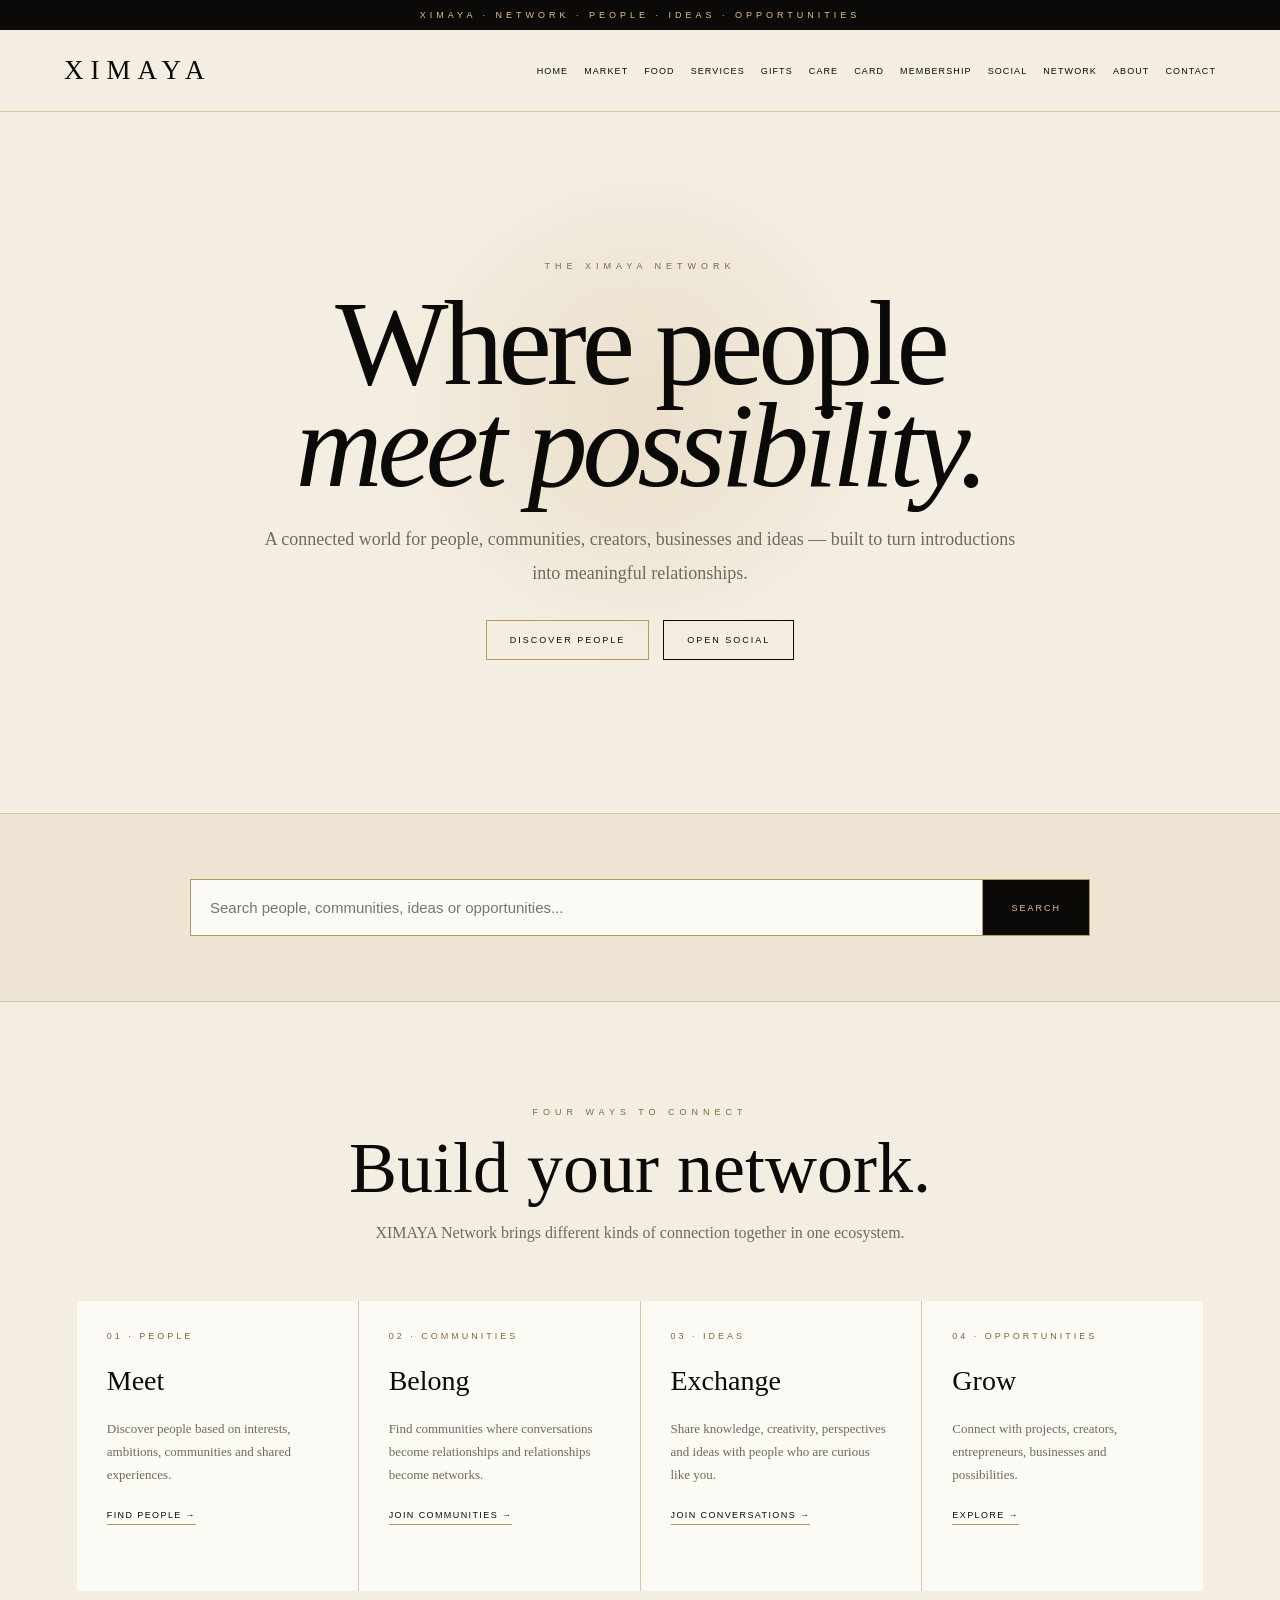
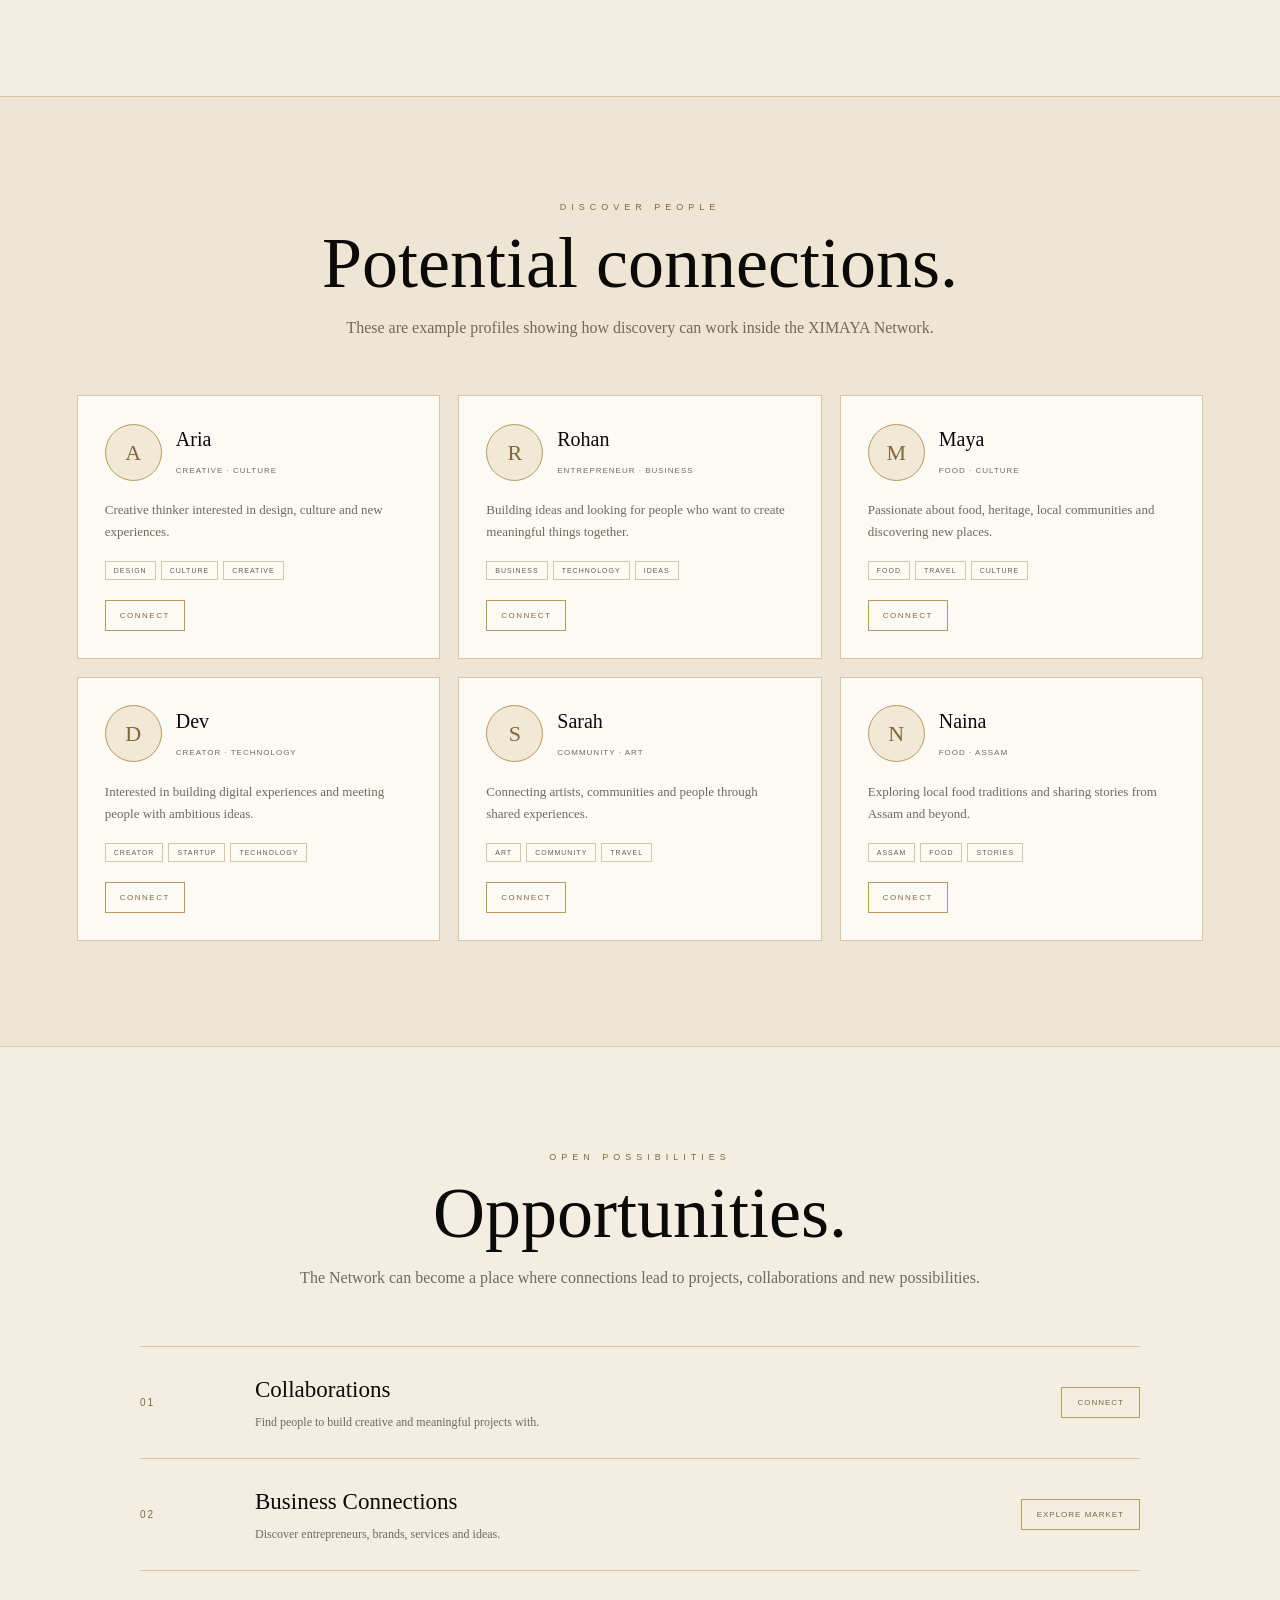
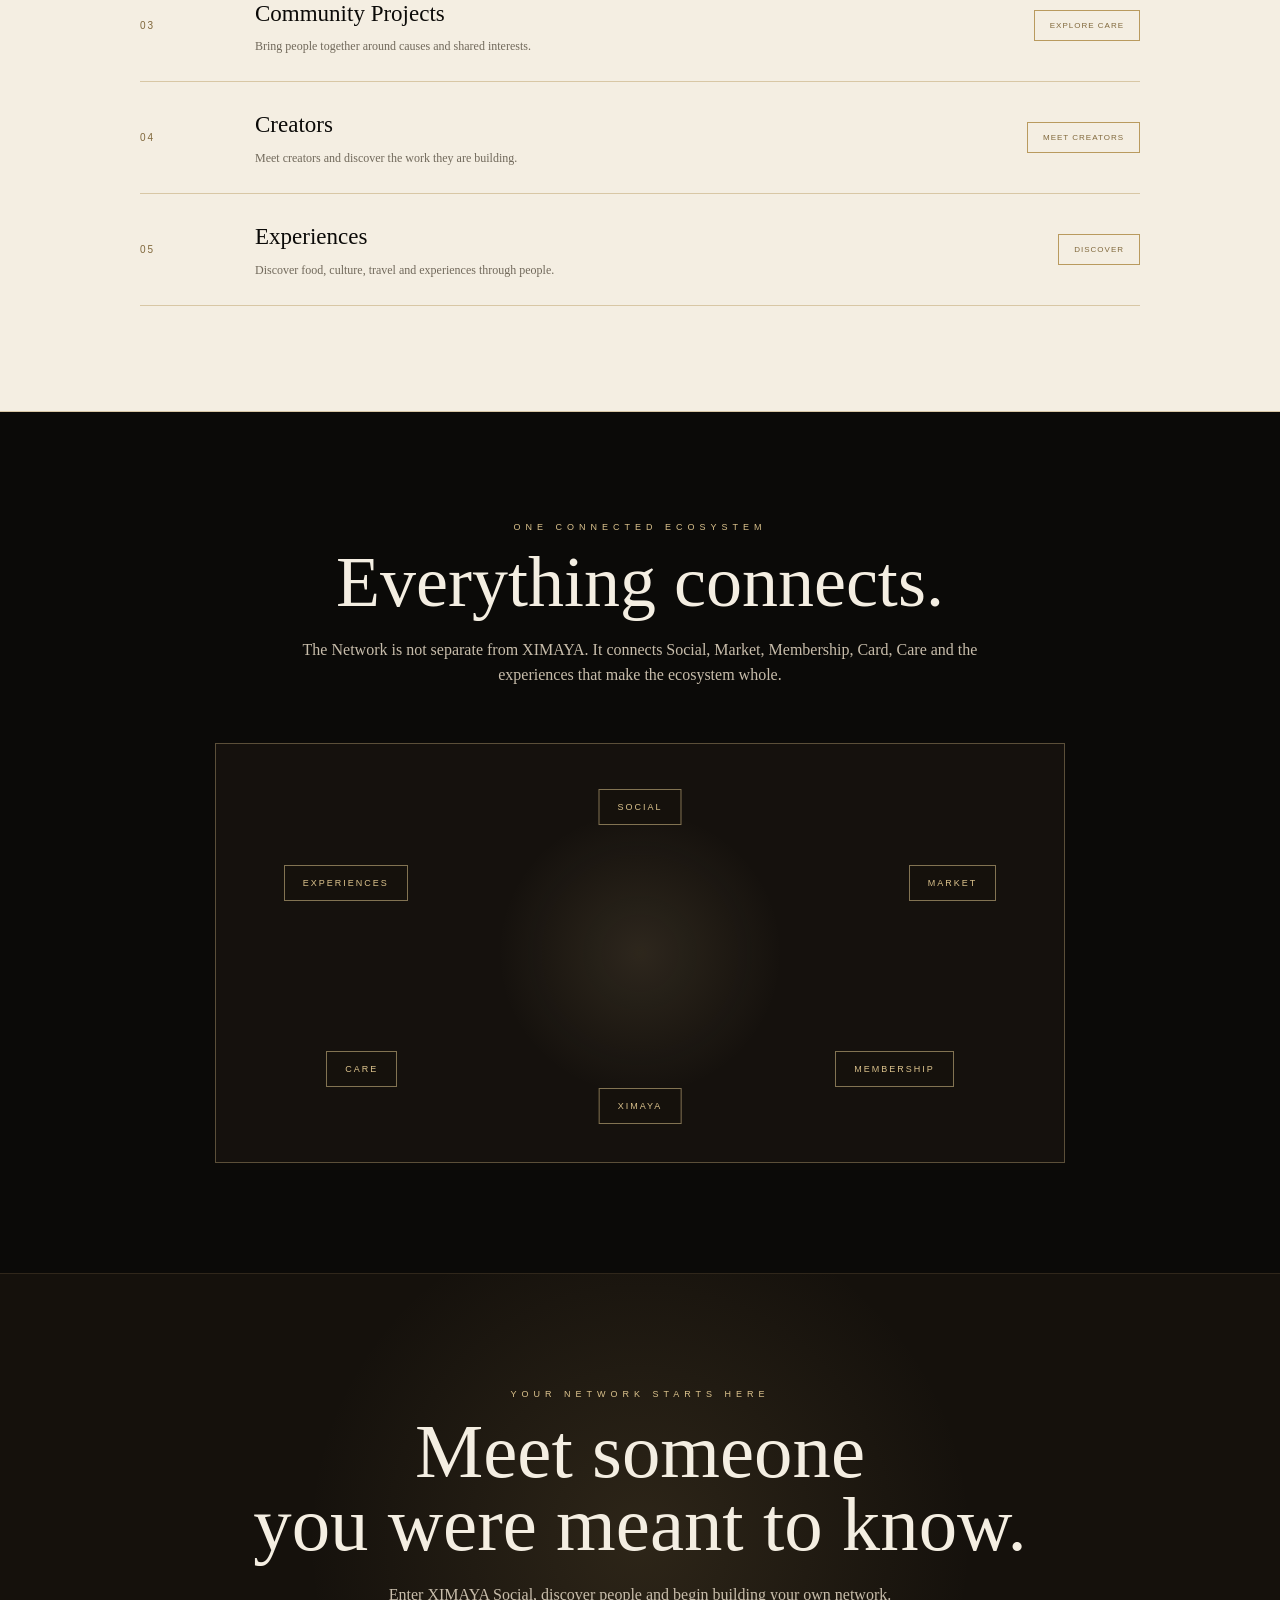
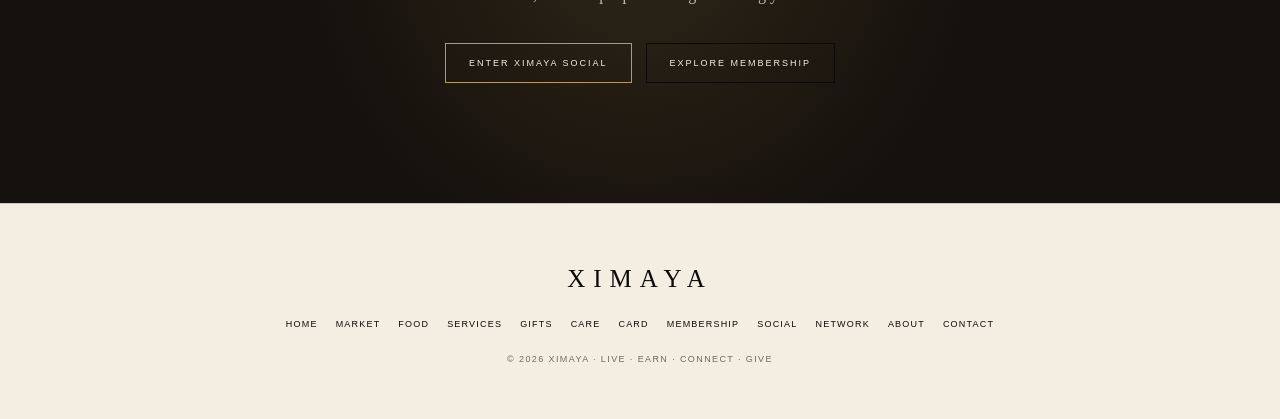
<file: network.html>
<!DOCTYPE html>
<html lang="en">
<head>
<meta charset="UTF-8">
<meta name="viewport" content="width=device-width, initial-scale=1.0">
<title>XIMAYA Network — People. Ideas. Opportunities.</title>
<meta name="description" content="XIMAYA Network — connect people, communities, creators, businesses and opportunities.">

<style>
:root{
  --black:#0b0a08;
  --deep:#15110c;
  --cream:#f4eee2;
  --ivory:#fcfaf5;
  --gold:#b99a5e;
  --gold2:#dcc38d;
  --line:#d8c7a5;
  --muted:#71695b;
  --soft:#ebe1cf;
}
*{box-sizing:border-box}
html{scroll-behavior:smooth}
body{
  margin:0;
  background:var(--cream);
  color:var(--black);
  font-family:Georgia,"Times New Roman",serif;
  line-height:1.6;
}
a{text-decoration:none;color:inherit}

.topbar{
  background:var(--black);
  color:var(--gold2);
  text-align:center;
  padding:10px;
  font:9px Arial,sans-serif;
  letter-spacing:4px;
  text-transform:uppercase;
}

.nav{
  position:sticky;
  top:0;
  z-index:100;
  display:flex;
  justify-content:space-between;
  align-items:center;
  padding:19px 5%;
  background:#f4eee2ed;
  backdrop-filter:blur(18px);
  border-bottom:1px solid var(--line);
}
.logo{
  font-size:27px;
  letter-spacing:7px;
}
.navlinks{
  display:flex;
  flex-wrap:wrap;
  justify-content:flex-end;
  gap:16px;
  font:9px Arial,sans-serif;
  letter-spacing:1.1px;
  text-transform:uppercase;
}
.navlinks a:hover{color:#80683c}

.eyebrow{
  color:#80683c;
  font:9px Arial,sans-serif;
  letter-spacing:5px;
  text-transform:uppercase;
}

.hero{
  min-height:78vh;
  padding:100px 6%;
  display:flex;
  align-items:center;
  justify-content:center;
  text-align:center;
  border-bottom:1px solid var(--line);
  background:
    radial-gradient(circle at 50% 42%,rgba(185,154,94,.19),transparent 34%),
    var(--cream);
}
.hero-inner{max-width:1050px}
.hero h1{
  margin:22px 0;
  font-size:clamp(58px,10vw,120px);
  line-height:.85;
  letter-spacing:-5px;
  font-weight:400;
}
.hero h1 em{font-style:italic}
.hero p{
  max-width:760px;
  margin:25px auto;
  color:var(--muted);
  font-size:18px;
  line-height:1.9;
}
.button{
  display:inline-block;
  margin:5px;
  padding:14px 23px;
  border:1px solid var(--black);
  background:transparent;
  font:9px Arial,sans-serif;
  letter-spacing:2px;
  text-transform:uppercase;
  transition:.3s;
}
.button:hover{
  background:var(--black);
  color:var(--cream);
}
.button.gold{border-color:var(--gold)}
.button.gold:hover{
  background:var(--gold);
  color:var(--black);
}


/* SEARCH */

.search-section{
  padding:65px 6%;
  background:#eee5d5;
  border-bottom:1px solid var(--line);
}
.search-box{
  max-width:900px;
  margin:auto;
  display:flex;
  border:1px solid var(--gold);
  background:var(--ivory);
}
.search-box input{
  flex:1;
  min-width:0;
  padding:19px;
  border:0;
  outline:0;
  background:transparent;
  font-size:15px;
}
.search-box button{
  border:0;
  border-left:1px solid var(--gold);
  background:var(--black);
  color:var(--gold2);
  padding:0 28px;
  cursor:pointer;
  font:9px Arial,sans-serif;
  letter-spacing:2px;
  text-transform:uppercase;
}


/* CONNECTION TYPES */

.connections{
  padding:105px 6%;
  border-bottom:1px solid var(--line);
}
.heading{
  max-width:800px;
  margin:0 auto 55px;
  text-align:center;
}
.heading h2{
  margin:15px 0;
  font-size:clamp(45px,6vw,72px);
  line-height:1;
  font-weight:400;
}
.heading p{
  color:var(--muted);
  font-size:16px;
}
.connection-grid{
  max-width:1200px;
  margin:auto;
  display:grid;
  grid-template-columns:repeat(4,1fr);
  gap:1px;
  background:var(--line);
}
.connection{
  min-height:290px;
  padding:30px;
  background:var(--ivory);
  transition:.3s;
}
.connection:hover{
  transform:translateY(-5px);
  background:#f8f0df;
}
.number{
  color:#80683c;
  font:9px Arial,sans-serif;
  letter-spacing:3px;
}
.connection h3{
  margin:18px 0 8px;
  font-size:28px;
  font-weight:400;
}
.connection p{
  color:var(--muted);
  font-size:13px;
  line-height:1.8;
}
.connection a{
  display:inline-block;
  margin-top:10px;
  padding-bottom:4px;
  border-bottom:1px solid var(--gold);
  font:9px Arial,sans-serif;
  letter-spacing:1.4px;
  text-transform:uppercase;
}


/* PEOPLE */

.people{
  padding:105px 6%;
  background:#eee5d5;
  border-bottom:1px solid var(--line);
}
.people-grid{
  max-width:1150px;
  margin:auto;
  display:grid;
  grid-template-columns:repeat(3,1fr);
  gap:18px;
}
.person{
  background:var(--ivory);
  border:1px solid var(--line);
  padding:27px;
}
.person-top{
  display:flex;
  gap:14px;
  align-items:center;
}
.avatar{
  width:57px;
  height:57px;
  border-radius:50%;
  border:1px solid var(--gold);
  background:#f2e8d6;
  display:flex;
  align-items:center;
  justify-content:center;
  color:#80683c;
  font-size:22px;
  flex:none;
}
.person h3{
  margin:0;
  font-size:20px;
  font-weight:400;
}
.person small{
  color:var(--muted);
  font:8px Arial,sans-serif;
  letter-spacing:1px;
}
.person p{
  color:var(--muted);
  font-size:13px;
  line-height:1.7;
  margin:18px 0;
}
.tags{
  display:flex;
  flex-wrap:wrap;
  gap:5px;
}
.tag{
  padding:5px 8px;
  border:1px solid var(--line);
  color:#665d50;
  font:7px Arial,sans-serif;
  letter-spacing:1px;
  text-transform:uppercase;
}
.connect{
  margin-top:20px;
  border:1px solid var(--gold);
  background:transparent;
  padding:10px 14px;
  color:#80683c;
  cursor:pointer;
  font:8px Arial,sans-serif;
  letter-spacing:1.5px;
  text-transform:uppercase;
}
.connect:hover{
  background:var(--gold);
  color:var(--black);
}


/* OPPORTUNITIES */

.opportunities{
  padding:105px 6%;
  border-bottom:1px solid var(--line);
}
.opportunity-list{
  max-width:1000px;
  margin:auto;
}
.opportunity{
  display:grid;
  grid-template-columns:90px 1fr auto;
  gap:25px;
  align-items:center;
  padding:25px 0;
  border-bottom:1px solid var(--line);
}
.opportunity:first-child{
  border-top:1px solid var(--line);
}
.opportunity-number{
  color:#80683c;
  font:10px Arial,sans-serif;
  letter-spacing:2px;
}
.opportunity h3{
  margin:0 0 5px;
  font-size:23px;
  font-weight:400;
}
.opportunity p{
  margin:0;
  color:var(--muted);
  font-size:12px;
}
.opportunity a{
  padding:10px 15px;
  border:1px solid var(--gold);
  color:#80683c;
  font:8px Arial,sans-serif;
  letter-spacing:1px;
  text-transform:uppercase;
}


/* NETWORK MAP */

.map-section{
  padding:110px 6%;
  background:var(--black);
  color:var(--cream);
  border-bottom:1px solid #30271b;
}
.map-inner{
  max-width:1050px;
  margin:auto;
  text-align:center;
}
.map-inner .eyebrow{color:var(--gold2)}
.map-inner h2{
  margin:16px 0;
  font-size:clamp(45px,6vw,72px);
  line-height:.95;
  font-weight:400;
}
.map-inner > p{
  max-width:700px;
  margin:20px auto 55px;
  color:#c8bdab;
}
.network-map{
  position:relative;
  max-width:850px;
  min-height:420px;
  margin:auto;
  border:1px solid rgba(220,195,141,.35);
  background:
    radial-gradient(circle at center,rgba(220,195,141,.12),transparent 30%),
    #15110d;
  display:flex;
  align-items:center;
  justify-content:center;
}
.node{
  position:absolute;
  padding:12px 18px;
  border:1px solid rgba(220,195,141,.55);
  color:var(--gold2);
  background:#15110de8;
  font:9px Arial,sans-serif;
  letter-spacing:2px;
  text-transform:uppercase;
}
.node.center{
  position:relative;
  padding:27px 35px;
  border-color:var(--gold);
  font-family:Georgia,serif;
  font-size:25px;
  letter-spacing:5px;
}
.n1{top:45px;left:50%;transform:translateX(-50%)}
.n2{right:8%;top:29%}
.n3{right:13%;bottom:18%}
.n4{bottom:38px;left:50%;transform:translateX(-50%)}
.n5{left:13%;bottom:18%}
.n6{left:8%;top:29%}


/* JOIN */

.join{
  padding:115px 6%;
  text-align:center;
  background:
    radial-gradient(circle at center,rgba(185,154,94,.15),transparent 48%),
    var(--deep);
  color:var(--cream);
}
.join .eyebrow{color:var(--gold2)}
.join h2{
  max-width:850px;
  margin:17px auto;
  font-size:clamp(45px,6vw,78px);
  line-height:.95;
  font-weight:400;
}
.join p{
  max-width:650px;
  margin:20px auto 30px;
  color:#c8bdab;
}

footer{
  padding:55px 6%;
  text-align:center;
  border-top:1px solid var(--line);
}
.footer-logo{
  font-size:25px;
  letter-spacing:8px;
}
.footer-links{
  display:flex;
  flex-wrap:wrap;
  justify-content:center;
  gap:18px;
  margin-top:20px;
  font:9px Arial,sans-serif;
  letter-spacing:1.2px;
  text-transform:uppercase;
}
.footer-links a:hover{color:#80683c}
.copy{
  margin-top:25px;
  color:var(--muted);
  font:9px Arial,sans-serif;
  letter-spacing:1.4px;
}

@media(max-width:1050px){
  .navlinks{display:none}
  .connection-grid{grid-template-columns:repeat(2,1fr)}
}
@media(max-width:800px){
  .people-grid{grid-template-columns:1fr}
  .opportunity{
    grid-template-columns:55px 1fr;
  }
  .opportunity a{
    grid-column:2;
    width:max-content;
  }
}
@media(max-width:650px){
  .connection-grid{grid-template-columns:1fr}
  .hero h1{
    font-size:57px;
    letter-spacing:-3px;
  }
  .search-box{
    display:block;
  }
  .search-box button{
    width:100%;
    min-height:48px;
    border-left:0;
    border-top:1px solid var(--gold);
  }
  .network-map{
    min-height:500px;
  }
  .n2{right:2%;top:25%}
  .n3{right:3%;bottom:16%}
  .n5{left:3%;bottom:16%}
  .n6{left:2%;top:25%}
}
</style>
</head>

<body>

<div class="topbar">
XIMAYA · NETWORK · PEOPLE · IDEAS · OPPORTUNITIES
</div>

<nav class="nav">

<a class="logo" href="index.html">XIMAYA</a>

<div class="navlinks">
<a href="index.html">Home</a>
<a href="market.html">Market</a>
<a href="food.html">Food</a>
<a href="services.html">Services</a>
<a href="gifts.html">Gifts</a>
<a href="care.html">Care</a>
<a href="card.html">Card</a>
<a href="membership.html">Membership</a>
<a href="social.html">Social</a>
<a href="network.html">Network</a>
<a href="about.html">About</a>
<a href="contact.html">Contact</a>
</div>

</nav>


<section class="hero">

<div class="hero-inner">

<div class="eyebrow">
The XIMAYA Network
</div>

<h1>
Where people<br>
<em>meet possibility.</em>
</h1>

<p>
A connected world for people, communities, creators,
businesses and ideas — built to turn introductions
into meaningful relationships.
</p>

<a class="button gold" href="#people">
Discover People
</a>

<a class="button" href="social.html">
Open Social
</a>

</div>

</section>


<section class="search-section">

<div class="search-box">

<input
id="networkSearch"
type="search"
placeholder="Search people, communities, ideas or opportunities..."
oninput="filterNetwork()"
>

<button onclick="filterNetwork()">
Search
</button>

</div>

</section>


<section class="connections">

<div class="heading">

<div class="eyebrow">
Four Ways To Connect
</div>

<h2>
Build your network.
</h2>

<p>
XIMAYA Network brings different kinds of connection
together in one ecosystem.
</p>

</div>


<div class="connection-grid">

<div class="connection">

<div class="number">01 · PEOPLE</div>

<h3>Meet</h3>

<p>
Discover people based on interests, ambitions,
communities and shared experiences.
</p>

<a href="#people">Find People →</a>

</div>


<div class="connection">

<div class="number">02 · COMMUNITIES</div>

<h3>Belong</h3>

<p>
Find communities where conversations become
relationships and relationships become networks.
</p>

<a href="social.html#communities">Join Communities →</a>

</div>


<div class="connection">

<div class="number">03 · IDEAS</div>

<h3>Exchange</h3>

<p>
Share knowledge, creativity, perspectives and
ideas with people who are curious like you.
</p>

<a href="social.html">Join Conversations →</a>

</div>


<div class="connection">

<div class="number">04 · OPPORTUNITIES</div>

<h3>Grow</h3>

<p>
Connect with projects, creators, entrepreneurs,
businesses and possibilities.
</p>

<a href="#opportunities">Explore →</a>

</div>

</div>

</section>


<section class="people" id="people">

<div class="heading">

<div class="eyebrow">
Discover People
</div>

<h2>
Potential connections.
</h2>

<p>
These are example profiles showing how discovery can work
inside the XIMAYA Network.
</p>

</div>


<div class="people-grid" id="peopleGrid">


<div class="person" data-search="aria design creative culture">
<div class="person-top">
<div class="avatar">A</div>
<div>
<h3>Aria</h3>
<small>CREATIVE · CULTURE</small>
</div>
</div>
<p>
Creative thinker interested in design, culture and
new experiences.
</p>
<div class="tags">
<span class="tag">Design</span>
<span class="tag">Culture</span>
<span class="tag">Creative</span>
</div>
<button class="connect" onclick="connectPerson(this)">
Connect
</button>
</div>


<div class="person" data-search="rohan entrepreneur business technology">
<div class="person-top">
<div class="avatar">R</div>
<div>
<h3>Rohan</h3>
<small>ENTREPRENEUR · BUSINESS</small>
</div>
</div>
<p>
Building ideas and looking for people who want to
create meaningful things together.
</p>
<div class="tags">
<span class="tag">Business</span>
<span class="tag">Technology</span>
<span class="tag">Ideas</span>
</div>
<button class="connect" onclick="connectPerson(this)">
Connect
</button>
</div>


<div class="person" data-search="maya food culture travel">
<div class="person-top">
<div class="avatar">M</div>
<div>
<h3>Maya</h3>
<small>FOOD · CULTURE</small>
</div>
</div>
<p>
Passionate about food, heritage, local communities
and discovering new places.
</p>
<div class="tags">
<span class="tag">Food</span>
<span class="tag">Travel</span>
<span class="tag">Culture</span>
</div>
<button class="connect" onclick="connectPerson(this)">
Connect
</button>
</div>


<div class="person" data-search="dev creator technology startup">
<div class="person-top">
<div class="avatar">D</div>
<div>
<h3>Dev</h3>
<small>CREATOR · TECHNOLOGY</small>
</div>
</div>
<p>
Interested in building digital experiences and meeting
people with ambitious ideas.
</p>
<div class="tags">
<span class="tag">Creator</span>
<span class="tag">Startup</span>
<span class="tag">Technology</span>
</div>
<button class="connect" onclick="connectPerson(this)">
Connect
</button>
</div>


<div class="person" data-search="sarah community art travel">
<div class="person-top">
<div class="avatar">S</div>
<div>
<h3>Sarah</h3>
<small>COMMUNITY · ART</small>
</div>
</div>
<p>
Connecting artists, communities and people through
shared experiences.
</p>
<div class="tags">
<span class="tag">Art</span>
<span class="tag">Community</span>
<span class="tag">Travel</span>
</div>
<button class="connect" onclick="connectPerson(this)">
Connect
</button>
</div>


<div class="person" data-search="naina food creator assam">
<div class="person-top">
<div class="avatar">N</div>
<div>
<h3>Naina</h3>
<small>FOOD · ASSAM</small>
</div>
</div>
<p>
Exploring local food traditions and sharing stories
from Assam and beyond.
</p>
<div class="tags">
<span class="tag">Assam</span>
<span class="tag">Food</span>
<span class="tag">Stories</span>
</div>
<button class="connect" onclick="connectPerson(this)">
Connect
</button>
</div>

</div>

</section>


<section class="opportunities" id="opportunities">

<div class="heading">

<div class="eyebrow">
Open Possibilities
</div>

<h2>
Opportunities.
</h2>

<p>
The Network can become a place where connections lead
to projects, collaborations and new possibilities.
</p>

</div>


<div class="opportunity-list">

<div class="opportunity">

<div class="opportunity-number">01</div>

<div>
<h3>Collaborations</h3>
<p>Find people to build creative and meaningful projects with.</p>
</div>

<a href="social.html">Connect</a>

</div>


<div class="opportunity">

<div class="opportunity-number">02</div>

<div>
<h3>Business Connections</h3>
<p>Discover entrepreneurs, brands, services and ideas.</p>
</div>

<a href="market.html">Explore Market</a>

</div>


<div class="opportunity">

<div class="opportunity-number">03</div>

<div>
<h3>Community Projects</h3>
<p>Bring people together around causes and shared interests.</p>
</div>

<a href="care.html">Explore Care</a>

</div>


<div class="opportunity">

<div class="opportunity-number">04</div>

<div>
<h3>Creators</h3>
<p>Meet creators and discover the work they are building.</p>
</div>

<a href="social.html">Meet Creators</a>

</div>


<div class="opportunity">

<div class="opportunity-number">05</div>

<div>
<h3>Experiences</h3>
<p>Discover food, culture, travel and experiences through people.</p>
</div>

<a href="food.html">Discover</a>

</div>

</div>

</section>


<section class="map-section">

<div class="map-inner">

<div class="eyebrow">
One Connected Ecosystem
</div>

<h2>
Everything connects.
</h2>

<p>
The Network is not separate from XIMAYA. It connects
Social, Market, Membership, Card, Care and the experiences
that make the ecosystem whole.
</p>


<div class="network-map">

<div class="node n1">Social</div>
<div class="node n2">Market</div>
<div class="node n3">Membership</div>
<div class="node n4">XIMAYA</div>
<div class="node n5">Care</div>
<div class="node n6">Experiences</div>

</div>

</div>

</section>


<section class="join">

<div class="eyebrow">
Your Network Starts Here
</div>

<h2>
Meet someone<br>
you were meant to know.
</h2>

<p>
Enter XIMAYA Social, discover people and begin building
your own network.
</p>

<a class="button gold" href="social.html">
Enter XIMAYA Social
</a>

<a class="button" href="membership.html">
Explore Membership
</a>

</section>


<footer>

<div class="footer-logo">
XIMAYA
</div>

<div class="footer-links">
<a href="index.html">Home</a>
<a href="market.html">Market</a>
<a href="food.html">Food</a>
<a href="services.html">Services</a>
<a href="gifts.html">Gifts</a>
<a href="care.html">Care</a>
<a href="card.html">Card</a>
<a href="membership.html">Membership</a>
<a href="social.html">Social</a>
<a href="network.html">Network</a>
<a href="about.html">About</a>
<a href="contact.html">Contact</a>
</div>

<div class="copy">
© 2026 XIMAYA · LIVE · EARN · CONNECT · GIVE
</div>

</footer>


<script>

function connectPerson(button){

  if(button.textContent.trim()==="Connect"){

    button.textContent="Connected";

  }else{

    button.textContent="Connect";

  }

}


function filterNetwork(){

  const query=
    document.getElementById("networkSearch")
    .value
    .toLowerCase()
    .trim();

  const people=
    document.querySelectorAll(".person");

  people.forEach(function(person){

    const text=
      person.dataset.search.toLowerCase();

    if(!query || text.includes(query)){

      person.style.display="block";

    }else{

      person.style.display="none";

    }

  });

}

</script>

</body>
</html>
</file>
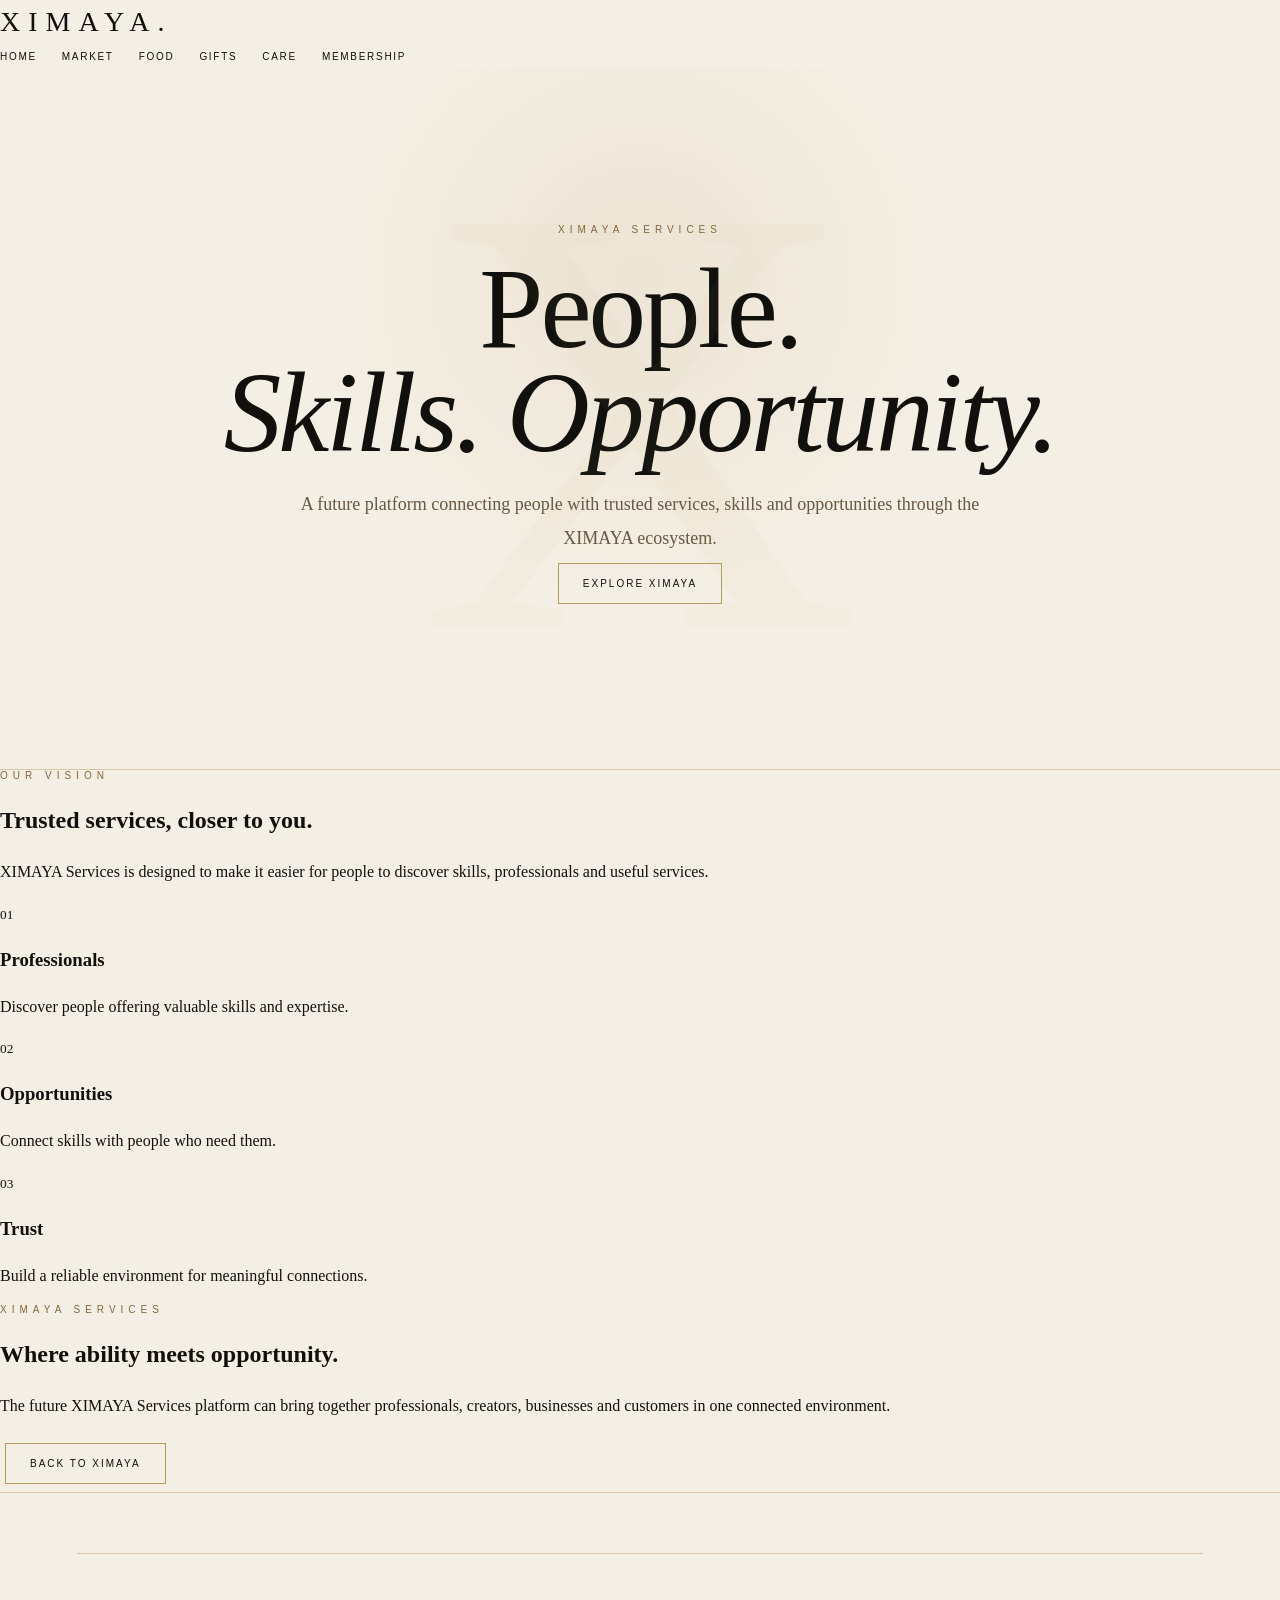
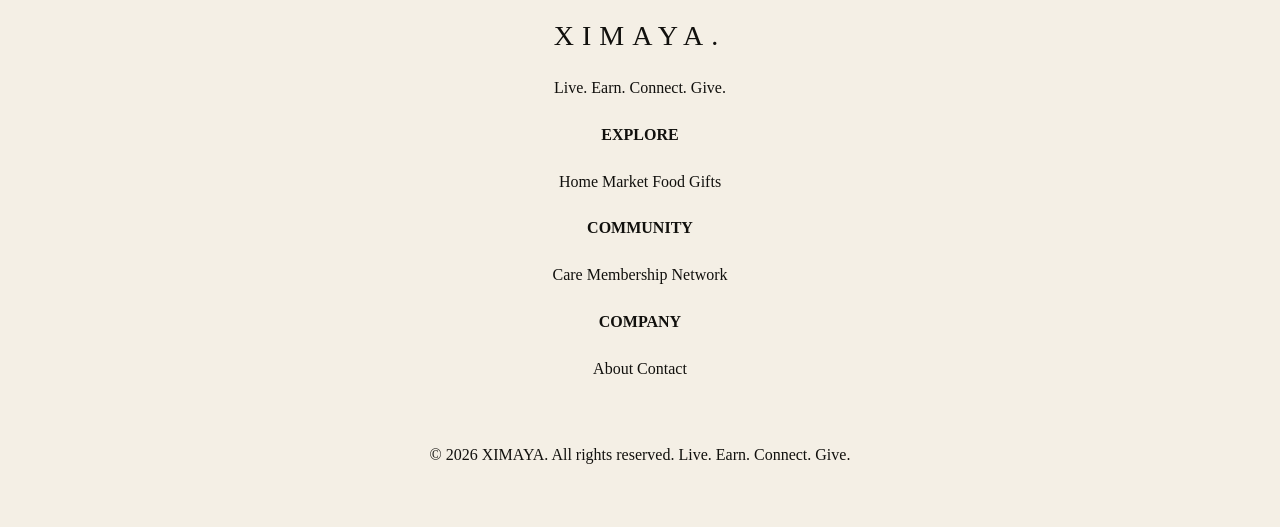
<file: services.html>
<!DOCTYPE html>
<html lang="en">
<head>
<meta charset="UTF-8">
<meta name="viewport" content="width=device-width,initial-scale=1.0">
<title>XIMAYA Services</title>
<link rel="stylesheet" href="style.css">
</head>

<body>

<header>
<div class="container">
<nav>
<a class="logo" href="index.html">XIMAYA<span>.</span></a>

<div class="links">
<a href="index.html">Home</a>
<a href="market.html">Market</a>
<a href="food.html">Food</a>
<a href="gifts.html">Gifts</a>
<a href="care.html">Care</a>
<a href="membership.html">Membership</a>
</div>
</nav>
</div>
</header>

<section class="hero">
<div class="container">

<div class="eyebrow">XIMAYA Services</div>

<h1>
People.<br>
<span>Skills. Opportunity.</span>
</h1>

<p>
A future platform connecting people with trusted services,
skills and opportunities through the XIMAYA ecosystem.
</p>

<a class="btn primary" href="index.html">Explore XIMAYA</a>

</div>
</section>

<section class="light">
<div class="container">

<div class="heading">
<div class="eyebrow">Our Vision</div>
<h2>Trusted services, closer to you.</h2>
<p>
XIMAYA Services is designed to make it easier for people to discover
skills, professionals and useful services.
</p>
</div>

<div class="grid">

<div class="card">
<small>01</small>
<div>
<h3>Professionals</h3>
<p>Discover people offering valuable skills and expertise.</p>
</div>
</div>

<div class="card">
<small>02</small>
<div>
<h3>Opportunities</h3>
<p>Connect skills with people who need them.</p>
</div>
</div>

<div class="card">
<small>03</small>
<div>
<h3>Trust</h3>
<p>Build a reliable environment for meaningful connections.</p>
</div>
</div>

</div>
</div>
</section>

<section>
<div class="container">

<div class="panel">

<div class="eyebrow">XIMAYA Services</div>

<h2>
Where ability meets opportunity.
</h2>

<p>
The future XIMAYA Services platform can bring together professionals,
creators, businesses and customers in one connected environment.
</p>

<a class="btn primary" href="index.html">Back to XIMAYA</a>

</div>

</div>
</section>

<footer>
<div class="container">

<div class="footer">

<div>
<div class="logo">XIMAYA<span>.</span></div>
<p>Live. Earn. Connect. Give.</p>
</div>

<div>
<h4>EXPLORE</h4>
<a href="index.html">Home</a>
<a href="market.html">Market</a>
<a href="food.html">Food</a>
<a href="gifts.html">Gifts</a>
</div>

<div>
<h4>COMMUNITY</h4>
<a href="care.html">Care</a>
<a href="membership.html">Membership</a>
<a href="network.html">Network</a>
</div>

<div>
<h4>COMPANY</h4>
<a href="about.html">About</a>
<a href="contact.html">Contact</a>
</div>

</div>

<div class="copy">
<span>© 2026 XIMAYA. All rights reserved.</span>
<span>Live. Earn. Connect. Give.</span>
</div>

</div>
</footer>

</body>
</html>
</file>
<file: style.css>
:root{
  --black:#11100d;
  --deep:#191611;
  --cream:#f4efe5;
  --ivory:#faf7f0;
  --gold:#b89a61;
  --gold-light:#d6bd88;
  --brown:#675844;
  --muted:#766e60;
  --line:#d8c8a6;
  --white:#fffdf8;
}

*{
  box-sizing:border-box;
}

html{
  scroll-behavior:smooth;
}

body{
  margin:0;
  background:var(--cream);
  color:var(--black);
  font-family:Georgia,"Times New Roman",serif;
  line-height:1.6;
}

body,
button,
input,
textarea,
select{
  -webkit-font-smoothing:antialiased;
}

a{
  color:inherit;
  text-decoration:none;
}

img{
  max-width:100%;
  display:block;
}

button{
  font:inherit;
}

::selection{
  background:var(--gold);
  color:var(--black);
}


/* =========================
   TOP BAR
========================= */

.topbar{
  background:var(--black);
  color:var(--gold-light);
  text-align:center;
  padding:11px 20px;
  font:10px Arial,sans-serif;
  letter-spacing:3px;
  text-transform:uppercase;
}


/* =========================
   NAVIGATION
========================= */

.navbar,
.nav{
  position:sticky;
  top:0;
  z-index:1000;
  width:100%;
  display:flex;
  align-items:center;
  justify-content:space-between;
  padding:22px 6%;
  background:rgba(244,239,229,.94);
  backdrop-filter:blur(16px);
  border-bottom:1px solid rgba(184,154,97,.25);
}

.logo,
.brand{
  font-family:Georgia,"Times New Roman",serif;
  font-size:28px;
  letter-spacing:8px;
  white-space:nowrap;
}

.nav-links,
.links{
  display:flex;
  align-items:center;
  gap:25px;
  font:10px Arial,sans-serif;
  letter-spacing:1.7px;
  text-transform:uppercase;
}

.nav-links a,
.links a{
  position:relative;
  padding:6px 0;
}

.nav-links a:after,
.links a:after{
  content:"";
  position:absolute;
  left:0;
  bottom:0;
  width:0;
  height:1px;
  background:var(--gold);
  transition:.3s ease;
}

.nav-links a:hover:after,
.links a:hover:after{
  width:100%;
}


/* =========================
   HERO
========================= */

.hero{
  position:relative;
  overflow:hidden;
  min-height:78vh;
  display:flex;
  align-items:center;
  justify-content:center;
  text-align:center;
  padding:110px 7%;
  background:
    radial-gradient(circle at 50% 30%,rgba(184,154,97,.12),transparent 42%),
    var(--cream);
  border-bottom:1px solid var(--line);
}

.hero:before{
  content:"X";
  position:absolute;
  z-index:0;
  font-size:48vw;
  line-height:.8;
  color:rgba(184,154,97,.045);
  pointer-events:none;
}

.hero-content{
  position:relative;
  z-index:1;
  max-width:1050px;
}

.eyebrow,
.kicker,
.section-label{
  font:10px Arial,sans-serif;
  letter-spacing:5px;
  text-transform:uppercase;
  color:#80683c;
}

.hero h1{
  margin:22px 0;
  font-size:clamp(55px,9vw,125px);
  line-height:.9;
  font-weight:400;
  letter-spacing:-3px;
}

.hero h1 em,
.hero h1 span{
  font-style:italic;
}

.hero p{
  max-width:720px;
  margin:0 auto;
  font-size:18px;
  line-height:1.9;
  color:var(--brown);
}


/* =========================
   BUTTONS
========================= */

.btn,
.button,
.cta{
  display:inline-block;
  margin:8px 5px;
  padding:14px 24px;
  border:1px solid var(--gold);
  background:transparent;
  color:var(--black);
  font:10px Arial,sans-serif;
  letter-spacing:2px;
  text-transform:uppercase;
  cursor:pointer;
  transition:.3s ease;
}

.btn:hover,
.button:hover,
.cta:hover{
  background:var(--black);
  color:var(--cream);
  border-color:var(--black);
}

.btn-dark,
.button-dark,
.cta-dark{
  background:var(--black);
  color:var(--cream);
  border-color:var(--black);
}

.btn-dark:hover,
.button-dark:hover,
.cta-dark:hover{
  background:var(--gold);
  border-color:var(--gold);
  color:var(--black);
}


/* =========================
   SECTIONS
========================= */

section{
  position:relative;
}

.section{
  padding:110px 7%;
  border-bottom:1px solid var(--line);
}

.section-heading{
  max-width:850px;
  margin:0 auto 65px;
  text-align:center;
}

.section-heading h2,
.section-head h2{
  margin:17px 0;
  font-size:clamp(42px,6vw,75px);
  line-height:1;
  font-weight:400;
}

.section-heading p,
.section-head p{
  margin:auto;
  max-width:700px;
  color:var(--muted);
  font-size:17px;
  line-height:1.8;
}


/* =========================
   LUXURY GRID
========================= */

.luxury-grid{
  display:grid;
  grid-template-columns:repeat(4,1fr);
  gap:1px;
  background:var(--line);
}

.luxury-card{
  min-height:310px;
  padding:40px 30px;
  background:var(--cream);
  display:flex;
  flex-direction:column;
  justify-content:flex-end;
  transition:.35s ease;
}

.luxury-card:hover{
  background:#eee5d4;
  transform:translateY(-4px);
}

.luxury-card .number{
  font:10px Arial,sans-serif;
  letter-spacing:3px;
  color:#80683c;
}

.luxury-card h3{
  margin:14px 0 10px;
  font-size:29px;
  line-height:1.15;
  font-weight:400;
}

.luxury-card p{
  margin:0;
  color:var(--muted);
  line-height:1.7;
}

.luxury-card a{
  display:inline-block;
  width:max-content;
  margin-top:22px;
  padding-bottom:5px;
  border-bottom:1px solid var(--gold);
  font:10px Arial,sans-serif;
  letter-spacing:2px;
  text-transform:uppercase;
}


/* =========================
   SPLIT SECTIONS
========================= */

.split{
  display:grid;
  grid-template-columns:1fr 1fr;
  gap:90px;
  align-items:center;
}

.split h2{
  margin:15px 0;
  font-size:clamp(42px,6vw,72px);
  line-height:1;
  font-weight:400;
}

.split p{
  color:var(--muted);
  font-size:17px;
  line-height:1.85;
}

.quote{
  border-left:1px solid var(--gold);
  padding-left:35px;
}

.quote p{
  margin:0;
  color:var(--black);
  font-size:25px;
  line-height:1.5;
}


/* =========================
   DARK LUXURY SECTION
========================= */

.dark-section{
  background:var(--black);
  color:var(--cream);
  padding:110px 7%;
}

.dark-section .eyebrow{
  color:var(--gold-light);
}

.dark-section p{
  color:#c9bfad;
}

.dark-section .luxury-card{
  background:#1b1813;
  color:var(--cream);
  border:1px solid rgba(184,154,97,.22);
}

.dark-section .luxury-card:hover{
  background:#242018;
}


/* =========================
   SOCIAL / NETWORK
========================= */

.social-shell{
  max-width:1200px;
  margin:auto;
}

.social-layout{
  display:grid;
  grid-template-columns:250px 1fr 280px;
  gap:20px;
  align-items:start;
}

.social-panel{
  background:var(--ivory);
  border:1px solid var(--line);
  padding:25px;
}

.social-panel h3{
  margin-top:0;
  font-weight:400;
  font-size:22px;
}

.social-menu{
  display:flex;
  flex-direction:column;
  gap:4px;
}

.social-menu a{
  padding:11px 8px;
  font:11px Arial,sans-serif;
  letter-spacing:1px;
}

.social-menu a:hover{
  background:var(--soft);
}

.profile-card{
  text-align:center;
}

.avatar{
  width:75px;
  height:75px;
  margin:0 auto 15px;
  border-radius:50%;
  background:
    radial-gradient(circle,#d8c49a 0 35%,#8d7549 36% 100%);
  border:3px solid var(--gold);
}

.post{
  background:var(--ivory);
  border:1px solid var(--line);
  padding:28px;
  margin-bottom:18px;
}

.post-head{
  display:flex;
  align-items:center;
  gap:14px;
  margin-bottom:18px;
}

.post-avatar{
  width:45px;
  height:45px;
  border-radius:50%;
  background:var(--soft);
}

.post-name{
  font-weight:bold;
}

.post-meta{
  font:9px Arial,sans-serif;
  color:var(--muted);
  letter-spacing:1px;
}

.post p{
  line-height:1.75;
}

.post-actions{
  display:flex;
  gap:20px;
  margin-top:20px;
  padding-top:15px;
  border-top:1px solid var(--line);
  font:10px Arial,sans-serif;
  letter-spacing:1px;
  text-transform:uppercase;
}

.chat-window{
  background:var(--ivory);
  border:1px solid var(--line);
  min-height:500px;
  display:flex;
  flex-direction:column;
}

.chat-header{
  padding:18px 22px;
  border-bottom:1px solid var(--line);
}

.chat-messages{
  flex:1;
  padding:25px;
}

.message{
  max-width:75%;
  padding:12px 15px;
  margin:8px 0;
  background:var(--soft);
  font-size:14px;
}

.message.mine{
  margin-left:auto;
  background:var(--black);
  color:var(--cream);
}

.chat-input{
  display:flex;
  border-top:1px solid var(--line);
}

.chat-input input{
  flex:1;
  border:0;
  padding:16px;
  background:transparent;
  outline:none;
}

.chat-input button{
  border:0;
  background:var(--black);
  color:var(--cream);
  padding:0 20px;
}


/* =========================
   FOOTER
========================= */

footer,
.footer{
  padding:60px 6%;
  text-align:center;
  background:var(--cream);
  border-top:1px solid var(--line);
}

.footer-logo{
  font-size:25px;
  letter-spacing:7px;
  margin-bottom:22px;
}

.footer-nav{
  display:flex;
  justify-content:center;
  flex-wrap:wrap;
  gap:24px;
  font:10px Arial,sans-serif;
  letter-spacing:1.6px;
  text-transform:uppercase;
}

.footer-nav a:hover{
  color:#80683c;
}

.copyright{
  margin-top:28px;
  color:var(--muted);
  font:9px Arial,sans-serif;
  letter-spacing:2px;
}


/* =========================
   MOBILE
========================= */

@media(max-width:1050px){

  .luxury-grid{
    grid-template-columns:repeat(2,1fr);
  }

  .social-layout{
    grid-template-columns:1fr;
  }

}

@media(max-width:800px){

  .navbar,
  .nav{
    padding:19px 5%;
  }

  .nav-links,
  .links{
    display:none;
  }

  .logo,
  .brand{
    font-size:24px;
    letter-spacing:6px;
  }

  .hero{
    min-height:75vh;
    padding:80px 6%;
  }

  .hero h1{
    font-size:58px;
    letter-spacing:-2px;
  }

  .section{
    padding:80px 6%;
  }

  .split{
    grid-template-columns:1fr;
    gap:40px;
  }

  .quote{
    padding-left:22px;
  }

}

@media(max-width:550px){

  .luxury-grid{
    grid-template-columns:1fr;
  }

  .luxury-card{
    min-height:260px;
  }

  .hero h1{
    font-size:50px;
  }

  .footer-nav{
    gap:14px;
  }

}
</file>
